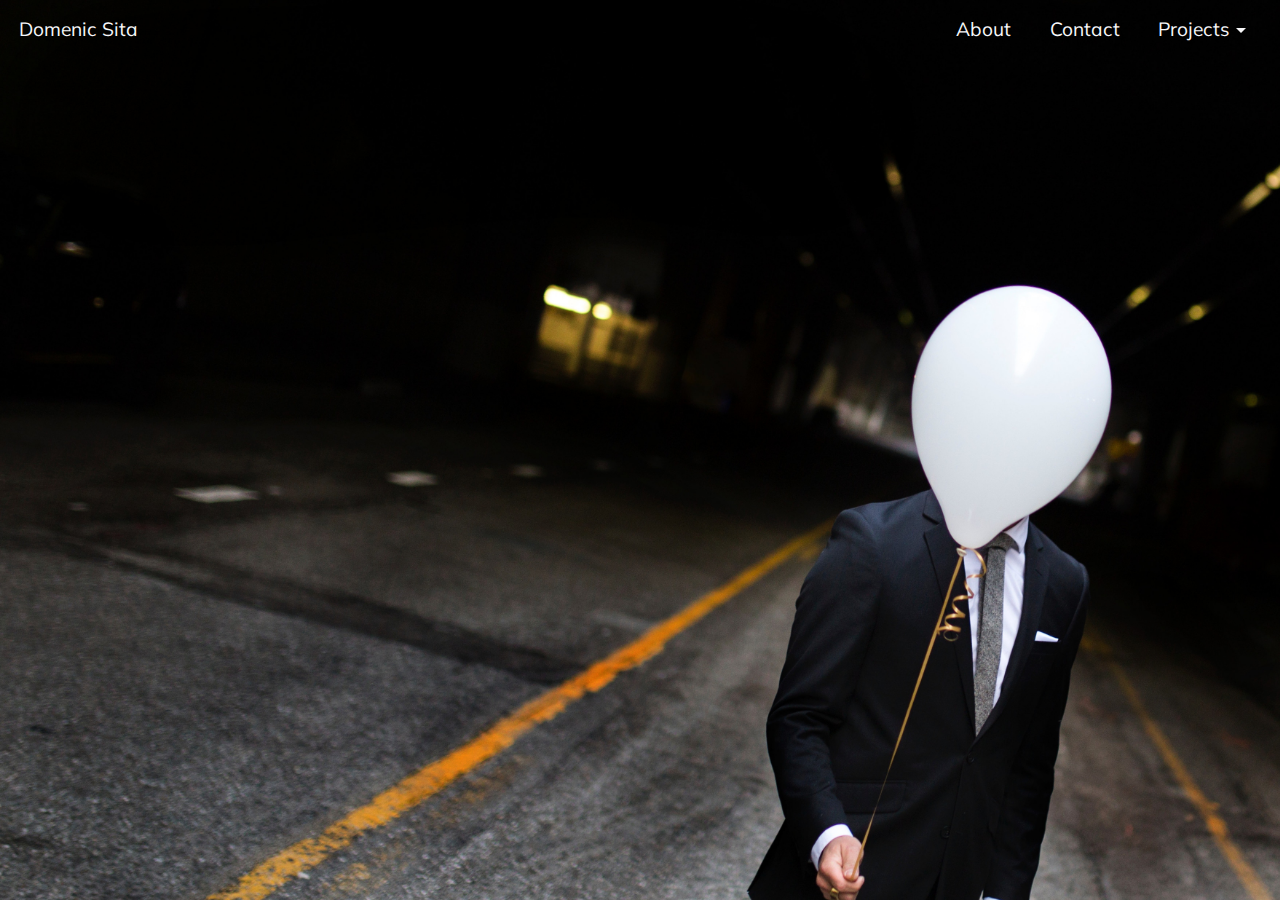
<file: index.html>
<!DOCTYPE html>
<html lang="en">
  <head>
    <meta charset="utf-8">
    <meta http-equiv="X-UA-Compatible" content="IE=edge">
    <link rel="icon" type="image/png" href="img/favicon-32x32.png">
    <meta name="viewport" content="width=device-width, initial-scale=1">
    <title>Domenic Sita</title>
    <link rel="stylesheet" href="css/main.css">

  </head>

  <body>
    <div id="main-page-bg">
        <div class="container-fluid">
            <div class="row justify-content-between">
                <div class="col">
                    <div class="row">
                        <a class="nav-link" href="index.html" id="sitename">Domenic Sita</a>
                    </div>
                </div>

                <div class="col">
                    <ul class="nav nav-pills justify-content-end">
                        <li class="nav-item">
                          <a class="nav-link" data-toggle="modal" data-target="#about"  href="#">About</a>
                        </li>
                        <li class="nav-item">
                            <a class="nav-link" data-toggle="modal" data-target="#contact-form"  href="#">Contact</a>
                        </li>
                        <li class="nav-item dropdown">
                          <a class="nav-link dropdown-toggle" data-toggle="dropdown" href="#" role="button" aria-haspopup="true" aria-expanded="false">Projects</a>
                          <div class="dropdown-menu">
                              <a class="dropdown-item" href="#" id="connect-open">Connect 4</a>
                              <a class="dropdown-item" href="#" id="calc-open">Calculator</a>
                              <a class="dropdown-item" href="eb.html" >Explodi-ball</a>
                          </div>
                        </li>
                    </ul>
                </div>
            </div>


        </div>
      <!-- Main Navigation -->
      <div class="container" >
        <!-- Calculator container -->
        <div class="container" id="calculator" style="display:none;">
          <div class="row justify-content-start">
            <a class="btn btn-danger" id="calc-close">X</a>

            <div class="container" id="clc-cnt">
              <div class="row">
                <div class="col-6">
                  <div><table>
                    <tr colspan="4"><div id="display"></div></tr>
                    <tr>    <td><button class="btn btn-secondary btn-lg" type="button" onclick="push('+')">+</button></td>
                       <td><button class="btn btn-secondary btn-lg" type="button" onclick="push(1)">1</button></td>
                       <td><button class="btn btn-secondary btn-lg" type="button" onclick="push(2)">2</button></td>
                       <td><button class="btn btn-secondary btn-lg" type="button" onclick="push(3)">3</button></td>
                       <td><button class="btn btn-secondary btn-lg" type="button" onclick="removeLast()">&larr;</button></td>
                    </tr><tr>
                       <td><button class="btn btn-secondary btn-lg" type="button" onclick="push('-')">-</button></td>
                       <td><button class="btn btn-secondary btn-lg" type="button" onclick="push(4)">4</button></td>
                       <td><button class="btn btn-secondary btn-lg" type="button" onclick="push(5)">5</button></td>
                       <td><button class="btn btn-secondary btn-lg" type="button" onclick="push(6)">6</button></td>
                    </tr><tr>
                       <td><button class="btn btn-secondary btn-lg" type="button" onclick="push('/')">/</button></td>
                       <td><button class="btn btn-secondary btn-lg" type="button" onclick="push(7)">7</button></td>
                       <td><button class="btn btn-secondary btn-lg" type="button" onclick="push(8)">8</button></td>
                       <td><button class="btn btn-secondary btn-lg" type="button" onclick="push(9)">9</button></td>
                       <td><button class="btn btn-secondary btn-lg" type="button" onclick="clearAll()">clear</button></td>
                    </tr><tr>
                       <td><button class="btn btn-secondary btn-lg" type="button" onclick="push('*')">*</button></td>
                       <td></td>
                       <td><button class="btn btn-secondary btn-lg" type="button" onclick="push(0)">0</button></td>
                       <td></td>
                       <td><button class="btn btn-secondary btn-lg" type="button" onclick="equals()">Enter</button></td>
                    </tr>
                  </table></div>
                  <div class="row justify-content-center">
                      <a href="https://github.com/domsita/Projects/blob/master/Website/calc.js" class="btn btn-outline-primary" target="_blank" id="see-more">Check out the code</a>
                  </div>

                </div>
                <div class="col-6">
                  <div id="result"></div>
                </div>
              </div>
            </div>
          </div>
        </div>
        <!-- End Calculator  -->
        <!-- Connect 4 container -->
        <div class="container" id="connect" style="display:none;">
          <div class="row justify-content-start">
            <a class="btn btn-danger" id="connect-close">X</a>
            <div class="container" id="cnct-cnt">
              <div class="row justify-content-center"><div id="topDisplay"><h1>CONNECT 4</h1></div></div>
              <div class="row justify-content-center"><div id="board"></div></div>
              <div class="row justify-content-center"><button id="newButton" class="btn" onclick="start()">PLAY</button></div>
              <div class="row justify-content-center">
                <a href="https://github.com/domsita/Projects/blob/master/Website/connect.js" class="btn" target="_blank">Check out the code</a>
              </div>
            </div>
          </div>
        </div>
        <!-- End Connect 4  -->
        </div>
      </div>


      <!-- Contact From Modal -->
      <div class="modal fade bd-modal-lg" id="contact-form" tabindex="-1" role="dialog" aria-labelledby="contact-form-modal" aria-hidden="true">
        <div class="modal-dialog modal-lg" role="document">
          <div class="modal-content">
            <div class="modal-header">  <h5 class="modal-title" id="contact-form-modal">Send me a Message.</h5>   </div>
            <div class="modal-body">
              <div class="container-fluid">
                <form action="scripts/sendMail.php" id="contact-form" method="post">


                  <div class="form-group row align-items-center">
                      <!-- name input -->
                      <label class="col-md-1 col-form-label col-form-label" for="name">Name:</label>
                      <div class="col-md-3">
                          <input class="form-control form-control-sm" name="name" type="text" value="" id="name">
                      </div>
                      <!-- email input -->
                      <label class="col-md-1 col-form-label col-form-label" for="email">Email:</label>
                      <div class="col-md-3">
                          <input class="form-control form-control-sm" name="email" type="text" value="" id="email">
                      </div>
                      <!-- phone input -->
                      <label class="col-md-1 col-form-label col-form-label" for="phone">Phone:</label>
                      <div class="col-md-3">
                          <input class="form-control form-control-sm" name="phone" type="tel" value="" id="phone">
                      </div>
                  </div>

                  <div class="form-group row align-items-center">
                    <label for="message" class="form-label">Message:</label>
                    <div class="col-md-7">
                      <textarea class="form-control" name="message" id="message" rows="4" style="width: 100%;"></textarea>
                    </div>

                    <label for="phone-pref" class="col-form-label">You Prefer:</label>
                    <div class="col-md-2">
                        <select class="form-control form-control-sm" name="phone-pref">
                            <option value="email-selected">Email</option>
                            <option value="phone-selected">Phone</option>
                            <option value="either-selected">Either</option>
                        </select>
                    </div>
                  </div>

                  <div class="row justify-content-center">
                      <div id="captchaBox">
                          <div id="submitBox"><input type="submit" id="submitContact" class="btn btn-primary" value="Send Message"></input></div>
                      </div>
                  </div>

                </form>
              </div>
            </div>

            <div class="modal-footer">
              <button type="button" class="btn btn-danger" data-dismiss="modal">Close</button>
            </div>
          </div>
        </div>
      </div><!-- End Contact Form -->

      <!-- About section Modal -->
      <div class="modal fade bd-modal-lg" id="about" tabindex="-1" role="dialog" aria-labelledby="about" aria-hidden="true">
        <div class="modal-dialog modal-lg" role="document">
          <div class="modal-content">
            <div class="modal-header">  <h2 class="modal-title" id="about">Thanks for taking a look at my site!</h2>   </div>
            <div class="modal-body">
              <div class="container-fluid">
                <div class="row justify-content-center">
                  <div class="col-md-3">
                    <img src="img/Dom.jpg" class="img-fluid rounded float-right" alt="ME!">
                  </div>
                  <div class="col-md-7">
                    <div class="row justify-content-center">
                      <p>My name is Domenic and I'm a web/software developer in Missouri.
                        I made this site to showcase some of the projects I've been working on recently and I plan to update it regularly.
                        Be sure to check back to see more of what I've been working on.</p>
                    </div>
                  </div>
                </div>
                <div class="row justify-content-center" id="about-links">
                  <div class="btn-group" role="group" aria-label="...">
                      <a href="/DSitaResume.pdf" class="btn btn-outline-primary">My Resume</a>
                      <a href="http://www.linkedin.com/in/domenic-sita" class="btn btn-outline-primary">LinkedIn</a>
                      <a href="http://github.com/domsita" class="btn btn-outline-primary">GitHub</a>
                      <a href="http://www.hackerrank.com/domsita" class="btn btn-outline-primary">HackerRank</a>
                      <a href="http://www.codewars.com/users/domsita" class="btn btn-outline-primary">CodeWars</a>
                  </div>
                </div>
                <div class="row justify-content-center" id="tech-skills">
                  <div class="col-md-9">
                      <div class="row"><div class="col-2">Strong:</div><div class="col-10">JavaScript, PHP, Python, MySQL</div></div>
                      <div class="row"><div class="col-2">Familiar:</div><div class="col-10">C, C#, Java</div></div>
                      <div class="row"><div class="col-2">Other:</div><div class="col-10">jQuery, WordPress, Bootstrap, SASS, JSON, AJAX, MEAN Stack (MongoDB, Express, Angular 4, Node.js)</div></div>
                      <div class="row"><div class="col-2">Software:</div><div class="col-10">Atom, Visual Studio, Visual Studio Code, Xcode, Adobe CS, Gimp, Dropbox, MAMP, XAMPP, Koala, Scout</div></div>
                  </div>
                </div>
              </div>
            </div>
            <div class="modal-footer">
              <button type="button" class="btn btn-primary" id="aToC">Contact Me</button>
              <button type="button" class="btn btn-danger" data-dismiss="modal">Close</button>
            </div>
          </div>
        </div>
      </div><!-- End Contact Form -->


    </div><!-- Background Image -->

    <script src="bower_components/jquery/dist/jquery.js"></script>
    <script src="bower_components/bootstrap/dist/js/bootstrap.js"></script>
    <script src="scripts/calc.js"></script>
    <script src="scripts/connect.js"></script>
    <script type="text/javascript">
        $('#aToC').click(function () {
          $('#about').modal('hide');
          $('#contact-form').modal('show');
        });

        $('#project-button').on('click', function(){
          $( '#project-links' ).toggle();
        });

        $('#connect-open').on('click', function() {
          $('#calculator').hide();
          $('#connect').toggle();
        });

        $('#connect-close').on('click', function() {
          $('#connect').hide();
        });

        $('#calc-open').on('click', function() {
          $('#connect').hide();
          $('#calculator').toggle();
        });

        $('#calc-close').on('click', function() {
          $('#calculator').hide();
        })

    </script>

  </body>
</html>
</file>
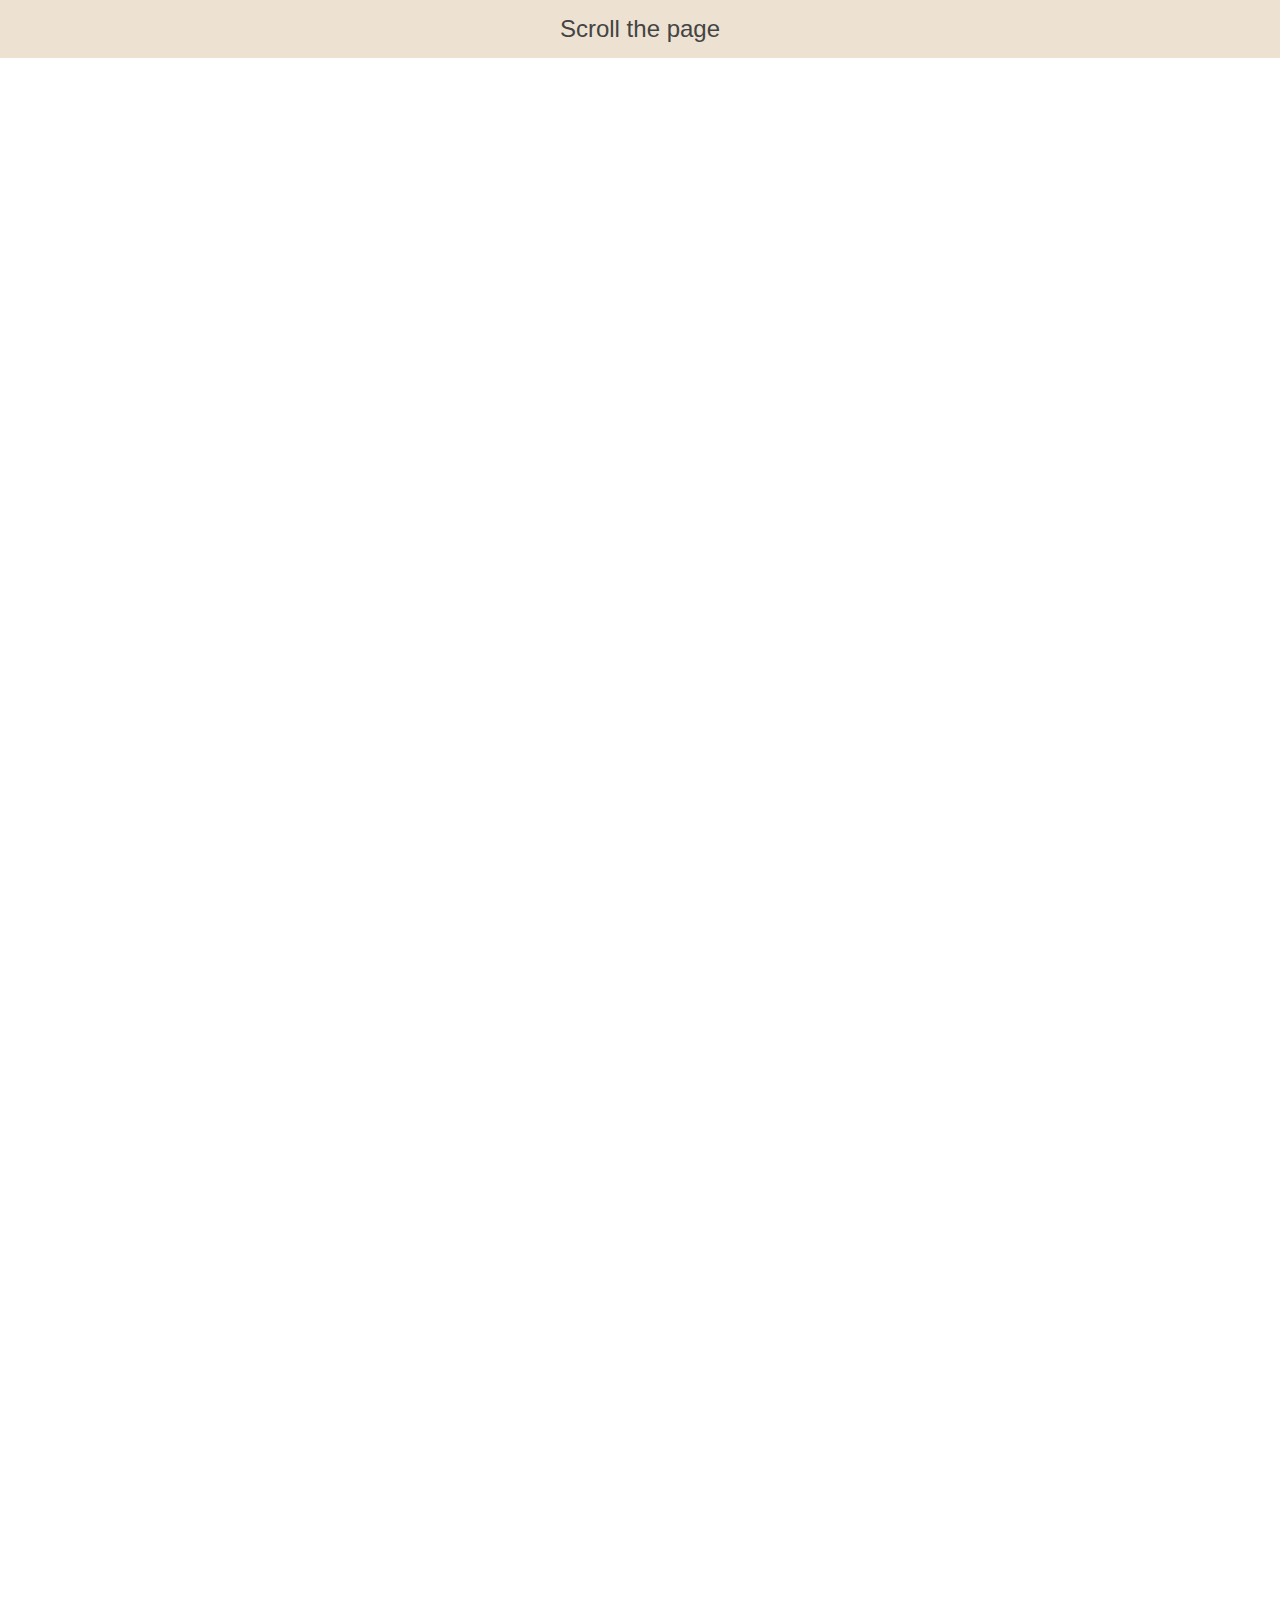
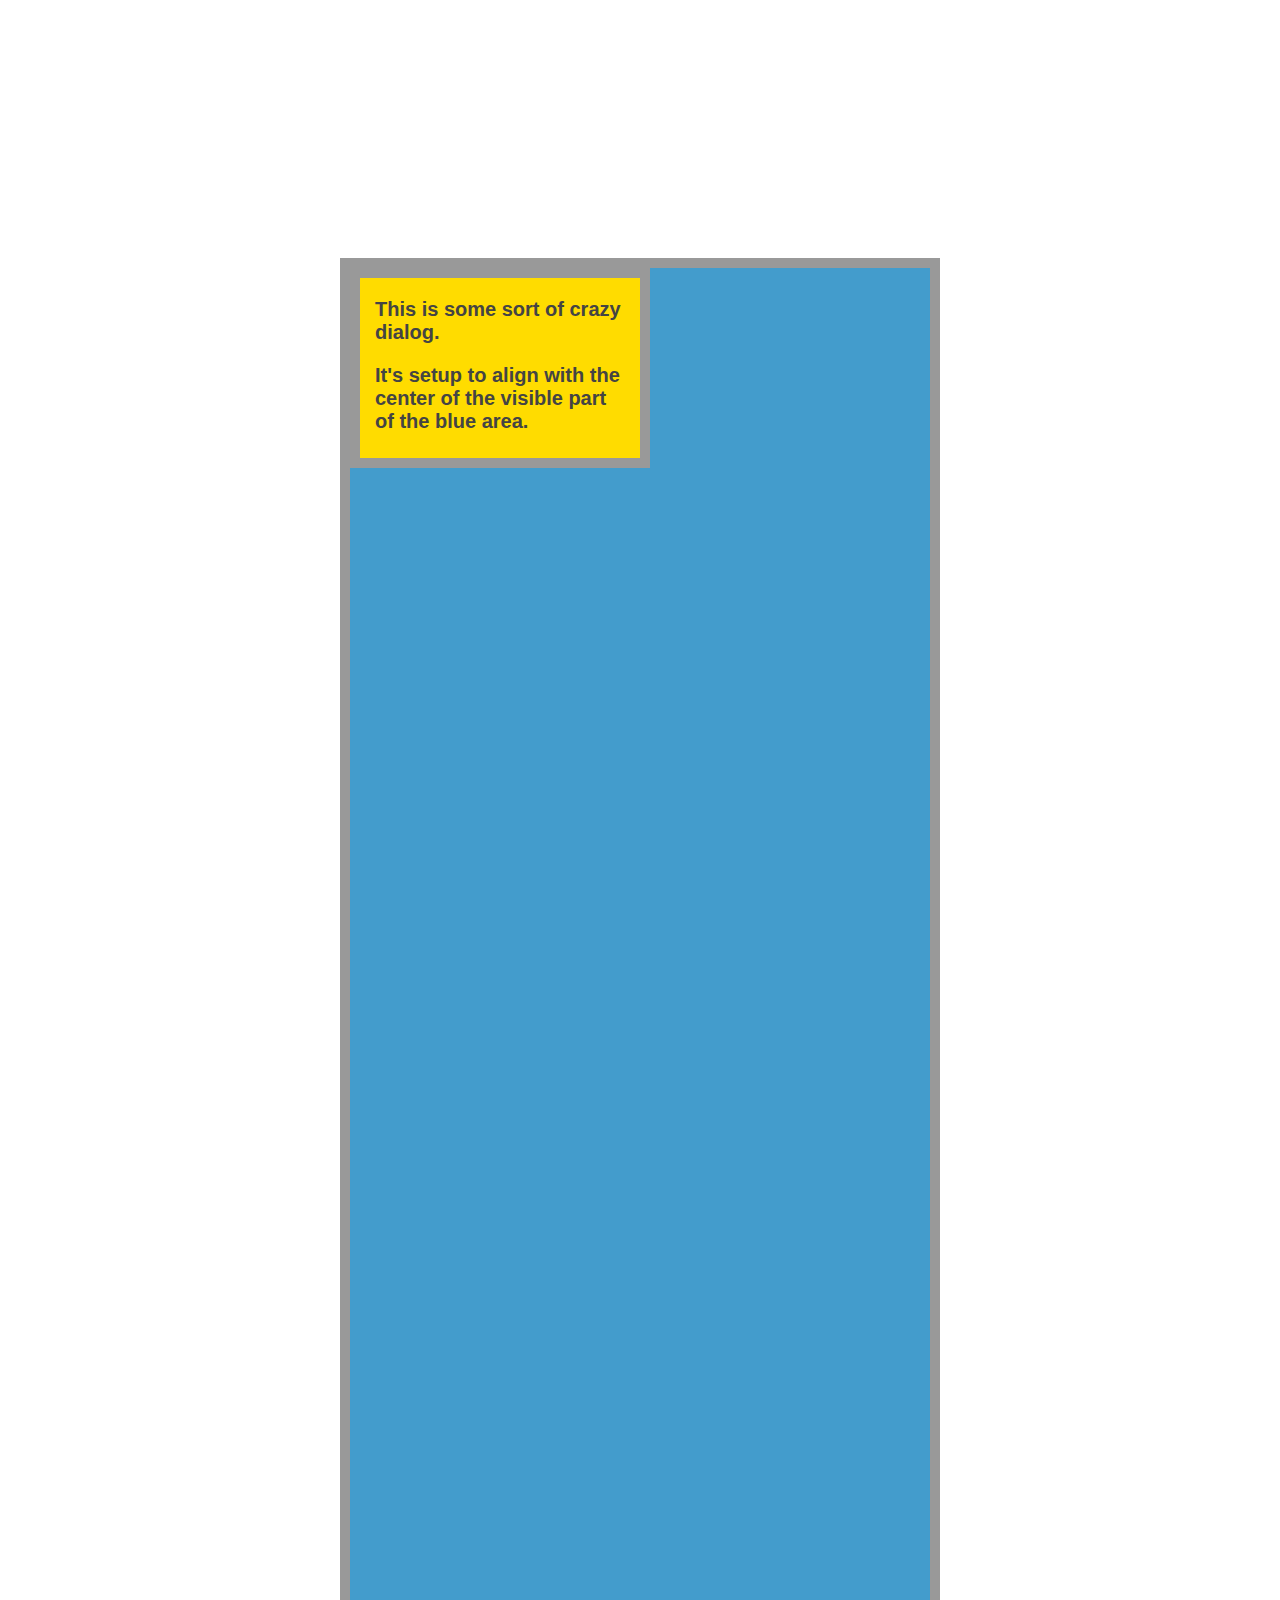
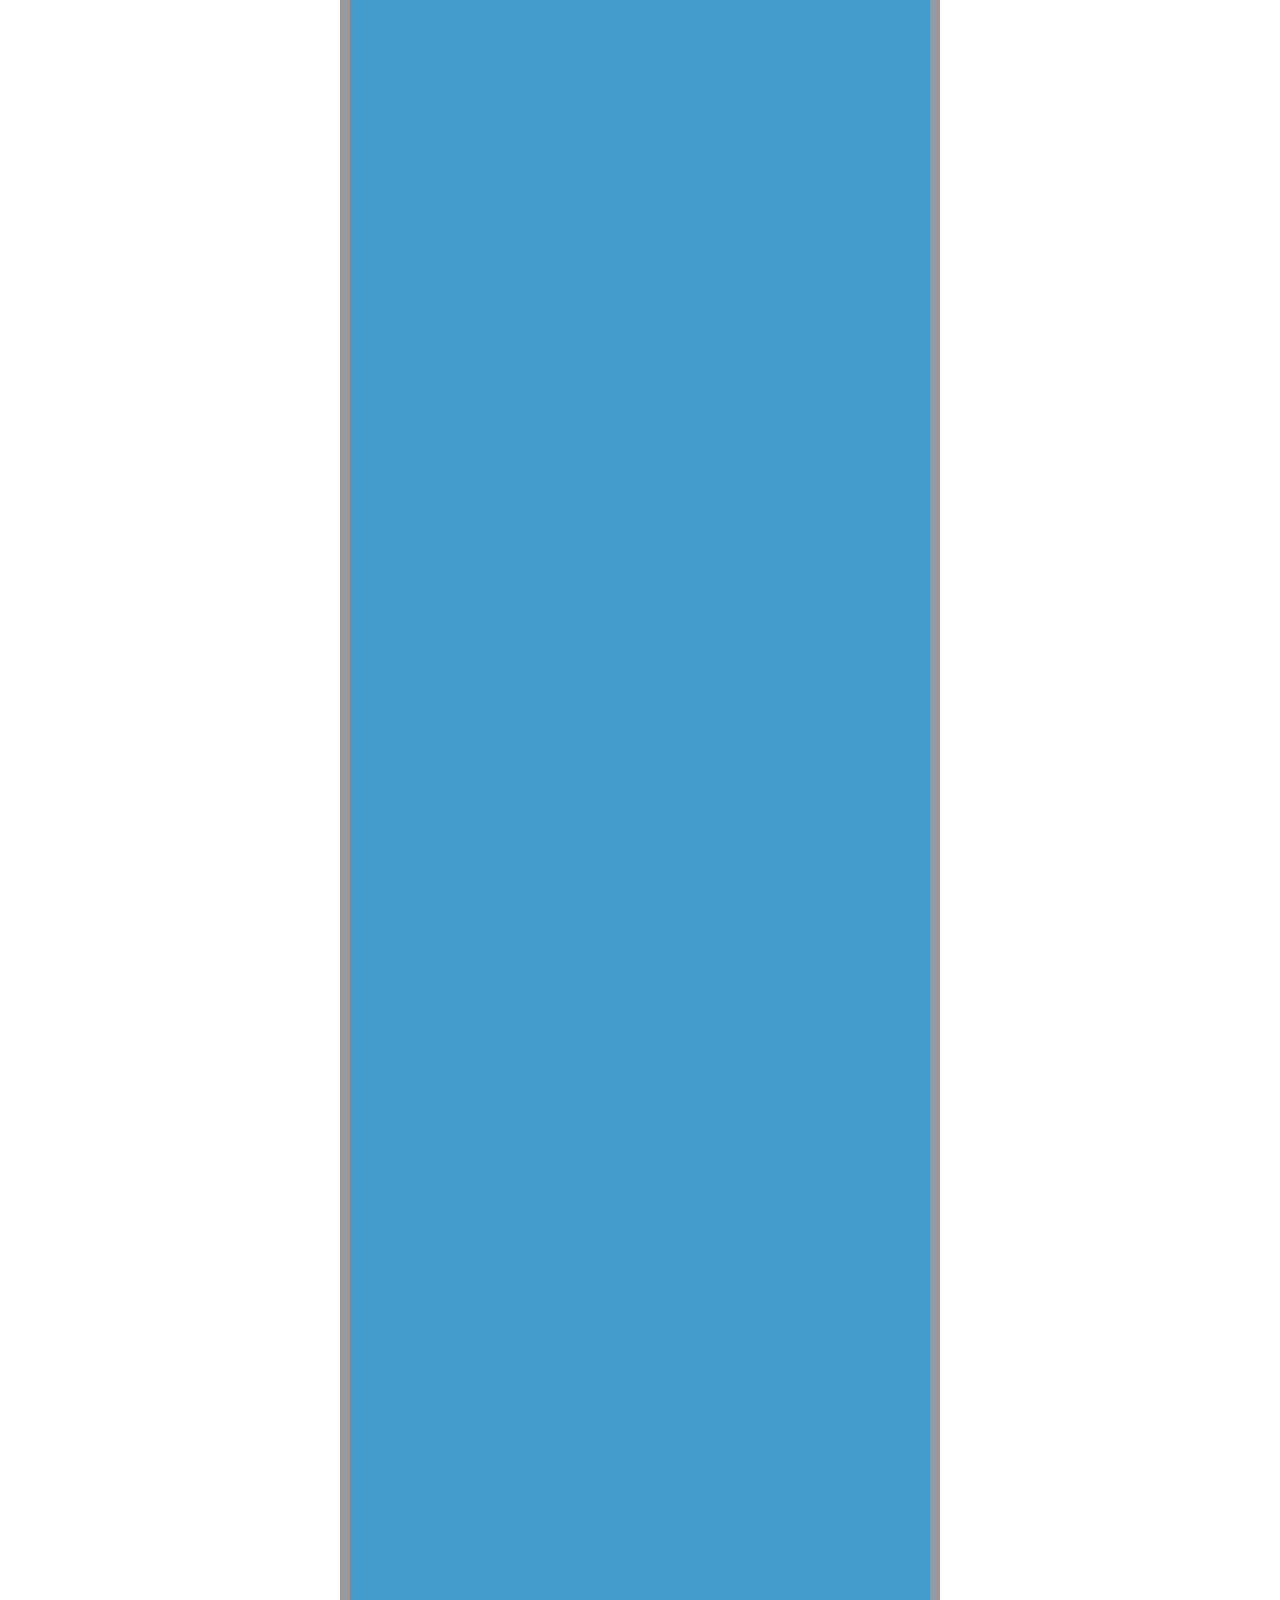
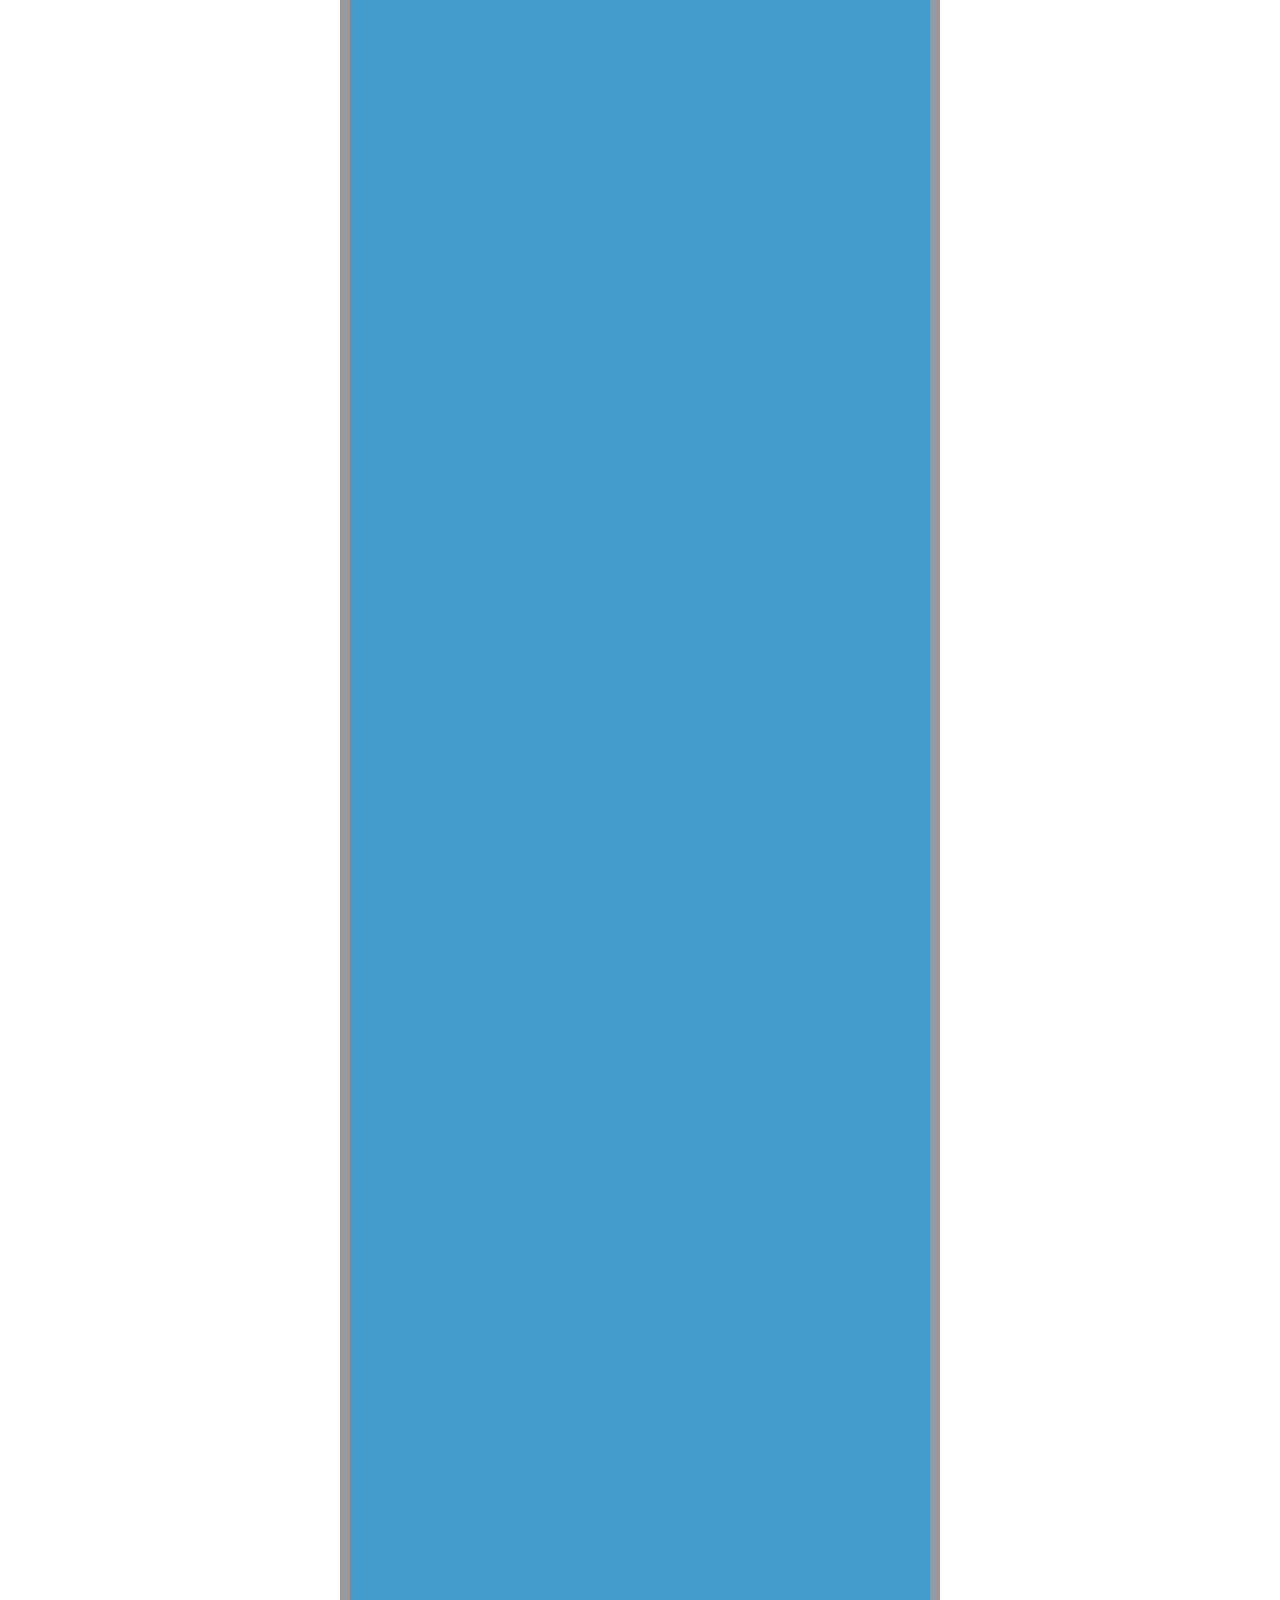
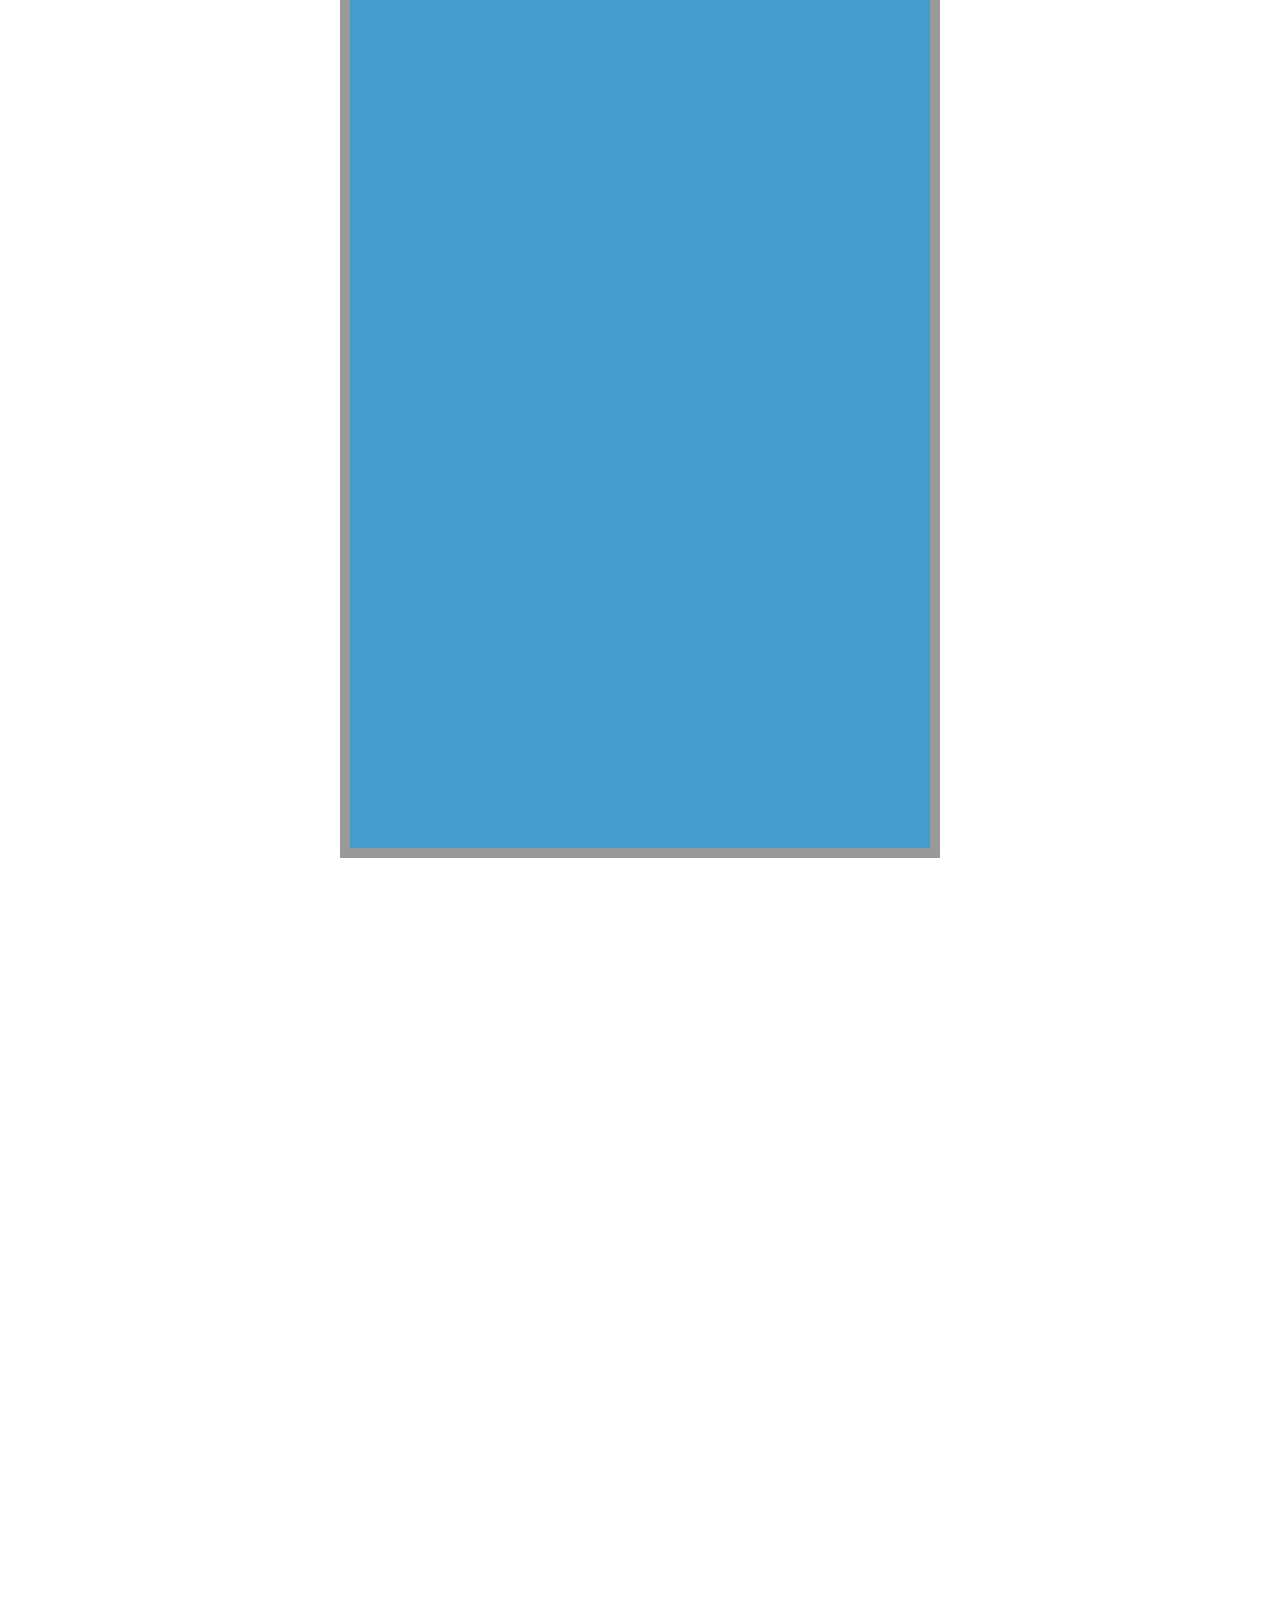
<file: bower_components/tether/examples/content-visible/index.html>
<!DOCTYPE html>
<html>
    <head>
        <link rel="stylesheet" href="../resources/css/base.css" />
    </head>
    <body>

    <div class="instructions">Scroll the page</div>

    <style>
      .instructions {
        width: 100%;
        text-align: center;
        font-size: 24px;
        padding: 15px;
        background-color: rgba(210, 180, 140, 0.4);
      }

      * {
        box-sizing: border-box;
      }
      body {
        min-height: 1200vh;
        height: 100%;
      }

      .content-box {
        width: 600px;
        border: 10px solid #999;
        height: 600vh;
        background-color: #439CCC;
        margin: 200vh auto;
      }
      .element {
        border: 10px solid #999;
        background-color: #FFDC00;
        width: 300px;
        height: 200px;
        padding: 0 15px;
        font-size: 20px;
        font-weight: bold;
      }
    </style>

    <div class="content-box">
      <div class="element">
        <p>This is some sort of crazy dialog.</p>

        <p>It's setup to align with the center of the visible part of the blue area.</p>
      </div>
    </div>

    <script src="//github.hubspot.com/tether/dist/js/tether.js"></script>
    <script>
      new Tether({
        element: '.element',
        target: '.content-box',
        attachment: 'middle center',
        targetAttachment: 'middle center',
        targetModifier: 'visible'
      });
    </script>
  </body>
</html>
</file>
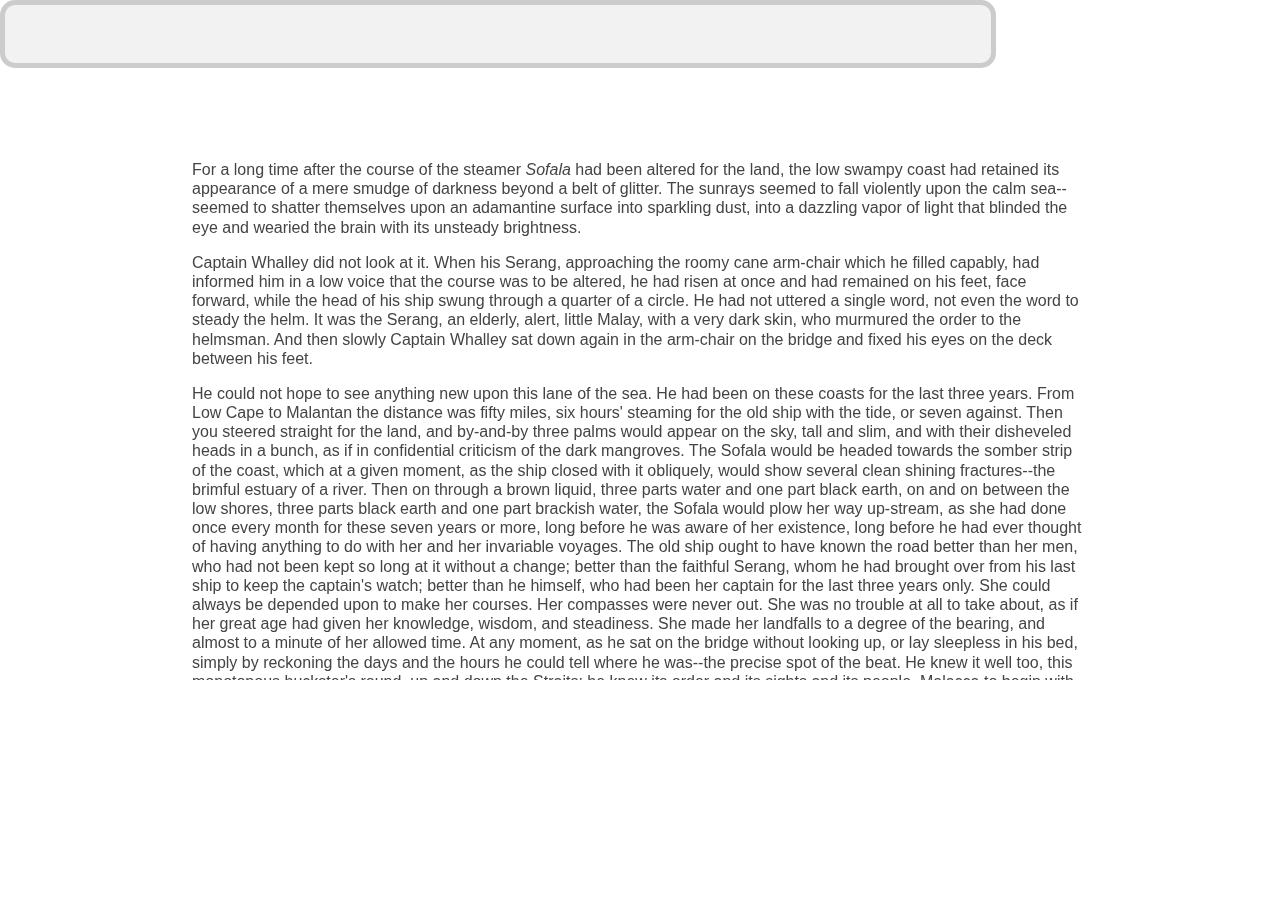
<file: bower_components/tether/examples/element-scroll/index.html>
<!DOCTYPE html>
<html>
    <head>
      <link rel="stylesheet" href="../resources/css/base.css" />
    </head>
    <body>

    <div class="scroll">
      <p>For a long time after the course of the steamer <em>Sofala</em> had been
      altered for the land, the low swampy coast had retained its appearance
      of a mere smudge of darkness beyond a belt of glitter. The sunrays
      seemed to fall violently upon the calm sea--seemed to shatter themselves
      upon an adamantine surface into sparkling dust, into a dazzling vapor
      of light that blinded the eye and wearied the brain with its unsteady
      brightness.</p>

      <p>Captain Whalley did not look at it. When his Serang, approaching the
      roomy cane arm-chair which he filled capably, had informed him in a low
      voice that the course was to be altered, he had risen at once and had
      remained on his feet, face forward, while the head of his ship swung
      through a quarter of a circle. He had not uttered a single word, not
      even the word to steady the helm. It was the Serang, an elderly, alert,
      little Malay, with a very dark skin, who murmured the order to the
      helmsman. And then slowly Captain Whalley sat down again in the
      arm-chair on the bridge and fixed his eyes on the deck between his feet.</p>

      <p>He could not hope to see anything new upon this lane of the sea. He had
      been on these coasts for the last three years. From Low Cape to Malantan
      the distance was fifty miles, six hours' steaming for the old ship with
      the tide, or seven against. Then you steered straight for the land, and
      by-and-by three palms would appear on the sky, tall and slim, and with
      their disheveled heads in a bunch, as if in confidential criticism of
      the dark mangroves. The Sofala would be headed towards the somber
      strip of the coast, which at a given moment, as the ship closed with
      it obliquely, would show several clean shining fractures--the brimful
      estuary of a river. Then on through a brown liquid, three parts water
      and one part black earth, on and on between the low shores, three parts
      black earth and one part brackish water, the Sofala would plow her way
      up-stream, as she had done once every month for these seven years or
      more, long before he was aware of her existence, long before he had ever
      thought of having anything to do with her and her invariable voyages.
      The old ship ought to have known the road better than her men, who had
      not been kept so long at it without a change; better than the faithful
      Serang, whom he had brought over from his last ship to keep the
      captain's watch; better than he himself, who had been her captain for
      the last three years only. She could always be depended upon to make her
      courses. Her compasses were never out. She was no trouble at all to
      take about, as if her great age had given her knowledge, wisdom, and
      steadiness. She made her landfalls to a degree of the bearing, and
      almost to a minute of her allowed time. At any moment, as he sat on
      the bridge without looking up, or lay sleepless in his bed, simply by
      reckoning the days and the hours he could tell where he was--the precise
      spot of the beat. He knew it well too, this monotonous huckster's
      round, up and down the Straits; he knew its order and its sights and its
      people. Malacca to begin with, in at daylight and out at dusk, to cross
      over with a rigid phosphorescent wake this highway of the Far East.
      Darkness and gleams on the water, clear stars on a black sky, perhaps
      the lights of a home steamer keeping her unswerving course in the
      middle, or maybe the elusive shadow of a native craft with her mat sails
      flitting by silently--and the low land on the other side in sight
      at daylight. At noon the three palms of the next place of call, up a
      sluggish river. The only white man residing there was a retired young
      sailor, with whom he had become friendly in the course of many voyages.
      Sixty miles farther on there was another place of call, a deep bay with
      only a couple of houses on the beach. And so on, in and out, picking
      up coastwise cargo here and there, and finishing with a hundred miles'
      steady steaming through the maze of an archipelago of small islands up
      to a large native town at the end of the beat. There was a three days'
      rest for the old ship before he started her again in inverse order,
      seeing the same shores from another bearing, hearing the same voices
      in the same places, back again to the Sofala's port of registry on
      the great highway to the East, where he would take up a berth nearly
      opposite the big stone pile of the harbor office till it was time to
      start again on the old round of 1600 miles and thirty days. Not a very
      enterprising life, this, for Captain Whalley, Henry Whalley, otherwise
      Dare-devil Harry--Whalley of the Condor, a famous clipper in her day.
      No. Not a very enterprising life for a man who had served famous firms,
      who had sailed famous ships (more than one or two of them his own); who
      had made famous passages, had been the pioneer of new routes and new
      trades; who had steered across the unsurveyed tracts of the South Seas,
      and had seen the sun rise on uncharted islands. Fifty years at sea, and
      forty out in the East ("a pretty thorough apprenticeship," he used
      to remark smilingly), had made him honorably known to a generation of
      shipowners and merchants in all the ports from Bombay clear over to
      where the East merges into the West upon the coast of the two Americas.
      His fame remained writ, not very large but plain enough, on the
      Admiralty charts. Was there not somewhere between Australia and China a
      Whalley Island and a Condor Reef? On that dangerous coral formation the
      celebrated clipper had hung stranded for three days, her captain and
      crew throwing her cargo overboard with one hand and with the other, as
      it were, keeping off her a flotilla of savage war-canoes. At that time
      neither the island nor the reef had any official existence. Later the
      officers of her Majesty's steam vessel Fusilier, dispatched to make a
      survey of the route, recognized in the adoption of these two names the
      enterprise of the man and the solidity of the ship. Besides, as anyone
      who cares may see, the "General Directory," vol. ii. p. 410, begins the
      description of the "Malotu or Whalley Passage" with the words: "This
      advantageous route, first discovered in 1850 by Captain Whalley in the
      ship Condor," &amp;c., and ends by recommending it warmly to sailing vessels
      leaving the China ports for the south in the months from December to
      April inclusive.</p>

      <p>This was the clearest gain he had out of life. Nothing could rob him
      of this kind of fame. The piercing of the Isthmus of Suez, like the
      breaking of a dam, had let in upon the East a flood of new ships, new
      men, new methods of trade. It had changed the face of the Eastern seas
      and the very spirit of their life; so that his early experiences meant
      nothing whatever to the new generation of seamen.</p>

      <p>In those bygone days he had handled many thousands of pounds of his
      employers' money and of his own; he had attended faithfully, as by law
      a shipmaster is expected to do, to the conflicting interests of owners,
      charterers, and underwriters. He had never lost a ship or consented to
      a shady transaction; and he had lasted well, outlasting in the end the
      conditions that had gone to the making of his name. He had buried his
      wife (in the Gulf of Petchili), had married off his daughter to the man
      of her unlucky choice, and had lost more than an ample competence in the
      crash of the notorious Travancore and Deccan Banking Corporation, whose
      downfall had shaken the East like an earthquake. And he was sixty-five
      years old.</p>

      <p>His age sat lightly enough on him; and of his ruin he was not ashamed.
      He had not been alone to believe in the stability of the Banking
      Corporation. Men whose judgment in matters of finance was as expert as
      his seamanship had commended the prudence of his investments, and had
      themselves lost much money in the great failure. The only difference
      between him and them was that he had lost his all. And yet not his all.
      There had remained to him from his lost fortune a very pretty little
      bark, Fair Maid, which he had bought to occupy his leisure of a retired
      sailor--"to play with," as he expressed it himself.</p>

      <p>He had formally declared himself tired of the sea the year preceding his
      daughter's marriage. But after the young couple had gone to settle in
      Melbourne he found out that he could not make himself happy on shore. He
      was too much of a merchant sea-captain for mere yachting to satisfy him.
      He wanted the illusion of affairs; and his acquisition of the Fair
      Maid preserved the continuity of his life. He introduced her to his
      acquaintances in various ports as "my last command." When he grew too
      old to be trusted with a ship, he would lay her up and go ashore to be
      buried, leaving directions in his will to have the bark towed out and
      scuttled decently in deep water on the day of the funeral. His daughter
      would not grudge him the satisfaction of knowing that no stranger would
      handle his last command after him. With the fortune he was able to leave
      her, the value of a 500-ton bark was neither here nor there. All this
      would be said with a jocular twinkle in his eye: the vigorous old man
      had too much vitality for the sentimentalism of regret; and a little
      wistfully withal, because he was at home in life, taking a genuine
      pleasure in its feelings and its possessions; in the dignity of his
      reputation and his wealth, in his love for his daughter, and in his
      satisfaction with the ship--the plaything of his lonely leisure.</p>

      <p>He had the cabin arranged in accordance with his simple ideal of comfort
      at sea. A big bookcase (he was a great reader) occupied one side of his
      stateroom; the portrait of his late wife, a flat bituminous oil-painting
      representing the profile and one long black ringlet of a young woman,
      faced his bed-place. Three chronometers ticked him to sleep and greeted
      him on waking with the tiny competition of their beats. He rose at five
      every day. The officer of the morning watch, drinking his early cup
      of coffee aft by the wheel, would hear through the wide orifice of the
      copper ventilators all the splashings, blowings, and splutterings of
      his captain's toilet. These noises would be followed by a sustained
      deep murmur of the Lord's Prayer recited in a loud earnest voice. Five
      minutes afterwards the head and shoulders of Captain Whalley emerged
      out of the companion-hatchway. Invariably he paused for a while on the
      stairs, looking all round at the horizon; upwards at the trim of the
      sails; inhaling deep draughts of the fresh air. Only then he would step
      out on the poop, acknowledging the hand raised to the peak of the cap
      with a majestic and benign "Good morning to you." He walked the deck
      till eight scrupulously. Sometimes, not above twice a year, he had to
      use a thick cudgel-like stick on account of a stiffness in the hip--a
      slight touch of rheumatism, he supposed. Otherwise he knew nothing of
      the ills of the flesh. At the ringing of the breakfast bell he went
      below to feed his canaries, wind up the chronometers, and take the
      head of the table. From there he had before his eyes the big carbon
      photographs of his daughter, her husband, and two fat-legged babies
      --his grandchildren--set in black frames into the maplewood bulkheads
      of the cuddy. After breakfast he dusted the glass over these portraits
      himself with a cloth, and brushed the oil painting of his wife with a
      plumate kept suspended from a small brass hook by the side of the heavy
      gold frame. Then with the door of his stateroom shut, he would sit down
      on the couch under the portrait to read a chapter out of a thick pocket
      Bible--her Bible. But on some days he only sat there for half an hour
      with his finger between the leaves and the closed book resting on his
      knees. Perhaps he had remembered suddenly how fond of boat-sailing she
      used to be.</p>

      <p>She had been a real shipmate and a true woman too. It was like an
      article of faith with him that there never had been, and never could be,
      a brighter, cheerier home anywhere afloat or ashore than his home under
      the poop-deck of the Condor, with the big main cabin all white and gold,
      garlanded as if for a perpetual festival with an unfading wreath. She
      had decorated the center of every panel with a cluster of home flowers.
      It took her a twelvemonth to go round the cuddy with this labor of love.
      To him it had remained a marvel of painting, the highest achievement of
      taste and skill; and as to old Swinburne, his mate, every time he
      came down to his meals he stood transfixed with admiration before the
      progress of the work. You could almost smell these roses, he declared,
      sniffing the faint flavor of turpentine which at that time pervaded the
      saloon, and (as he confessed afterwards) made him somewhat less hearty
      than usual in tackling his food. But there was nothing of the sort to
      interfere with his enjoyment of her singing. "Mrs. Whalley is a regular
      out-and-out nightingale, sir," he would pronounce with a judicial air
      after listening profoundly over the skylight to the very end of the
      piece. In fine weather, in the second dog-watch, the two men could hear
      her trills and roulades going on to the accompaniment of the piano in
      the cabin. On the very day they got engaged he had written to London
      for the instrument; but they had been married for over a year before it
      reached them, coming out round the Cape. The big case made part of the
      first direct general cargo landed in Hong-kong harbor--an event that to
      the men who walked the busy quays of to-day seemed as hazily remote as
      the dark ages of history. But Captain Whalley could in a half hour of
      solitude live again all his life, with its romance, its idyl, and its
      sorrow. He had to close her eyes himself. She went away from under the
      ensign like a sailor's wife, a sailor herself at heart. He had read
      the service over her, out of her own prayer-book, without a break in his
      voice. When he raised his eyes he could see old Swinburne facing him
      with his cap pressed to his breast, and his rugged, weather-beaten,
      impassive face streaming with drops of water like a lump of chipped red
      granite in a shower. It was all very well for that old sea-dog to cry.
      He had to read on to the end; but after the splash he did not remember
      much of what happened for the next few days. An elderly sailor of the
      crew, deft at needlework, put together a mourning frock for the child
      out of one of her black skirts.</p>

      <p>He was not likely to forget; but you cannot dam up life like a sluggish
      stream. It will break out and flow over a man's troubles, it will close
      upon a sorrow like the sea upon a dead body, no matter how much love has
      gone to the bottom. And the world is not bad. People had been very
      kind to him; especially Mrs. Gardner, the wife of the senior partner
      in Gardner, Patteson, &amp; Co., the owners of the Condor. It was she who
      volunteered to look after the little one, and in due course took her to
      England (something of a journey in those days, even by the overland
      mail route) with her own girls to finish her education. It was ten years
      before he saw her again.</p>

      <p>As a little child she had never been frightened of bad weather; she
      would beg to be taken up on deck in the bosom of his oilskin coat to
      watch the big seas hurling themselves upon the Condor. The swirl and
      crash of the waves seemed to fill her small soul with a breathless
      delight. "A good boy spoiled," he used to say of her in joke. He had
      named her Ivy because of the sound of the word, and obscurely fascinated
      by a vague association of ideas. She had twined herself tightly round
      his heart, and he intended her to cling close to her father as to a
      tower of strength; forgetting, while she was little, that in the nature
      of things she would probably elect to cling to someone else. But
      he loved life well enough for even that event to give him a certain
      satisfaction, apart from his more intimate feeling of loss.</p>

      <p>After he had purchased the Fair Maid to occupy his loneliness, he
      hastened to accept a rather unprofitable freight to Australia simply for
      the opportunity of seeing his daughter in her own home. What made him
      dissatisfied there was not to see that she clung now to somebody else,
      but that the prop she had selected seemed on closer examination "a
      rather poor stick"--even in the matter of health. He disliked his
      son-in-law's studied civility perhaps more than his method of
      handling the sum of money he had given Ivy at her marriage. But of his
      apprehensions he said nothing. Only on the day of his departure, with
      the hall-door open already, holding her hands and looking steadily into
      her eyes, he had said, "You know, my dear, all I have is for you and the
      chicks. Mind you write to me openly." She had answered him by an almost
      imperceptible movement of her head. She resembled her mother in
      the color of her eyes, and in character--and also in this, that she
      understood him without many words.</p>

      <p>Sure enough she had to write; and some of these letters made Captain
      Whalley lift his white eye-brows. For the rest he considered he was
      reaping the true reward of his life by being thus able to produce on
      demand whatever was needed. He had not enjoyed himself so much in a
      way since his wife had died. Characteristically enough his son-in-law's
      punctuality in failure caused him at a distance to feel a sort of
      kindness towards the man. The fellow was so perpetually being jammed on
      a lee shore that to charge it all to his reckless navigation would be
      manifestly unfair. No, no! He knew well what that meant. It was bad
      luck. His own had been simply marvelous, but he had seen in his life too
      many good men--seamen and others--go under with the sheer weight of bad
      luck not to recognize the fatal signs. For all that, he was cogitating
      on the best way of tying up very strictly every penny he had to leave,
      when, with a preliminary rumble of rumors (whose first sound reached
      him in Shanghai as it happened), the shock of the big failure came;
      and, after passing through the phases of stupor, of incredulity, of
      indignation, he had to accept the fact that he had nothing to speak of
      to leave.</p>

      <p>Upon that, as if he had only waited for this catastrophe, the unlucky
      man, away there in Melbourne, gave up his unprofitable game, and sat
      down--in an invalid's bath-chair at that too. "He will never walk
      again," wrote the wife. For the first time in his life Captain Whalley
      was a bit staggered.</p>

      <p>The Fair Maid had to go to work in bitter earnest now. It was no longer
      a matter of preserving alive the memory of Dare-devil Harry Whalley in
      the Eastern Seas, or of keeping an old man in pocket-money and clothes,
      with, perhaps, a bill for a few hundred first-class cigars thrown in at
      the end of the year. He would have to buckle-to, and keep her going hard
      on a scant allowance of gilt for the ginger-bread scrolls at her stem
      and stern.</p>

      <p>This necessity opened his eyes to the fundamental changes of the world.
      Of his past only the familiar names remained, here and there, but
      the things and the men, as he had known them, were gone. The name of
      Gardner, Patteson, &amp; Co. was still displayed on the walls of warehouses
      by the waterside, on the brass plates and window-panes in the business
      quarters of more than one Eastern port, but there was no longer a
      Gardner or a Patteson in the firm. There was no longer for Captain
      Whalley an arm-chair and a welcome in the private office, with a bit of
      business ready to be put in the way of an old friend, for the sake of
      bygone services. The husbands of the Gardner girls sat behind the desks
      in that room where, long after he had left the employ, he had kept his
      right of entrance in the old man's time. Their ships now had yellow
      funnels with black tops, and a time-table of appointed routes like a
      confounded service of tramways. The winds of December and June were all
      one to them; their captains (excellent young men he doubted not) were,
      to be sure, familiar with Whalley Island, because of late years the
      Government had established a white fixed light on the north end (with
      a red danger sector over the Condor Reef), but most of them would have
      been extremely surprised to hear that a flesh-and-blood Whalley still
      existed--an old man going about the world trying to pick up a cargo here
      and there for his little bark.</p>

      <p>And everywhere it was the same. Departed the men who would have nodded
      appreciatively at the mention of his name, and would have thought
      themselves bound in honor to do something for Dare-devil Harry Whalley.
      Departed the opportunities which he would have known how to seize; and
      gone with them the white-winged flock of clippers that lived in the
      boisterous uncertain life of the winds, skimming big fortunes out of
      the foam of the sea. In a world that pared down the profits to an
      irreducible minimum, in a world that was able to count its disengaged
      tonnage twice over every day, and in which lean charters were snapped up
      by cable three months in advance, there were no chances of fortune for
      an individual wandering haphazard with a little bark--hardly indeed any
      room to exist.</p>

      <p>He found it more difficult from year to year. He suffered greatly from
      the smallness of remittances he was able to send his daughter. Meantime
      he had given up good cigars, and even in the matter of inferior cheroots
      limited himself to six a day. He never told her of his difficulties, and
      she never enlarged upon her struggle to live. Their confidence in each
      other needed no explanations, and their perfect understanding endured
      without protestations of gratitude or regret. He would have been shocked
      if she had taken it into her head to thank him in so many words, but
      he found it perfectly natural that she should tell him she needed two
      hundred pounds.</p>

      <p>He had come in with the Fair Maid in ballast to look for a freight in
      the Sofala's port of registry, and her letter met him there. Its tenor
      was that it was no use mincing matters. Her only resource was in opening
      a boarding-house, for which the prospects, she judged, were good. Good
      enough, at any rate, to make her tell him frankly that with two hundred
      pounds she could make a start. He had torn the envelope open, hastily,
      on deck, where it was handed to him by the ship-chandler's runner, who
      had brought his mail at the moment of anchoring. For the second time
      in his life he was appalled, and remained stock-still at the cabin door
      with the paper trembling between his fingers. Open a boarding-house! Two
      hundred pounds for a start! The only resource! And he did not know where
      to lay his hands on two hundred pence.</p>

      <p>All that night Captain Whalley walked the poop of his anchored ship, as
      though he had been about to close with the land in thick weather, and
      uncertain of his position after a run of many gray days without a sight
      of sun, moon, or stars. The black night twinkled with the guiding lights
      of seamen and the steady straight lines of lights on shore; and all
      around the Fair Maid the riding lights of ships cast trembling trails
      upon the water of the roadstead. Captain Whalley saw not a gleam
      anywhere till the dawn broke and he found out that his clothing was
      soaked through with the heavy dew.</p>

      <p>His ship was awake. He stopped short, stroked his wet beard, and
      descended the poop ladder backwards, with tired feet. At the sight
      of him the chief officer, lounging about sleepily on the quarterdeck,
      remained open-mouthed in the middle of a great early-morning yawn.</p>

      <p>"Good morning to you," pronounced Captain Whalley solemnly, passing into
      the cabin. But he checked himself in the doorway, and without looking
      back, "By the bye," he said, "there should be an empty wooden case put
      away in the lazarette. It has not been broken up--has it?"</p>

      <p>The mate shut his mouth, and then asked as if dazed, "What empty case,
      sir?"</p>

      <p>"A big flat packing-case belonging to that painting in my room. Let it
      be taken up on deck and tell the carpenter to look it over. I may want
      to use it before long."</p>

      <p>The chief officer did not stir a limb till he had heard the door of the
      captain's state-room slam within the cuddy. Then he beckoned aft the
      second mate with his forefinger to tell him that there was something "in
      the wind."</p>

      <p>When the bell rang Captain Whalley's authoritative voice boomed out
      through a closed door, "Sit down and don't wait for me." And his
      impressed officers took their places, exchanging looks and whispers
      across the table. What! No breakfast? And after apparently knocking
      about all night on deck, too! Clearly, there was something in the wind.
      In the skylight above their heads, bowed earnestly over the plates,
      three wire cages rocked and rattled to the restless jumping of the
      hungry canaries; and they could detect the sounds of their "old
      man's" deliberate movements within his state-room. Captain Whalley was
      methodically winding up the chronometers, dusting the portrait of
      his late wife, getting a clean white shirt out of the drawers, making
      himself ready in his punctilious unhurried manner to go ashore. He could
      not have swallowed a single mouthful of food that morning. He had made
      up his mind to sell the Fair Maid.</p>
    </div>

    <div class="pointer"></div>

    <style>
      body {
        cursor: pointer;
      }
      .scroll {
        height: 80vh;
        width: 80vw;
        max-height: 600px;
        position: fixed;
        top: 5em;
        left: 10vw;

        overflow-y: scroll;
        padding: 4em;
        box-sizing: border-box;
        line-height: 1.2;
      }
      .scroll::-webkit-scrollbar, .scroll::-webkit-scrollbar-track, .scroll::-webkit-scrollbar-thumb {
        display: none;
      }

      .pointer {
        height: 3.6em;
        width: 77vw;
        border: 5px solid #CCC;
        border-radius: 15px;
        background-color: rgba(0, 0, 0, 0.05);
        pointer-events: none;
      }
      .highlight {
        background-color: rgba(255, 255, 0, 0.3);
      }
      .hover {
        background-color: rgba(0, 255, 255, 0.2);
      }
    </style>

    <script src="//github.hubspot.com/tether/dist/js/tether.js"></script>
    <script>
      var pointer = document.querySelector('.pointer');
      var scroll = document.querySelector('.scroll');

      // This creates the pointer tether and links it up
      // with the scroll handle
      new Tether({
        element: pointer,
        target: scroll,
        attachment: 'middle right',
        targetAttachment: 'middle left',
        targetModifier: 'scroll-handle'
      });

      // Everything after this is for the highlighting effect
      var paras = document.querySelectorAll('p');
      for(var i=paras.length; i--;){
        var sents = paras[i].innerHTML.split('.');
        for (var j=sents.length; j--;){
          if (sents[j].trim().length)
            sents[j] = '<span>' + sents[j] + '.</span>';
        }
        paras[i].innerHTML = sents.join('');
      }

      var spans = document.querySelectorAll('p span');

      function highlight(){
        if (!spans) return;

        var bar = pointer.getBoundingClientRect();

        for (var i=spans.length; i--;){
          var coord = spans[i].getBoundingClientRect();

          if (bar.top < coord.top && bar.bottom > coord.top){
            spans[i].classList.add('hover');
          } else if (spans[i].classList.contains('hover')) {
            spans[i].classList.remove('hover');
          }
        }

        requestAnimationFrame(highlight);
      }

      highlight();

      document.body.addEventListener('click', function(){
        var els = document.querySelectorAll('.hover');
        for (var i=els.length; i--;)
          els[i].classList.toggle('highlight');
      });
    </script>
  </body>
</html>
</file>
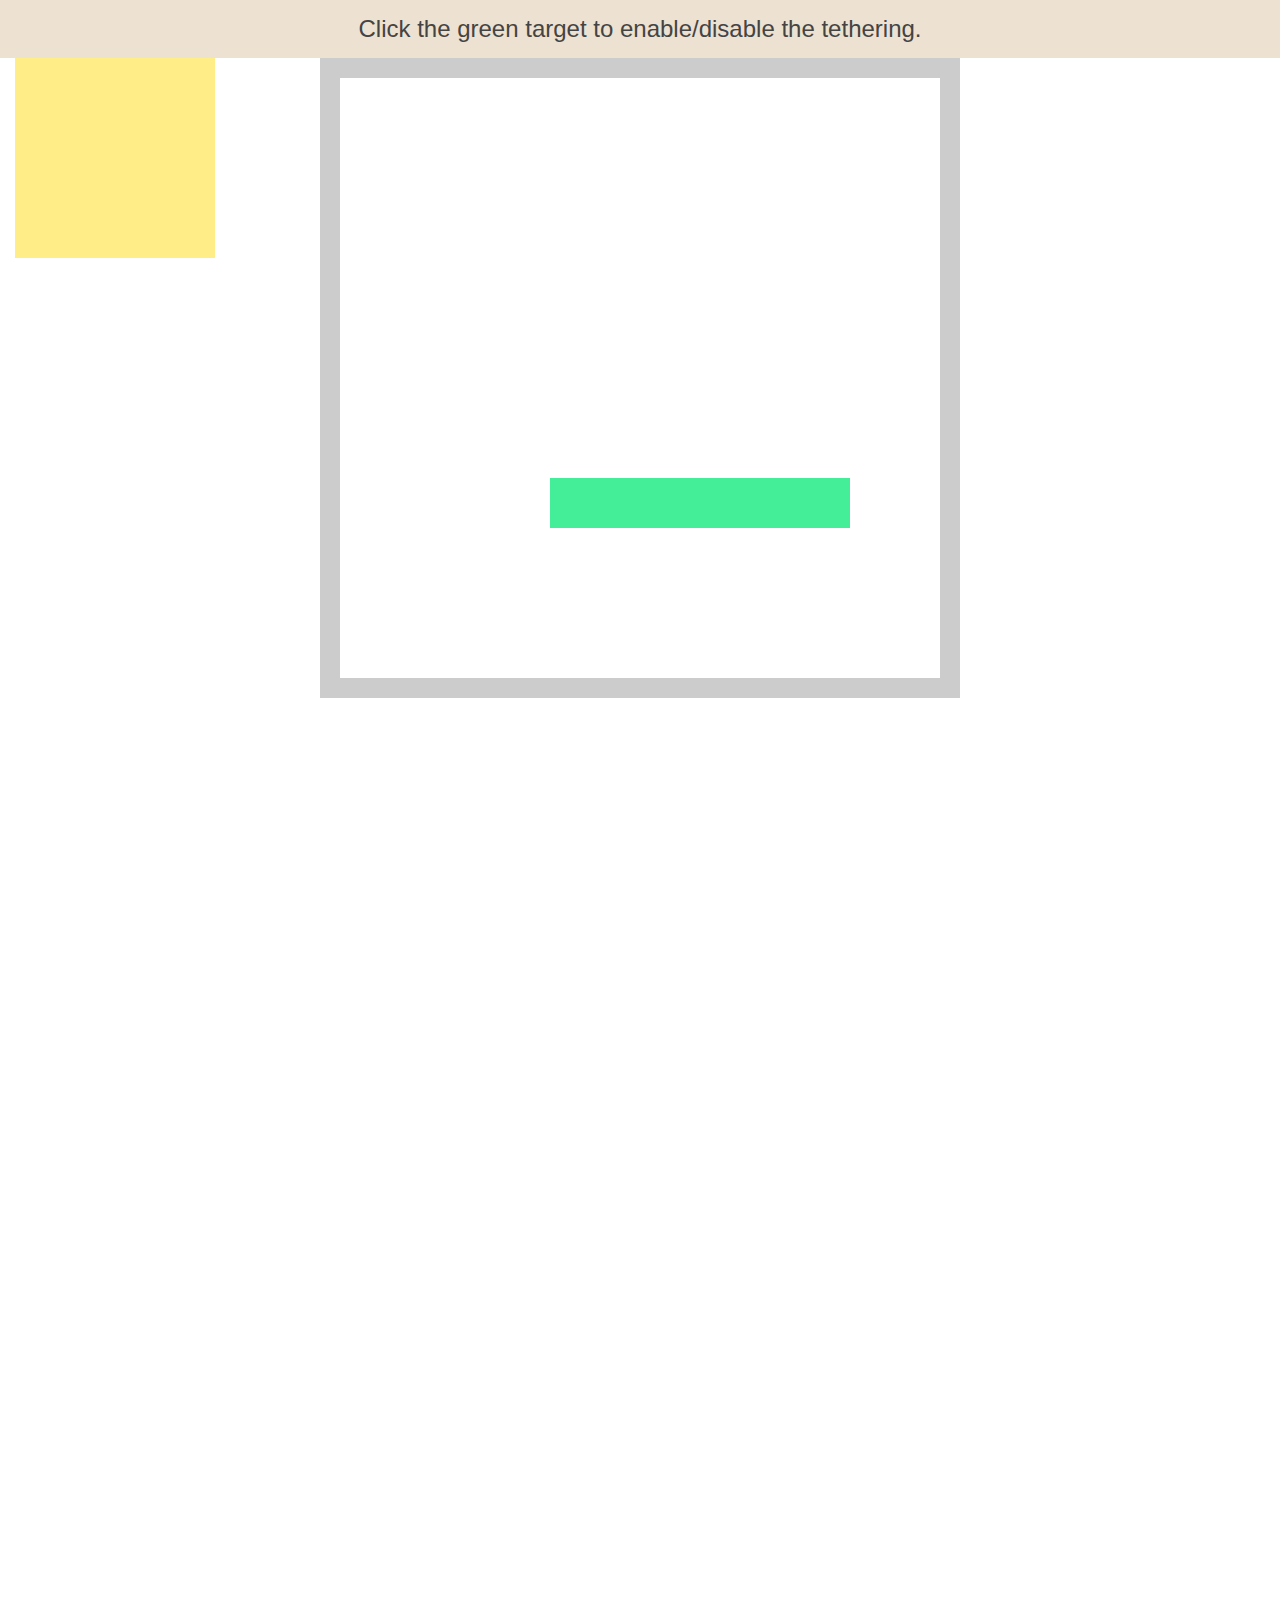
<file: bower_components/tether/examples/enable-disable/index.html>
<!DOCTYPE html>
<html>
    <head>
        <meta charset="utf-8">
        <meta http-equiv="X-UA-Compatible" content="chrome=1">
        <meta name="viewport" content="width=device-width, initial-scale=1, user-scalable=no">
        <link rel="stylesheet" href="../resources/css/base.css" />
        <link rel="stylesheet" href="../common/css/style.css" />
    </head>
    <body>
        <div class="instructions">Click the green target to enable/disable the tethering.</div>

        <div class="element"></div>
        <div class="container">
            <div class="pad"></div>
            <div class="target"></div>
            <div class="pad"></div>
        </div>

        <script src="//github.hubspot.com/tether/dist/js/tether.js"></script>
        <script>
            var tether = new Tether({
                element: '.element',
                target: '.target',
                attachment: 'top left',
                targetAttachment: 'top right'
            });

            document.querySelector('.target').addEventListener('click', function(){
                if (tether.enabled)
                    tether.disable();
                else
                    tether.enable();
            });
        </script>
    </body>
</html>
</file>
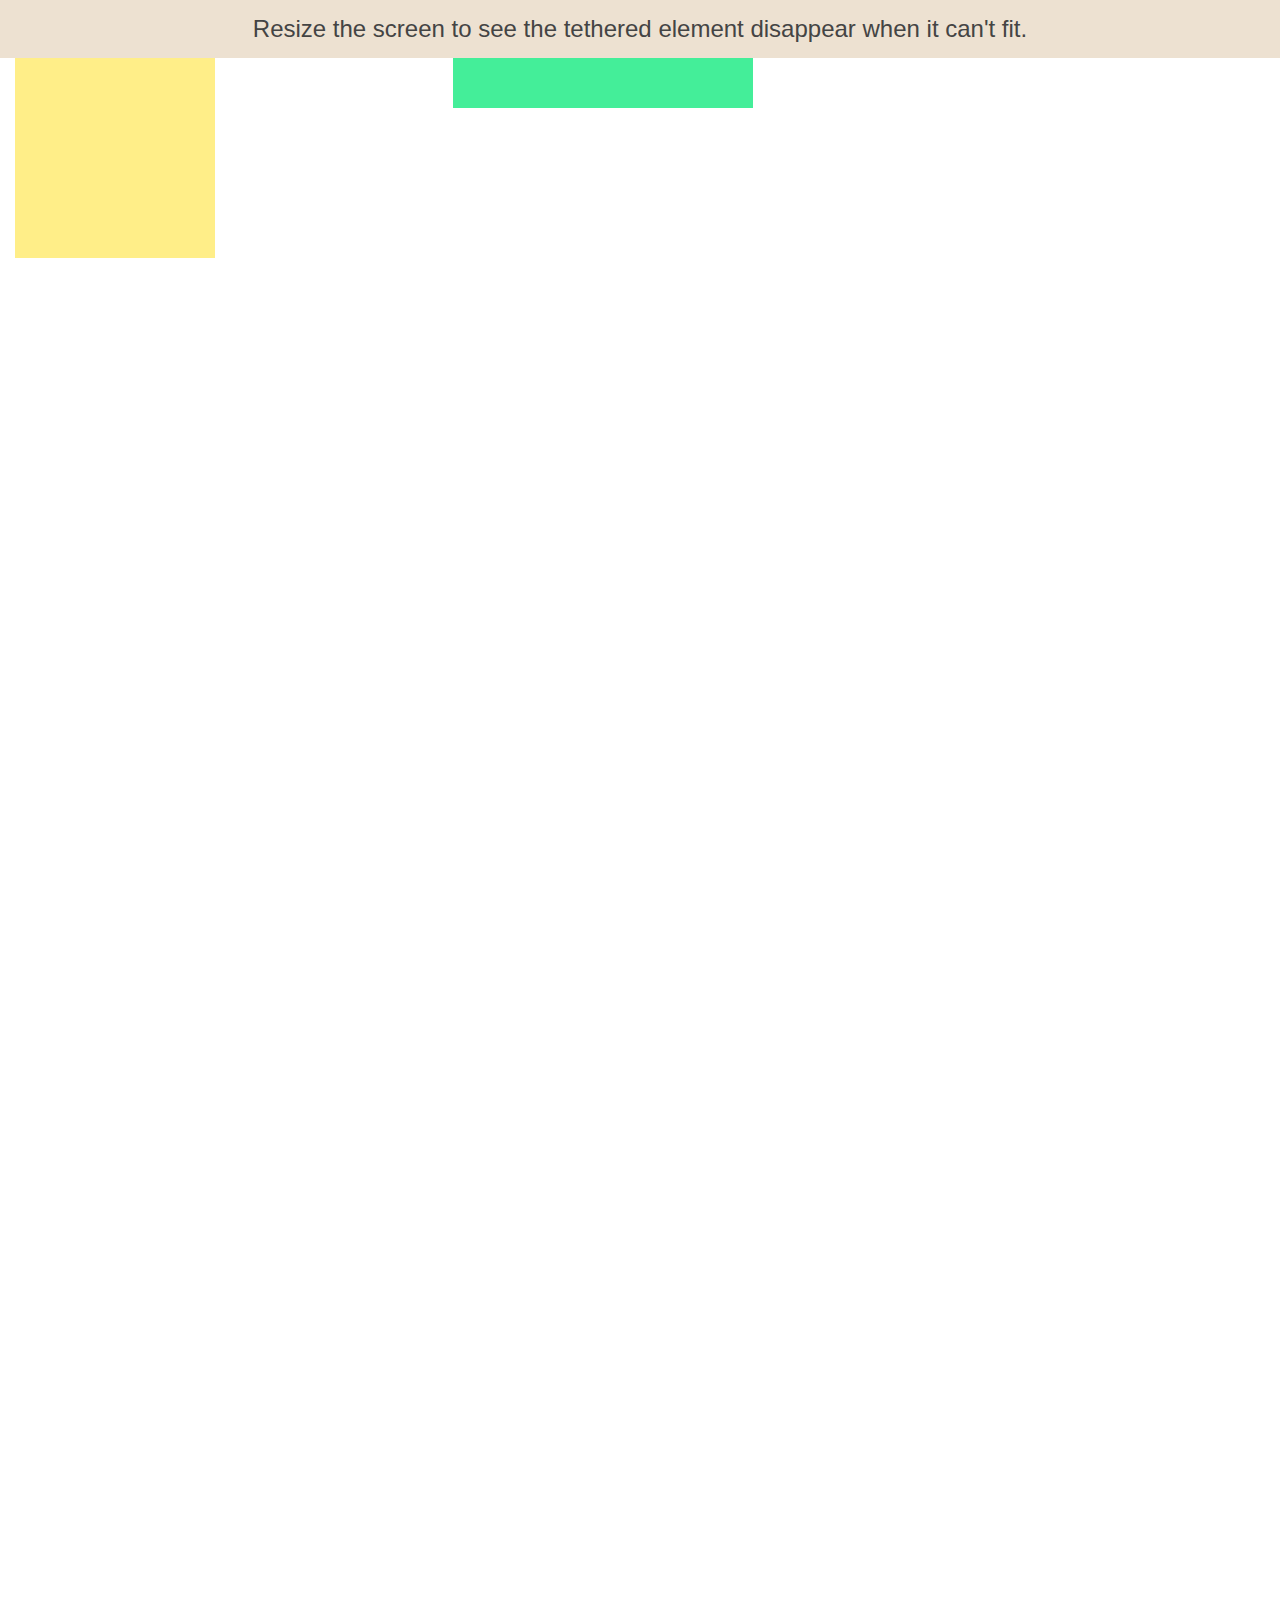
<file: bower_components/tether/examples/out-of-bounds/index.html>
<!DOCTYPE html>
<html>
    <head>
        <meta charset="utf-8">
        <meta http-equiv="X-UA-Compatible" content="chrome=1">
        <meta name="viewport" content="width=device-width, initial-scale=1, user-scalable=no">
        <link rel="stylesheet" href="../resources/css/base.css" />
        <link rel="stylesheet" href="../common/css/style.css" />
        <style>
            .tether-element.tether-out-of-bounds {
                display: none;
            }
        </style>
    </head>
    <body>
        <div class="instructions">Resize the screen to see the tethered element disappear when it can't fit.</div>

        <div class="element"></div>
        <div class="target"></div>

        <script src="//github.hubspot.com/tether/dist/js/tether.js"></script>
        <script>
            var tether = new Tether({
                element: '.element',
                target: '.target',
                attachment: 'top left',
                targetAttachment: 'top right',
                constraints: [{
                    to: 'window',
                    attachment: 'together'
                }]
            });
            tether.on('update', function(event) {
                console.log(event);
            });
        </script>
    </body>
</html>
</file>
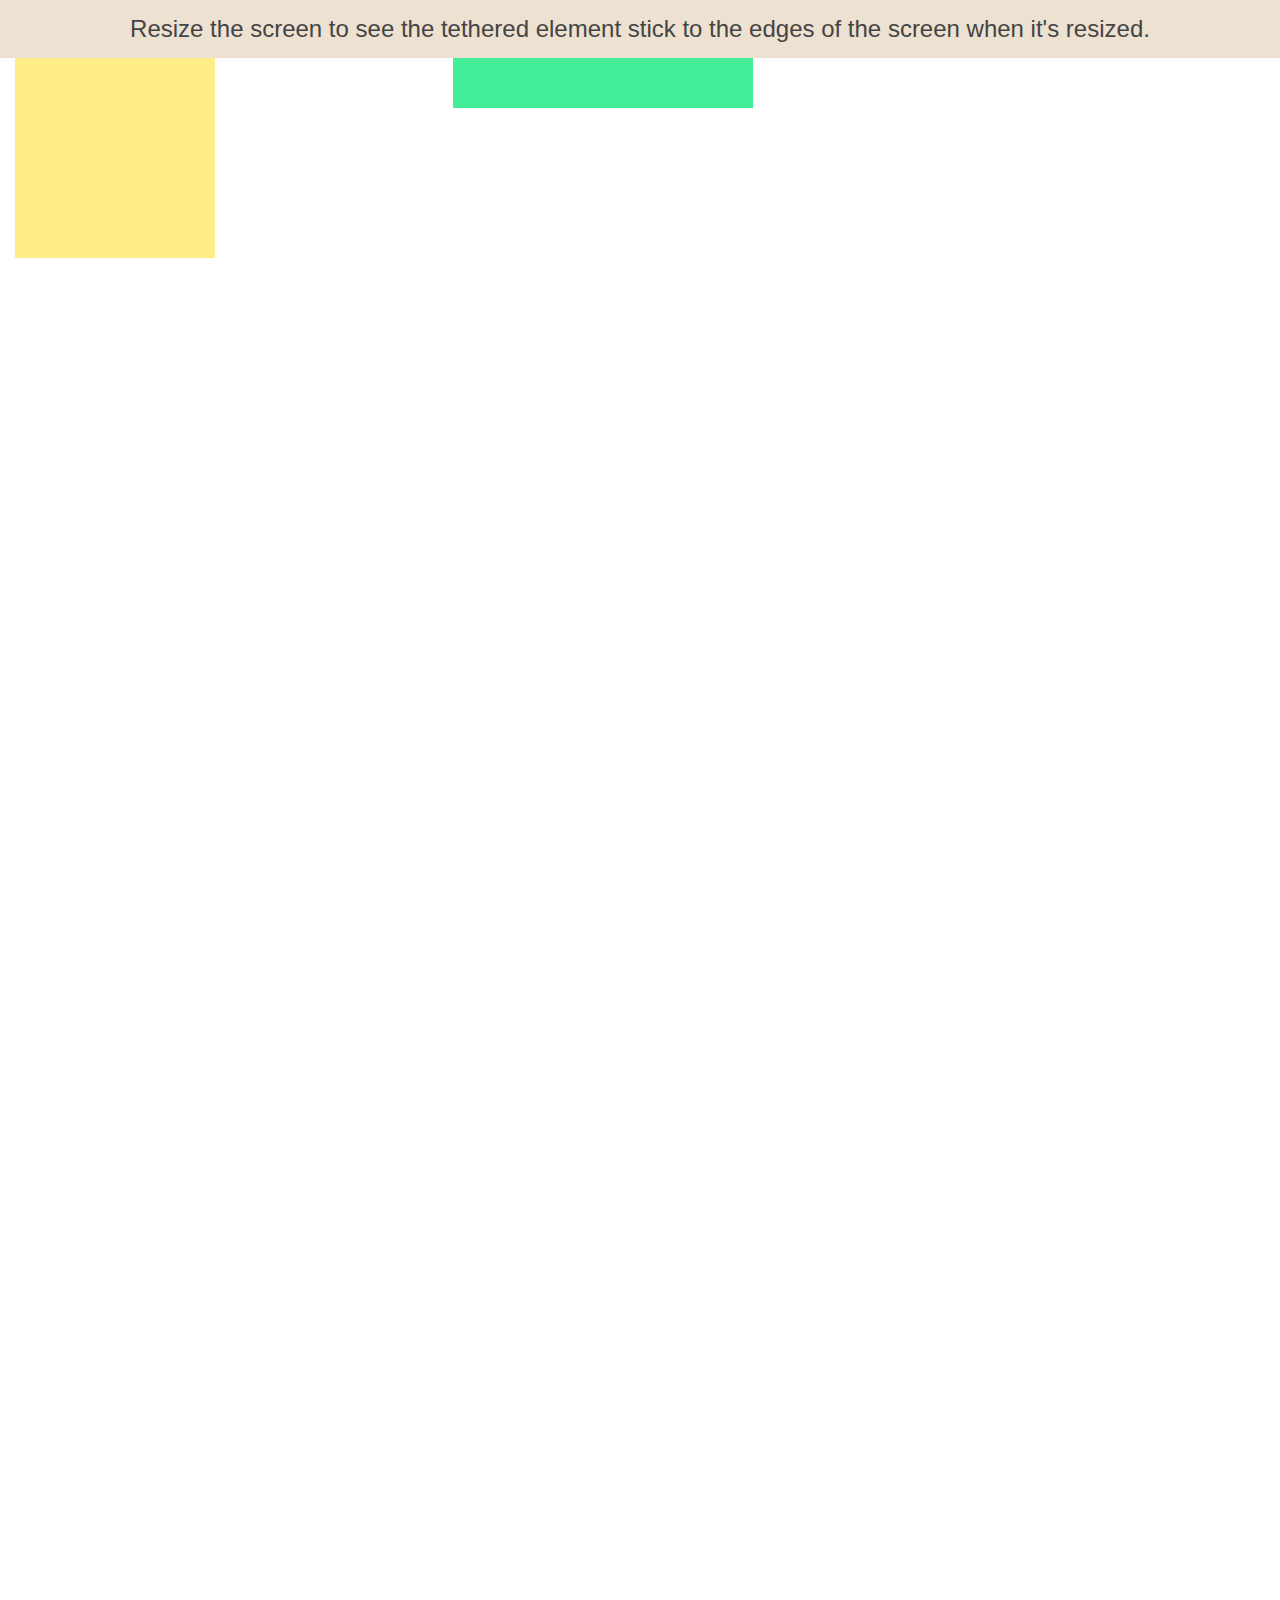
<file: bower_components/tether/examples/pin/index.html>
<!DOCTYPE html>
<html>
    <head>
        <meta charset="utf-8">
        <meta http-equiv="X-UA-Compatible" content="chrome=1">
        <meta name="viewport" content="width=device-width, initial-scale=1, user-scalable=no">
        <link rel="stylesheet" href="../resources/css/base.css" />
        <link rel="stylesheet" href="../common/css/style.css" />
    </head>
    <body>
        <div class="instructions">Resize the screen to see the tethered element stick to the edges of the screen when it's resized.</div>

        <div class="element"></div>
        <div class="target"></div>

        <script src="//github.hubspot.com/tether/dist/js/tether.js"></script>
        <script>
            new Tether({
                element: '.element',
                target: '.target',
                attachment: 'top left',
                targetAttachment: 'top right',
                constraints: [{
                    to: 'window',
                    pin: true
                }]
            });
        </script>
    </body>
</html>
</file>
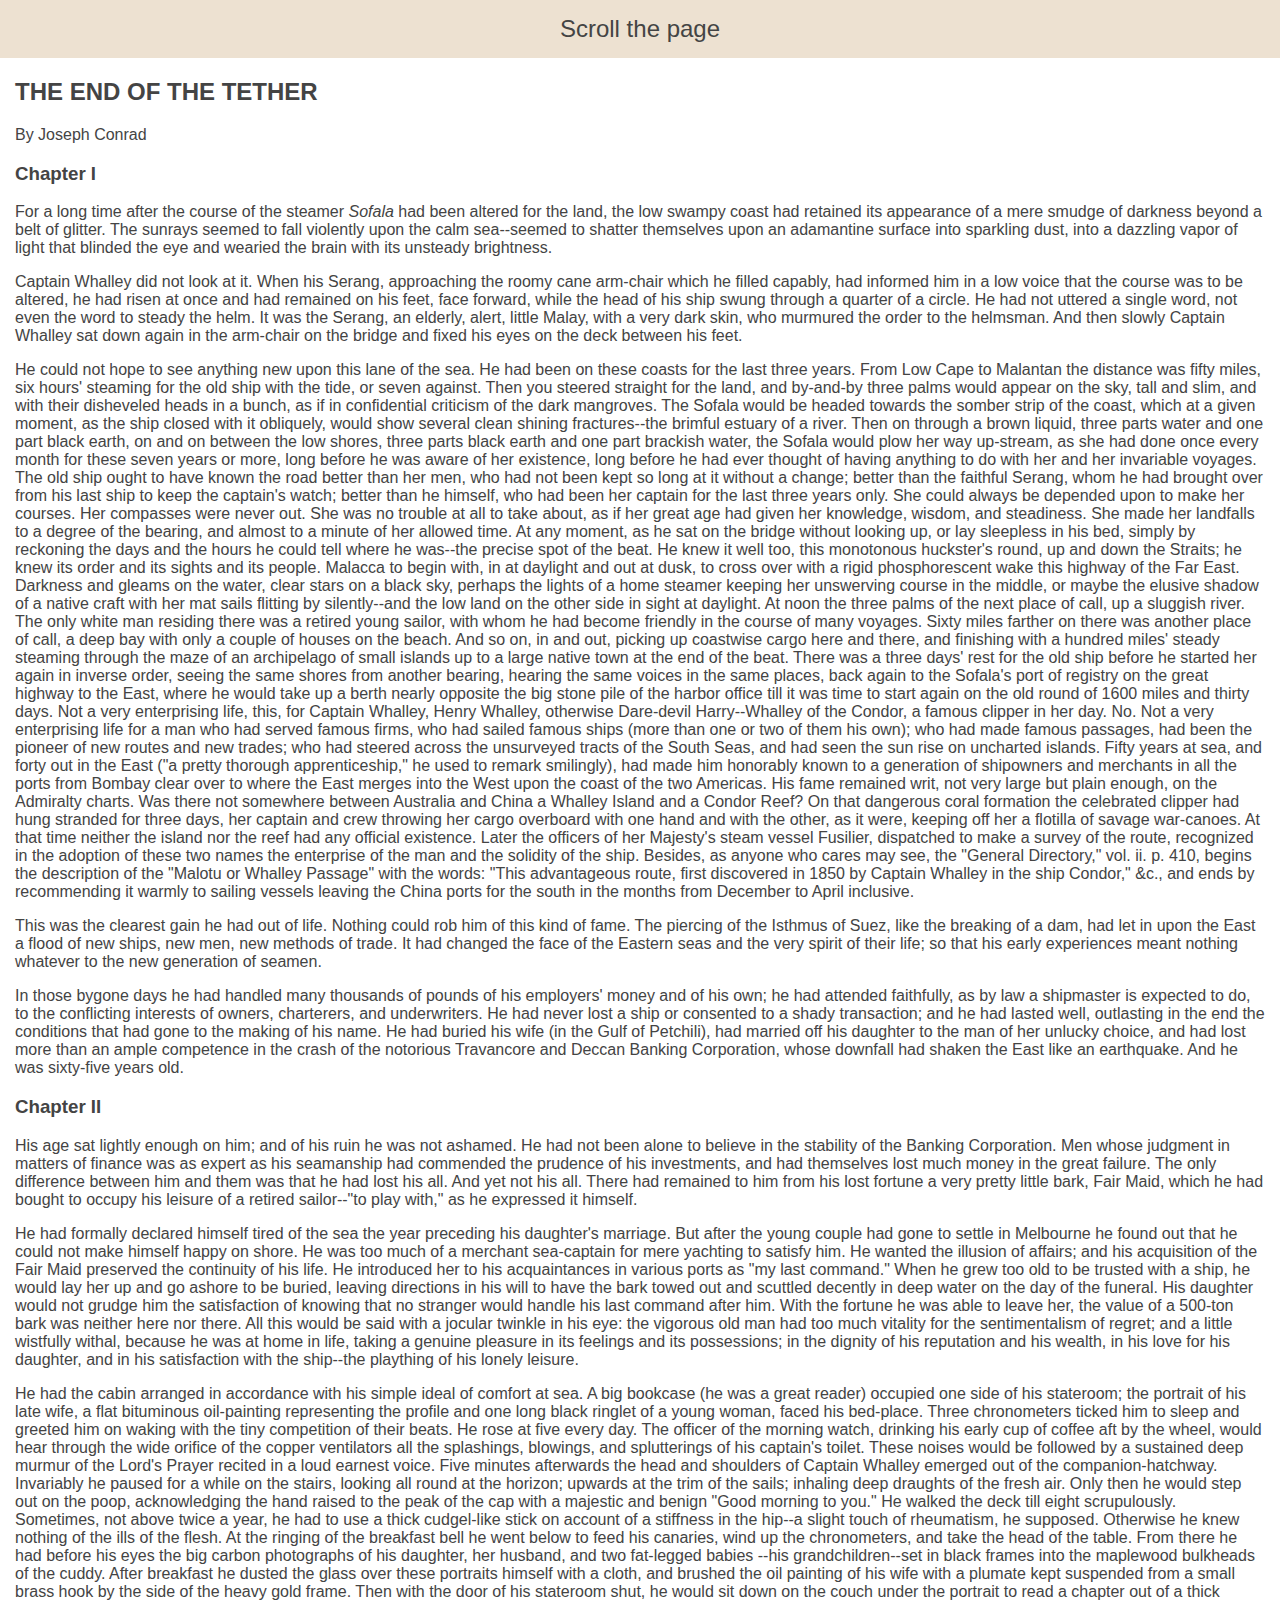
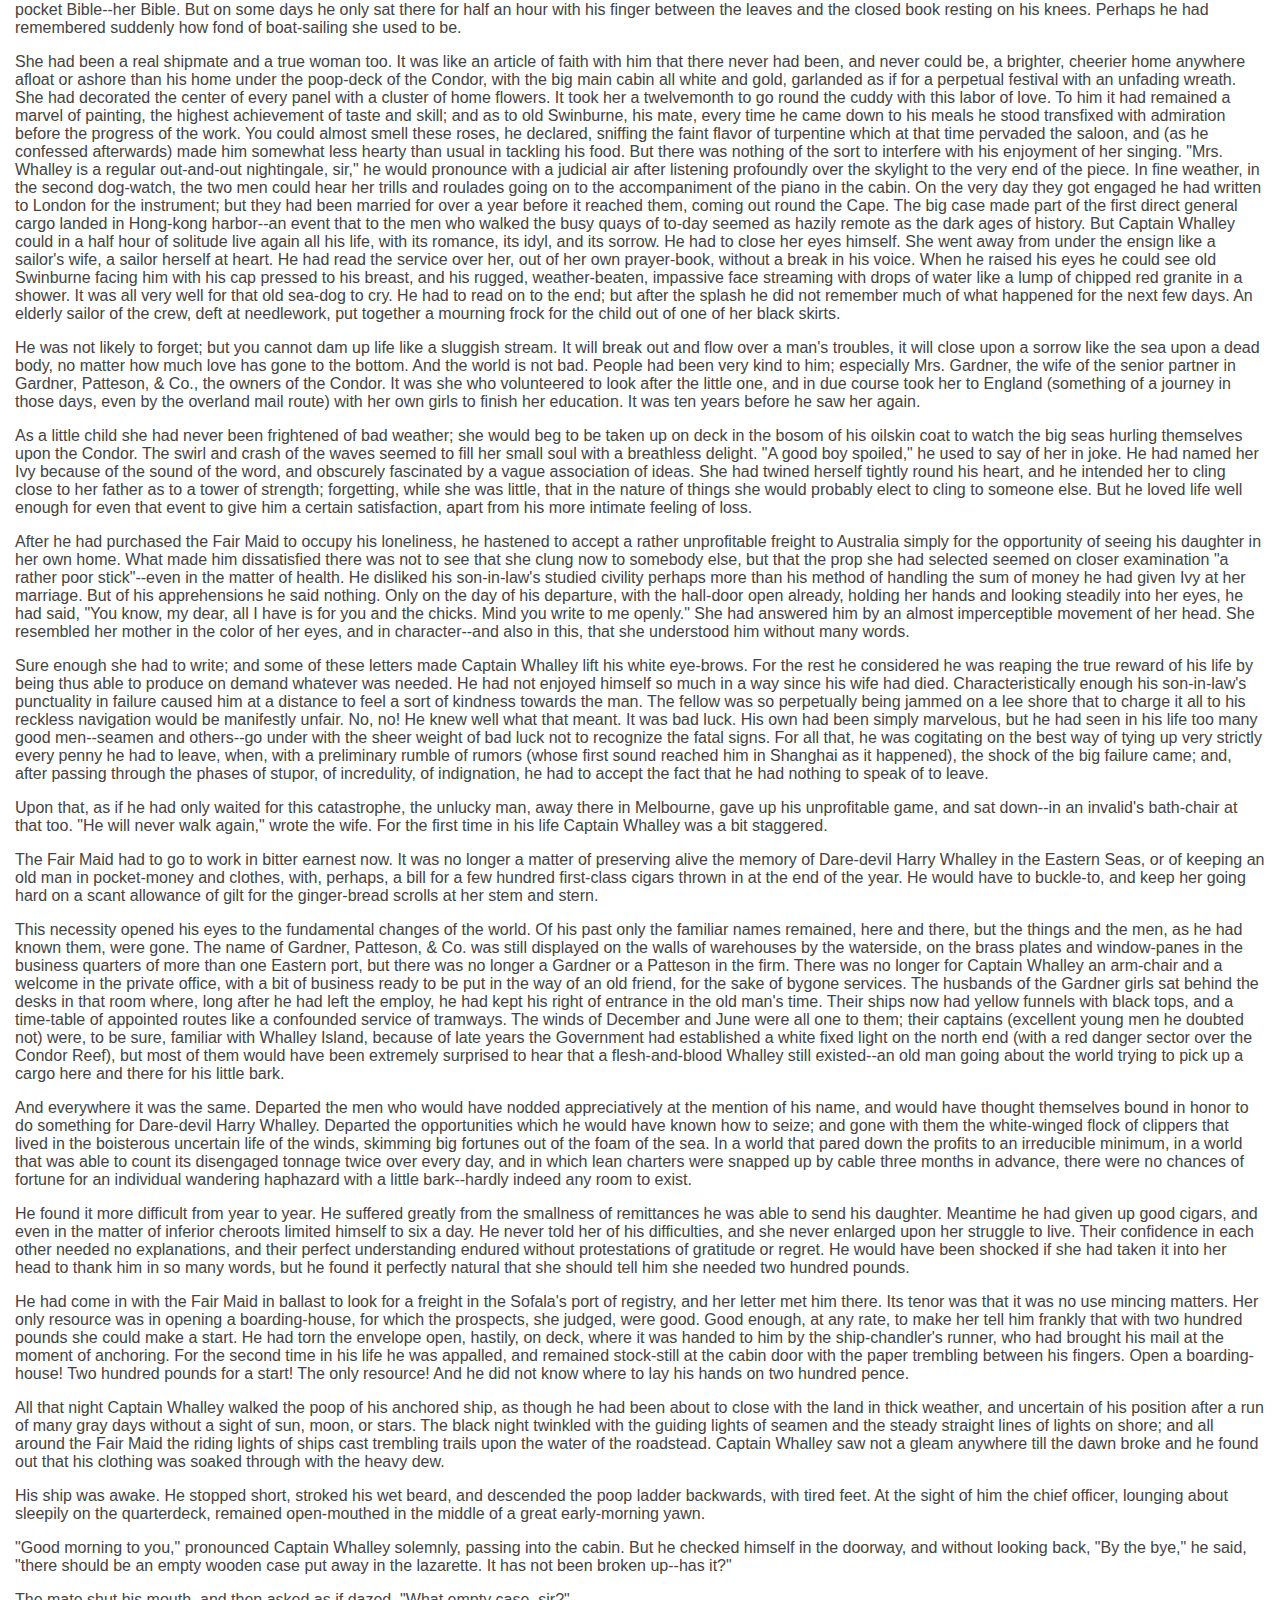
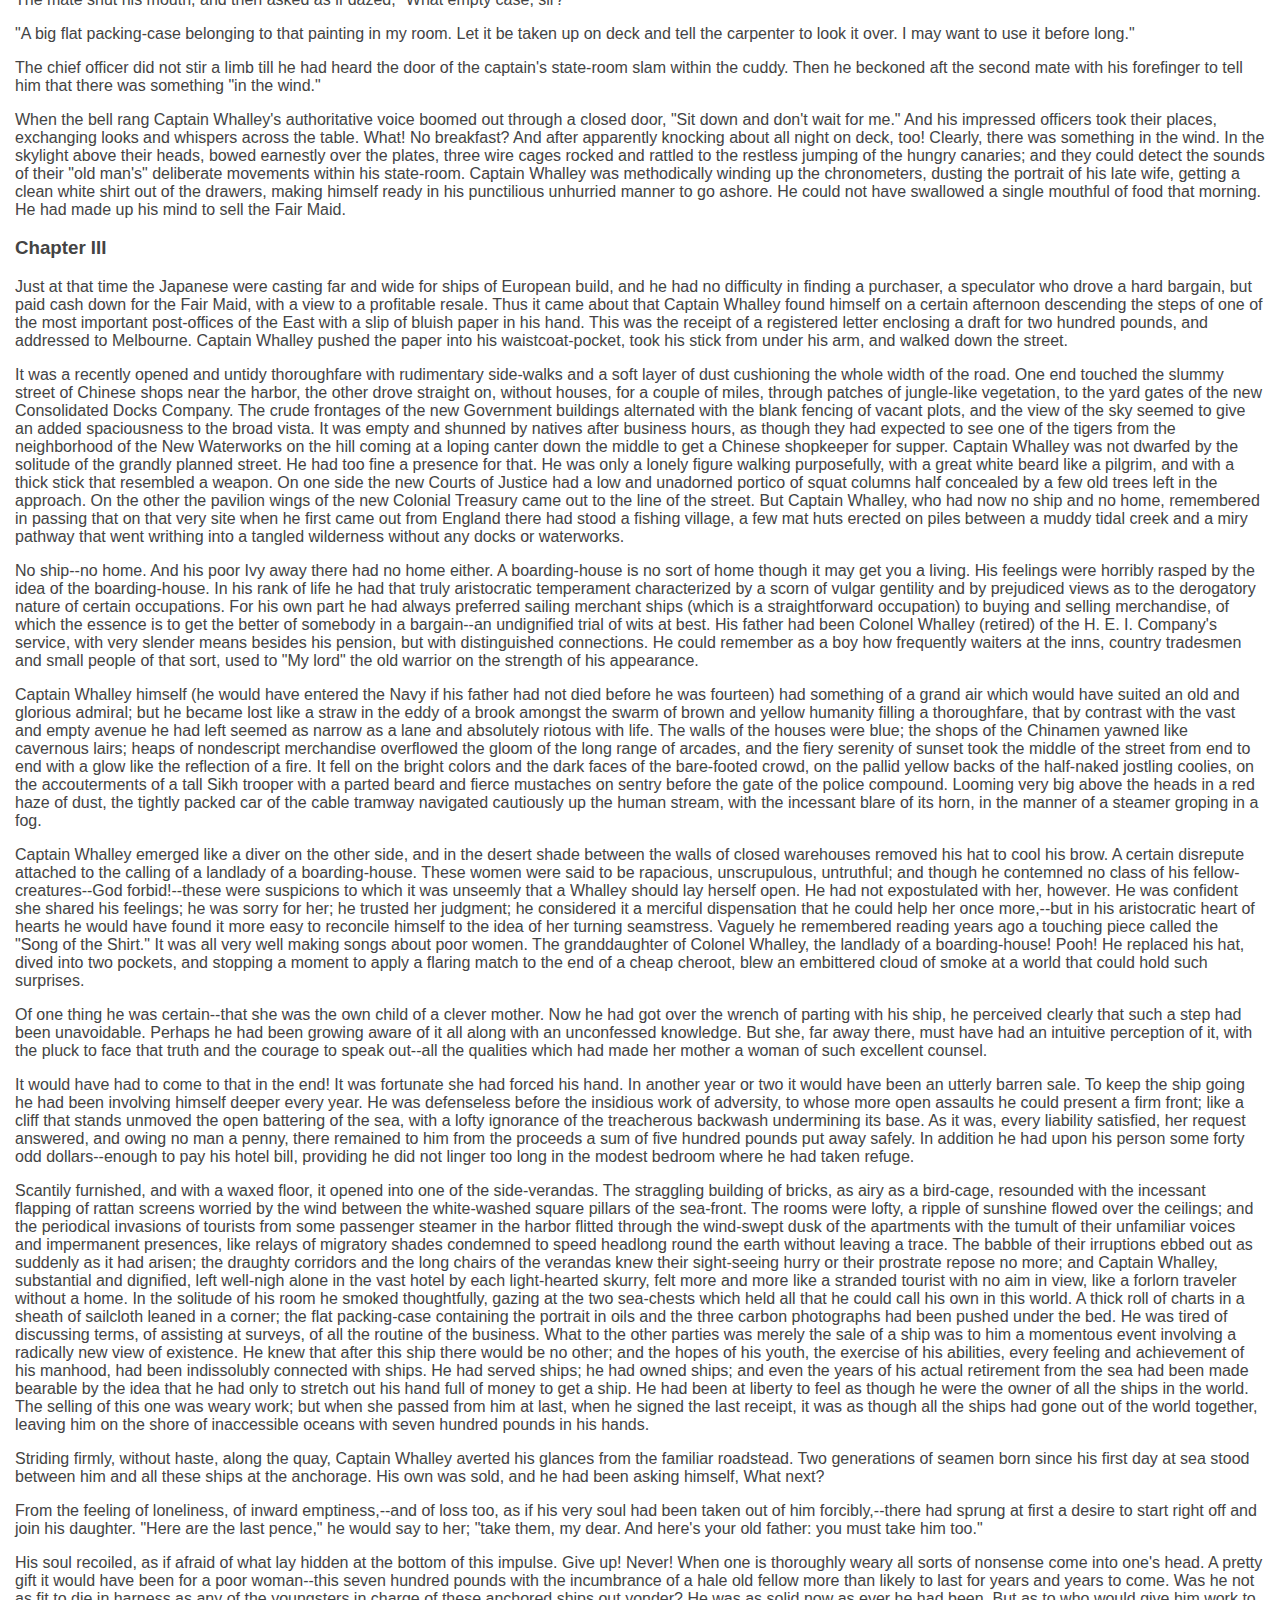
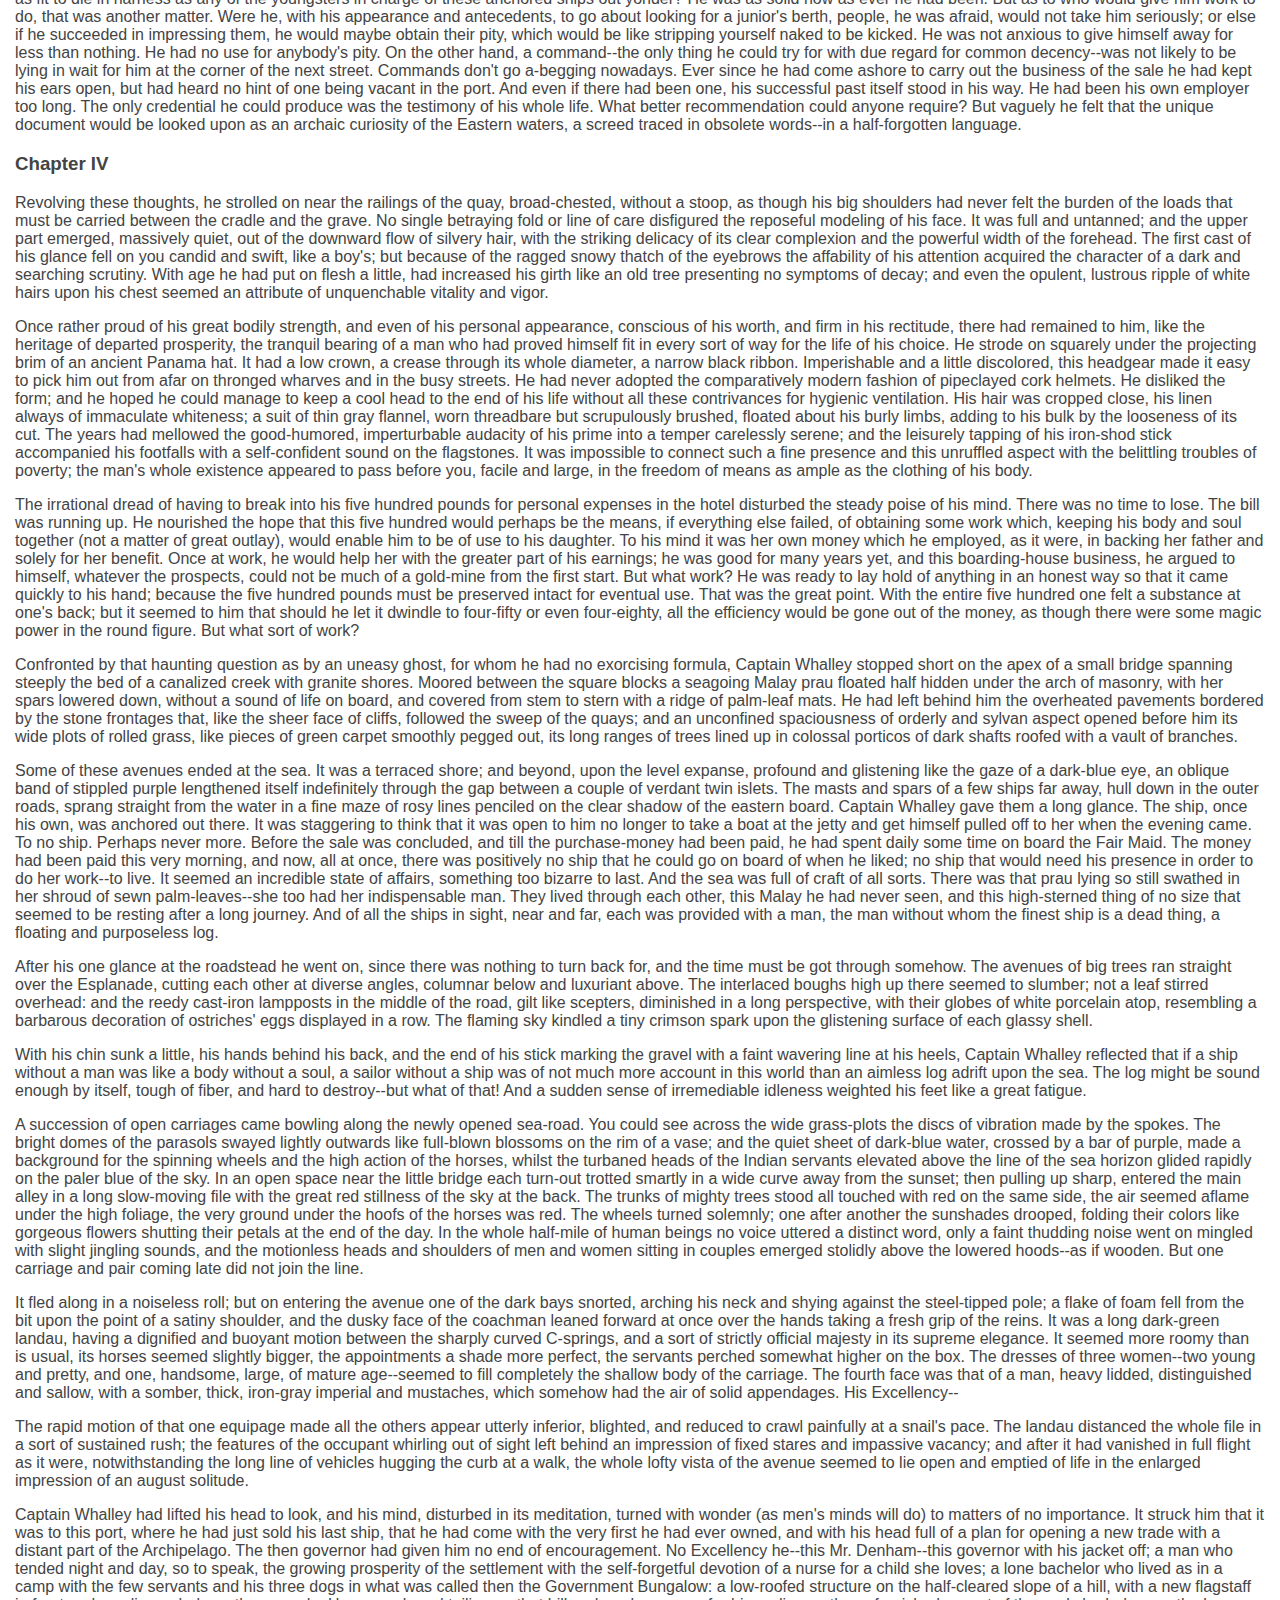
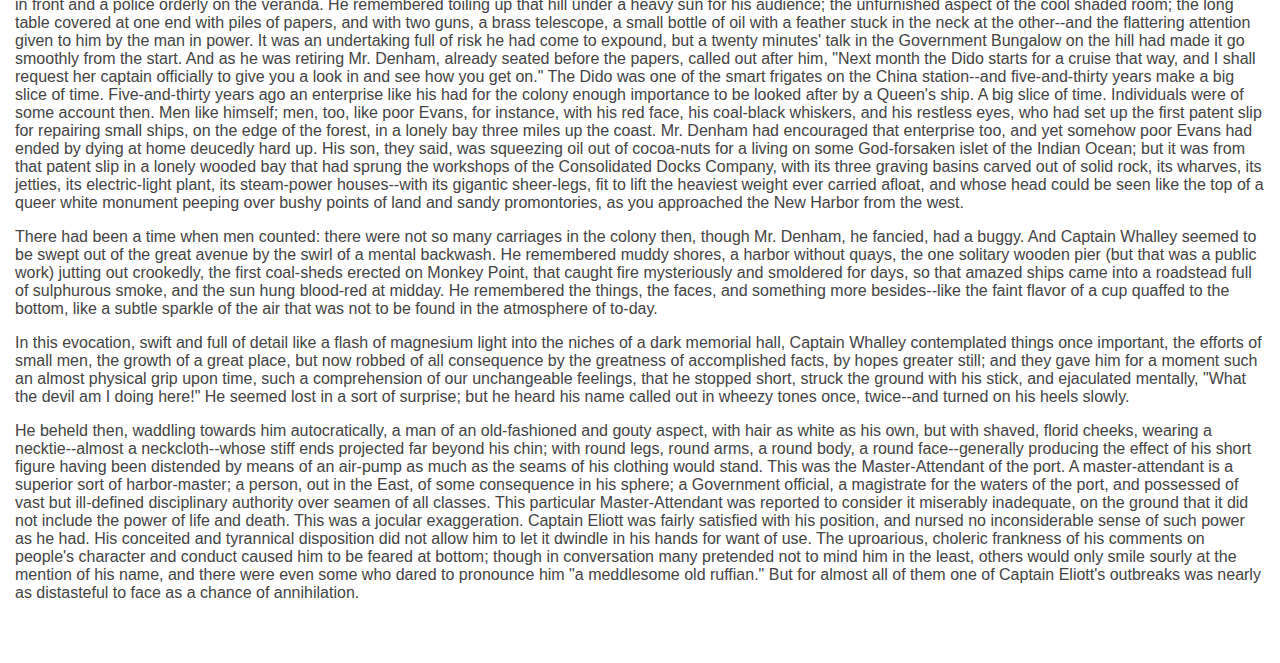
<file: bower_components/tether/examples/scroll/index.html>
<!DOCTYPE html>
<html>
    <head>
        <link rel="stylesheet" href="../resources/css/base.css" />
        <link rel="stylesheet" href="../common/css/style.css" />
    </head>
    <body>

    <div class="instructions">Scroll the page</div>

    <h2>THE END OF THE TETHER</h2>

    <p>By Joseph Conrad</p>

    <h3>Chapter I</h3>

    <p>For a long time after the course of the steamer <em>Sofala</em> had been
    altered for the land, the low swampy coast had retained its appearance
    of a mere smudge of darkness beyond a belt of glitter. The sunrays
    seemed to fall violently upon the calm sea--seemed to shatter themselves
    upon an adamantine surface into sparkling dust, into a dazzling vapor
    of light that blinded the eye and wearied the brain with its unsteady
    brightness.</p>

    <p>Captain Whalley did not look at it. When his Serang, approaching the
    roomy cane arm-chair which he filled capably, had informed him in a low
    voice that the course was to be altered, he had risen at once and had
    remained on his feet, face forward, while the head of his ship swung
    through a quarter of a circle. He had not uttered a single word, not
    even the word to steady the helm. It was the Serang, an elderly, alert,
    little Malay, with a very dark skin, who murmured the order to the
    helmsman. And then slowly Captain Whalley sat down again in the
    arm-chair on the bridge and fixed his eyes on the deck between his feet.</p>

    <p>He could not hope to see anything new upon this lane of the sea. He had
    been on these coasts for the last three years. From Low Cape to Malantan
    the distance was fifty miles, six hours' steaming for the old ship with
    the tide, or seven against. Then you steered straight for the land, and
    by-and-by three palms would appear on the sky, tall and slim, and with
    their disheveled heads in a bunch, as if in confidential criticism of
    the dark mangroves. The Sofala would be headed towards the somber
    strip of the coast, which at a given moment, as the ship closed with
    it obliquely, would show several clean shining fractures--the brimful
    estuary of a river. Then on through a brown liquid, three parts water
    and one part black earth, on and on between the low shores, three parts
    black earth and one part brackish water, the Sofala would plow her way
    up-stream, as she had done once every month for these seven years or
    more, long before he was aware of her existence, long before he had ever
    thought of having anything to do with her and her invariable voyages.
    The old ship ought to have known the road better than her men, who had
    not been kept so long at it without a change; better than the faithful
    Serang, whom he had brought over from his last ship to keep the
    captain's watch; better than he himself, who had been her captain for
    the last three years only. She could always be depended upon to make her
    courses. Her compasses were never out. She was no trouble at all to
    take about, as if her great age had given her knowledge, wisdom, and
    steadiness. She made her landfalls to a degree of the bearing, and
    almost to a minute of her allowed time. At any moment, as he sat on
    the bridge without looking up, or lay sleepless in his bed, simply by
    reckoning the days and the hours he could tell where he was--the precise
    spot of the beat. He knew it well too, this monotonous huckster's
    round, up and down the Straits; he knew its order and its sights and its
    people. Malacca to begin with, in at daylight and out at dusk, to cross
    over with a rigid phosphorescent wake this highway of the Far East.
    Darkness and gleams on the water, clear stars on a black sky, perhaps
    the lights of a home steamer keeping her unswerving course in the
    middle, or maybe the elusive shadow of a native craft with her mat sails
    flitting by silently--and the low land on the other side in sight
    at daylight. At noon the three palms of the next place of call, up a
    sluggish river. The only white man residing there was a retired young
    sailor, with whom he had become friendly in the course of many voyages.
    Sixty miles farther on there was another place of call, a deep bay with
    only a couple of houses on the beach. And so on, in and out, picking
    up coastwise cargo here and there, and finishing with a hundred miles'
    steady steaming through the maze of an archipelago of small islands up
    to a large native town at the end of the beat. There was a three days'
    rest for the old ship before he started her again in inverse order,
    seeing the same shores from another bearing, hearing the same voices
    in the same places, back again to the Sofala's port of registry on
    the great highway to the East, where he would take up a berth nearly
    opposite the big stone pile of the harbor office till it was time to
    start again on the old round of 1600 miles and thirty days. Not a very
    enterprising life, this, for Captain Whalley, Henry Whalley, otherwise
    Dare-devil Harry--Whalley of the Condor, a famous clipper in her day.
    No. Not a very enterprising life for a man who had served famous firms,
    who had sailed famous ships (more than one or two of them his own); who
    had made famous passages, had been the pioneer of new routes and new
    trades; who had steered across the unsurveyed tracts of the South Seas,
    and had seen the sun rise on uncharted islands. Fifty years at sea, and
    forty out in the East ("a pretty thorough apprenticeship," he used
    to remark smilingly), had made him honorably known to a generation of
    shipowners and merchants in all the ports from Bombay clear over to
    where the East merges into the West upon the coast of the two Americas.
    His fame remained writ, not very large but plain enough, on the
    Admiralty charts. Was there not somewhere between Australia and China a
    Whalley Island and a Condor Reef? On that dangerous coral formation the
    celebrated clipper had hung stranded for three days, her captain and
    crew throwing her cargo overboard with one hand and with the other, as
    it were, keeping off her a flotilla of savage war-canoes. At that time
    neither the island nor the reef had any official existence. Later the
    officers of her Majesty's steam vessel Fusilier, dispatched to make a
    survey of the route, recognized in the adoption of these two names the
    enterprise of the man and the solidity of the ship. Besides, as anyone
    who cares may see, the "General Directory," vol. ii. p. 410, begins the
    description of the "Malotu or Whalley Passage" with the words: "This
    advantageous route, first discovered in 1850 by Captain Whalley in the
    ship Condor," &amp;c., and ends by recommending it warmly to sailing vessels
    leaving the China ports for the south in the months from December to
    April inclusive.</p>

    <p>This was the clearest gain he had out of life. Nothing could rob him
    of this kind of fame. The piercing of the Isthmus of Suez, like the
    breaking of a dam, had let in upon the East a flood of new ships, new
    men, new methods of trade. It had changed the face of the Eastern seas
    and the very spirit of their life; so that his early experiences meant
    nothing whatever to the new generation of seamen.</p>

    <p>In those bygone days he had handled many thousands of pounds of his
    employers' money and of his own; he had attended faithfully, as by law
    a shipmaster is expected to do, to the conflicting interests of owners,
    charterers, and underwriters. He had never lost a ship or consented to
    a shady transaction; and he had lasted well, outlasting in the end the
    conditions that had gone to the making of his name. He had buried his
    wife (in the Gulf of Petchili), had married off his daughter to the man
    of her unlucky choice, and had lost more than an ample competence in the
    crash of the notorious Travancore and Deccan Banking Corporation, whose
    downfall had shaken the East like an earthquake. And he was sixty-five
    years old.</p>

    <h3>Chapter II</h3>

    <p>His age sat lightly enough on him; and of his ruin he was not ashamed.
    He had not been alone to believe in the stability of the Banking
    Corporation. Men whose judgment in matters of finance was as expert as
    his seamanship had commended the prudence of his investments, and had
    themselves lost much money in the great failure. The only difference
    between him and them was that he had lost his all. And yet not his all.
    There had remained to him from his lost fortune a very pretty little
    bark, Fair Maid, which he had bought to occupy his leisure of a retired
    sailor--"to play with," as he expressed it himself.</p>

    <p>He had formally declared himself tired of the sea the year preceding his
    daughter's marriage. But after the young couple had gone to settle in
    Melbourne he found out that he could not make himself happy on shore. He
    was too much of a merchant sea-captain for mere yachting to satisfy him.
    He wanted the illusion of affairs; and his acquisition of the Fair
    Maid preserved the continuity of his life. He introduced her to his
    acquaintances in various ports as "my last command." When he grew too
    old to be trusted with a ship, he would lay her up and go ashore to be
    buried, leaving directions in his will to have the bark towed out and
    scuttled decently in deep water on the day of the funeral. His daughter
    would not grudge him the satisfaction of knowing that no stranger would
    handle his last command after him. With the fortune he was able to leave
    her, the value of a 500-ton bark was neither here nor there. All this
    would be said with a jocular twinkle in his eye: the vigorous old man
    had too much vitality for the sentimentalism of regret; and a little
    wistfully withal, because he was at home in life, taking a genuine
    pleasure in its feelings and its possessions; in the dignity of his
    reputation and his wealth, in his love for his daughter, and in his
    satisfaction with the ship--the plaything of his lonely leisure.</p>

    <p>He had the cabin arranged in accordance with his simple ideal of comfort
    at sea. A big bookcase (he was a great reader) occupied one side of his
    stateroom; the portrait of his late wife, a flat bituminous oil-painting
    representing the profile and one long black ringlet of a young woman,
    faced his bed-place. Three chronometers ticked him to sleep and greeted
    him on waking with the tiny competition of their beats. He rose at five
    every day. The officer of the morning watch, drinking his early cup
    of coffee aft by the wheel, would hear through the wide orifice of the
    copper ventilators all the splashings, blowings, and splutterings of
    his captain's toilet. These noises would be followed by a sustained
    deep murmur of the Lord's Prayer recited in a loud earnest voice. Five
    minutes afterwards the head and shoulders of Captain Whalley emerged
    out of the companion-hatchway. Invariably he paused for a while on the
    stairs, looking all round at the horizon; upwards at the trim of the
    sails; inhaling deep draughts of the fresh air. Only then he would step
    out on the poop, acknowledging the hand raised to the peak of the cap
    with a majestic and benign "Good morning to you." He walked the deck
    till eight scrupulously. Sometimes, not above twice a year, he had to
    use a thick cudgel-like stick on account of a stiffness in the hip--a
    slight touch of rheumatism, he supposed. Otherwise he knew nothing of
    the ills of the flesh. At the ringing of the breakfast bell he went
    below to feed his canaries, wind up the chronometers, and take the
    head of the table. From there he had before his eyes the big carbon
    photographs of his daughter, her husband, and two fat-legged babies
    --his grandchildren--set in black frames into the maplewood bulkheads
    of the cuddy. After breakfast he dusted the glass over these portraits
    himself with a cloth, and brushed the oil painting of his wife with a
    plumate kept suspended from a small brass hook by the side of the heavy
    gold frame. Then with the door of his stateroom shut, he would sit down
    on the couch under the portrait to read a chapter out of a thick pocket
    Bible--her Bible. But on some days he only sat there for half an hour
    with his finger between the leaves and the closed book resting on his
    knees. Perhaps he had remembered suddenly how fond of boat-sailing she
    used to be.</p>

    <p>She had been a real shipmate and a true woman too. It was like an
    article of faith with him that there never had been, and never could be,
    a brighter, cheerier home anywhere afloat or ashore than his home under
    the poop-deck of the Condor, with the big main cabin all white and gold,
    garlanded as if for a perpetual festival with an unfading wreath. She
    had decorated the center of every panel with a cluster of home flowers.
    It took her a twelvemonth to go round the cuddy with this labor of love.
    To him it had remained a marvel of painting, the highest achievement of
    taste and skill; and as to old Swinburne, his mate, every time he
    came down to his meals he stood transfixed with admiration before the
    progress of the work. You could almost smell these roses, he declared,
    sniffing the faint flavor of turpentine which at that time pervaded the
    saloon, and (as he confessed afterwards) made him somewhat less hearty
    than usual in tackling his food. But there was nothing of the sort to
    interfere with his enjoyment of her singing. "Mrs. Whalley is a regular
    out-and-out nightingale, sir," he would pronounce with a judicial air
    after listening profoundly over the skylight to the very end of the
    piece. In fine weather, in the second dog-watch, the two men could hear
    her trills and roulades going on to the accompaniment of the piano in
    the cabin. On the very day they got engaged he had written to London
    for the instrument; but they had been married for over a year before it
    reached them, coming out round the Cape. The big case made part of the
    first direct general cargo landed in Hong-kong harbor--an event that to
    the men who walked the busy quays of to-day seemed as hazily remote as
    the dark ages of history. But Captain Whalley could in a half hour of
    solitude live again all his life, with its romance, its idyl, and its
    sorrow. He had to close her eyes himself. She went away from under the
    ensign like a sailor's wife, a sailor herself at heart. He had read
    the service over her, out of her own prayer-book, without a break in his
    voice. When he raised his eyes he could see old Swinburne facing him
    with his cap pressed to his breast, and his rugged, weather-beaten,
    impassive face streaming with drops of water like a lump of chipped red
    granite in a shower. It was all very well for that old sea-dog to cry.
    He had to read on to the end; but after the splash he did not remember
    much of what happened for the next few days. An elderly sailor of the
    crew, deft at needlework, put together a mourning frock for the child
    out of one of her black skirts.</p>

    <p>He was not likely to forget; but you cannot dam up life like a sluggish
    stream. It will break out and flow over a man's troubles, it will close
    upon a sorrow like the sea upon a dead body, no matter how much love has
    gone to the bottom. And the world is not bad. People had been very
    kind to him; especially Mrs. Gardner, the wife of the senior partner
    in Gardner, Patteson, &amp; Co., the owners of the Condor. It was she who
    volunteered to look after the little one, and in due course took her to
    England (something of a journey in those days, even by the overland
    mail route) with her own girls to finish her education. It was ten years
    before he saw her again.</p>

    <p>As a little child she had never been frightened of bad weather; she
    would beg to be taken up on deck in the bosom of his oilskin coat to
    watch the big seas hurling themselves upon the Condor. The swirl and
    crash of the waves seemed to fill her small soul with a breathless
    delight. "A good boy spoiled," he used to say of her in joke. He had
    named her Ivy because of the sound of the word, and obscurely fascinated
    by a vague association of ideas. She had twined herself tightly round
    his heart, and he intended her to cling close to her father as to a
    tower of strength; forgetting, while she was little, that in the nature
    of things she would probably elect to cling to someone else. But
    he loved life well enough for even that event to give him a certain
    satisfaction, apart from his more intimate feeling of loss.</p>

    <p>After he had purchased the Fair Maid to occupy his loneliness, he
    hastened to accept a rather unprofitable freight to Australia simply for
    the opportunity of seeing his daughter in her own home. What made him
    dissatisfied there was not to see that she clung now to somebody else,
    but that the prop she had selected seemed on closer examination "a
    rather poor stick"--even in the matter of health. He disliked his
    son-in-law's studied civility perhaps more than his method of
    handling the sum of money he had given Ivy at her marriage. But of his
    apprehensions he said nothing. Only on the day of his departure, with
    the hall-door open already, holding her hands and looking steadily into
    her eyes, he had said, "You know, my dear, all I have is for you and the
    chicks. Mind you write to me openly." She had answered him by an almost
    imperceptible movement of her head. She resembled her mother in
    the color of her eyes, and in character--and also in this, that she
    understood him without many words.</p>

    <p>Sure enough she had to write; and some of these letters made Captain
    Whalley lift his white eye-brows. For the rest he considered he was
    reaping the true reward of his life by being thus able to produce on
    demand whatever was needed. He had not enjoyed himself so much in a
    way since his wife had died. Characteristically enough his son-in-law's
    punctuality in failure caused him at a distance to feel a sort of
    kindness towards the man. The fellow was so perpetually being jammed on
    a lee shore that to charge it all to his reckless navigation would be
    manifestly unfair. No, no! He knew well what that meant. It was bad
    luck. His own had been simply marvelous, but he had seen in his life too
    many good men--seamen and others--go under with the sheer weight of bad
    luck not to recognize the fatal signs. For all that, he was cogitating
    on the best way of tying up very strictly every penny he had to leave,
    when, with a preliminary rumble of rumors (whose first sound reached
    him in Shanghai as it happened), the shock of the big failure came;
    and, after passing through the phases of stupor, of incredulity, of
    indignation, he had to accept the fact that he had nothing to speak of
    to leave.</p>

    <p>Upon that, as if he had only waited for this catastrophe, the unlucky
    man, away there in Melbourne, gave up his unprofitable game, and sat
    down--in an invalid's bath-chair at that too. "He will never walk
    again," wrote the wife. For the first time in his life Captain Whalley
    was a bit staggered.</p>

    <p>The Fair Maid had to go to work in bitter earnest now. It was no longer
    a matter of preserving alive the memory of Dare-devil Harry Whalley in
    the Eastern Seas, or of keeping an old man in pocket-money and clothes,
    with, perhaps, a bill for a few hundred first-class cigars thrown in at
    the end of the year. He would have to buckle-to, and keep her going hard
    on a scant allowance of gilt for the ginger-bread scrolls at her stem
    and stern.</p>

    <p>This necessity opened his eyes to the fundamental changes of the world.
    Of his past only the familiar names remained, here and there, but
    the things and the men, as he had known them, were gone. The name of
    Gardner, Patteson, &amp; Co. was still displayed on the walls of warehouses
    by the waterside, on the brass plates and window-panes in the business
    quarters of more than one Eastern port, but there was no longer a
    Gardner or a Patteson in the firm. There was no longer for Captain
    Whalley an arm-chair and a welcome in the private office, with a bit of
    business ready to be put in the way of an old friend, for the sake of
    bygone services. The husbands of the Gardner girls sat behind the desks
    in that room where, long after he had left the employ, he had kept his
    right of entrance in the old man's time. Their ships now had yellow
    funnels with black tops, and a time-table of appointed routes like a
    confounded service of tramways. The winds of December and June were all
    one to them; their captains (excellent young men he doubted not) were,
    to be sure, familiar with Whalley Island, because of late years the
    Government had established a white fixed light on the north end (with
    a red danger sector over the Condor Reef), but most of them would have
    been extremely surprised to hear that a flesh-and-blood Whalley still
    existed--an old man going about the world trying to pick up a cargo here
    and there for his little bark.</p>

    <p>And everywhere it was the same. Departed the men who would have nodded
    appreciatively at the mention of his name, and would have thought
    themselves bound in honor to do something for Dare-devil Harry Whalley.
    Departed the opportunities which he would have known how to seize; and
    gone with them the white-winged flock of clippers that lived in the
    boisterous uncertain life of the winds, skimming big fortunes out of
    the foam of the sea. In a world that pared down the profits to an
    irreducible minimum, in a world that was able to count its disengaged
    tonnage twice over every day, and in which lean charters were snapped up
    by cable three months in advance, there were no chances of fortune for
    an individual wandering haphazard with a little bark--hardly indeed any
    room to exist.</p>

    <p>He found it more difficult from year to year. He suffered greatly from
    the smallness of remittances he was able to send his daughter. Meantime
    he had given up good cigars, and even in the matter of inferior cheroots
    limited himself to six a day. He never told her of his difficulties, and
    she never enlarged upon her struggle to live. Their confidence in each
    other needed no explanations, and their perfect understanding endured
    without protestations of gratitude or regret. He would have been shocked
    if she had taken it into her head to thank him in so many words, but
    he found it perfectly natural that she should tell him she needed two
    hundred pounds.</p>

    <p>He had come in with the Fair Maid in ballast to look for a freight in
    the Sofala's port of registry, and her letter met him there. Its tenor
    was that it was no use mincing matters. Her only resource was in opening
    a boarding-house, for which the prospects, she judged, were good. Good
    enough, at any rate, to make her tell him frankly that with two hundred
    pounds she could make a start. He had torn the envelope open, hastily,
    on deck, where it was handed to him by the ship-chandler's runner, who
    had brought his mail at the moment of anchoring. For the second time
    in his life he was appalled, and remained stock-still at the cabin door
    with the paper trembling between his fingers. Open a boarding-house! Two
    hundred pounds for a start! The only resource! And he did not know where
    to lay his hands on two hundred pence.</p>

    <p>All that night Captain Whalley walked the poop of his anchored ship, as
    though he had been about to close with the land in thick weather, and
    uncertain of his position after a run of many gray days without a sight
    of sun, moon, or stars. The black night twinkled with the guiding lights
    of seamen and the steady straight lines of lights on shore; and all
    around the Fair Maid the riding lights of ships cast trembling trails
    upon the water of the roadstead. Captain Whalley saw not a gleam
    anywhere till the dawn broke and he found out that his clothing was
    soaked through with the heavy dew.</p>

    <p>His ship was awake. He stopped short, stroked his wet beard, and
    descended the poop ladder backwards, with tired feet. At the sight
    of him the chief officer, lounging about sleepily on the quarterdeck,
    remained open-mouthed in the middle of a great early-morning yawn.</p>

    <p>"Good morning to you," pronounced Captain Whalley solemnly, passing into
    the cabin. But he checked himself in the doorway, and without looking
    back, "By the bye," he said, "there should be an empty wooden case put
    away in the lazarette. It has not been broken up--has it?"</p>

    <p>The mate shut his mouth, and then asked as if dazed, "What empty case,
    sir?"</p>

    <p>"A big flat packing-case belonging to that painting in my room. Let it
    be taken up on deck and tell the carpenter to look it over. I may want
    to use it before long."</p>

    <p>The chief officer did not stir a limb till he had heard the door of the
    captain's state-room slam within the cuddy. Then he beckoned aft the
    second mate with his forefinger to tell him that there was something "in
    the wind."</p>

    <p>When the bell rang Captain Whalley's authoritative voice boomed out
    through a closed door, "Sit down and don't wait for me." And his
    impressed officers took their places, exchanging looks and whispers
    across the table. What! No breakfast? And after apparently knocking
    about all night on deck, too! Clearly, there was something in the wind.
    In the skylight above their heads, bowed earnestly over the plates,
    three wire cages rocked and rattled to the restless jumping of the
    hungry canaries; and they could detect the sounds of their "old
    man's" deliberate movements within his state-room. Captain Whalley was
    methodically winding up the chronometers, dusting the portrait of
    his late wife, getting a clean white shirt out of the drawers, making
    himself ready in his punctilious unhurried manner to go ashore. He could
    not have swallowed a single mouthful of food that morning. He had made
    up his mind to sell the Fair Maid.</p>

    <h3>Chapter III</h3>

    <p>Just at that time the Japanese were casting far and wide for ships
    of European build, and he had no difficulty in finding a purchaser, a
    speculator who drove a hard bargain, but paid cash down for the Fair
    Maid, with a view to a profitable resale. Thus it came about that
    Captain Whalley found himself on a certain afternoon descending the
    steps of one of the most important post-offices of the East with a slip
    of bluish paper in his hand. This was the receipt of a registered letter
    enclosing a draft for two hundred pounds, and addressed to Melbourne.
    Captain Whalley pushed the paper into his waistcoat-pocket, took his
    stick from under his arm, and walked down the street.</p>

    <p>It was a recently opened and untidy thoroughfare with rudimentary
    side-walks and a soft layer of dust cushioning the whole width of
    the road. One end touched the slummy street of Chinese shops near the
    harbor, the other drove straight on, without houses, for a couple of
    miles, through patches of jungle-like vegetation, to the yard gates
    of the new Consolidated Docks Company. The crude frontages of the new
    Government buildings alternated with the blank fencing of vacant plots,
    and the view of the sky seemed to give an added spaciousness to the
    broad vista. It was empty and shunned by natives after business
    hours, as though they had expected to see one of the tigers from the
    neighborhood of the New Waterworks on the hill coming at a loping canter
    down the middle to get a Chinese shopkeeper for supper. Captain Whalley
    was not dwarfed by the solitude of the grandly planned street. He
    had too fine a presence for that. He was only a lonely figure walking
    purposefully, with a great white beard like a pilgrim, and with a thick
    stick that resembled a weapon. On one side the new Courts of Justice had
    a low and unadorned portico of squat columns half concealed by a few old
    trees left in the approach. On the other the pavilion wings of the
    new Colonial Treasury came out to the line of the street. But Captain
    Whalley, who had now no ship and no home, remembered in passing that
    on that very site when he first came out from England there had stood a
    fishing village, a few mat huts erected on piles between a muddy tidal
    creek and a miry pathway that went writhing into a tangled wilderness
    without any docks or waterworks.</p>

    <p>No ship--no home. And his poor Ivy away there had no home either. A
    boarding-house is no sort of home though it may get you a living. His
    feelings were horribly rasped by the idea of the boarding-house. In his
    rank of life he had that truly aristocratic temperament characterized by
    a scorn of vulgar gentility and by prejudiced views as to the derogatory
    nature of certain occupations. For his own part he had always preferred
    sailing merchant ships (which is a straightforward occupation) to buying
    and selling merchandise, of which the essence is to get the better of
    somebody in a bargain--an undignified trial of wits at best. His father
    had been Colonel Whalley (retired) of the H. E. I. Company's service,
    with very slender means besides his pension, but with distinguished
    connections. He could remember as a boy how frequently waiters at the
    inns, country tradesmen and small people of that sort, used to "My lord"
    the old warrior on the strength of his appearance.</p>

    <p>Captain Whalley himself (he would have entered the Navy if his father
    had not died before he was fourteen) had something of a grand air which
    would have suited an old and glorious admiral; but he became lost like
    a straw in the eddy of a brook amongst the swarm of brown and yellow
    humanity filling a thoroughfare, that by contrast with the vast and
    empty avenue he had left seemed as narrow as a lane and absolutely
    riotous with life. The walls of the houses were blue; the shops of the
    Chinamen yawned like cavernous lairs; heaps of nondescript merchandise
    overflowed the gloom of the long range of arcades, and the fiery
    serenity of sunset took the middle of the street from end to end with a
    glow like the reflection of a fire. It fell on the bright colors and the
    dark faces of the bare-footed crowd, on the pallid yellow backs of the
    half-naked jostling coolies, on the accouterments of a tall Sikh trooper
    with a parted beard and fierce mustaches on sentry before the gate of
    the police compound. Looming very big above the heads in a red haze of
    dust, the tightly packed car of the cable tramway navigated cautiously
    up the human stream, with the incessant blare of its horn, in the manner
    of a steamer groping in a fog.</p>

    <p>Captain Whalley emerged like a diver on the other side, and in the
    desert shade between the walls of closed warehouses removed his hat to
    cool his brow. A certain disrepute attached to the calling of a
    landlady of a boarding-house. These women were said to be rapacious,
    unscrupulous, untruthful; and though he contemned no class of his
    fellow-creatures--God forbid!--these were suspicions to which it was
    unseemly that a Whalley should lay herself open. He had not expostulated
    with her, however. He was confident she shared his feelings; he was
    sorry for her; he trusted her judgment; he considered it a merciful
    dispensation that he could help her once more,--but in his aristocratic
    heart of hearts he would have found it more easy to reconcile himself to
    the idea of her turning seamstress. Vaguely he remembered reading years
    ago a touching piece called the "Song of the Shirt." It was all very
    well making songs about poor women. The granddaughter of Colonel
    Whalley, the landlady of a boarding-house! Pooh! He replaced his hat,
    dived into two pockets, and stopping a moment to apply a flaring match
    to the end of a cheap cheroot, blew an embittered cloud of smoke at a
    world that could hold such surprises.</p>

    <p>Of one thing he was certain--that she was the own child of a clever
    mother. Now he had got over the wrench of parting with his ship, he
    perceived clearly that such a step had been unavoidable. Perhaps he had
    been growing aware of it all along with an unconfessed knowledge. But
    she, far away there, must have had an intuitive perception of it, with
    the pluck to face that truth and the courage to speak out--all the
    qualities which had made her mother a woman of such excellent counsel.</p>

    <p>It would have had to come to that in the end! It was fortunate she had
    forced his hand. In another year or two it would have been an utterly
    barren sale. To keep the ship going he had been involving himself deeper
    every year. He was defenseless before the insidious work of adversity,
    to whose more open assaults he could present a firm front; like a
    cliff that stands unmoved the open battering of the sea, with a lofty
    ignorance of the treacherous backwash undermining its base. As it was,
    every liability satisfied, her request answered, and owing no man a
    penny, there remained to him from the proceeds a sum of five hundred
    pounds put away safely. In addition he had upon his person some forty
    odd dollars--enough to pay his hotel bill, providing he did not linger
    too long in the modest bedroom where he had taken refuge.</p>

    <p>Scantily furnished, and with a waxed floor, it opened into one of
    the side-verandas. The straggling building of bricks, as airy as a
    bird-cage, resounded with the incessant flapping of rattan screens
    worried by the wind between the white-washed square pillars of the
    sea-front. The rooms were lofty, a ripple of sunshine flowed over the
    ceilings; and the periodical invasions of tourists from some passenger
    steamer in the harbor flitted through the wind-swept dusk of the
    apartments with the tumult of their unfamiliar voices and impermanent
    presences, like relays of migratory shades condemned to speed headlong
    round the earth without leaving a trace. The babble of their irruptions
    ebbed out as suddenly as it had arisen; the draughty corridors and
    the long chairs of the verandas knew their sight-seeing hurry or
    their prostrate repose no more; and Captain Whalley, substantial and
    dignified, left well-nigh alone in the vast hotel by each light-hearted
    skurry, felt more and more like a stranded tourist with no aim in view,
    like a forlorn traveler without a home. In the solitude of his room he
    smoked thoughtfully, gazing at the two sea-chests which held all that he
    could call his own in this world. A thick roll of charts in a sheath
    of sailcloth leaned in a corner; the flat packing-case containing the
    portrait in oils and the three carbon photographs had been pushed under
    the bed. He was tired of discussing terms, of assisting at surveys, of
    all the routine of the business. What to the other parties was merely
    the sale of a ship was to him a momentous event involving a radically
    new view of existence. He knew that after this ship there would be no
    other; and the hopes of his youth, the exercise of his abilities, every
    feeling and achievement of his manhood, had been indissolubly connected
    with ships. He had served ships; he had owned ships; and even the years
    of his actual retirement from the sea had been made bearable by the idea
    that he had only to stretch out his hand full of money to get a ship. He
    had been at liberty to feel as though he were the owner of all the
    ships in the world. The selling of this one was weary work; but when
    she passed from him at last, when he signed the last receipt, it was as
    though all the ships had gone out of the world together, leaving him on
    the shore of inaccessible oceans with seven hundred pounds in his hands.</p>

    <p>Striding firmly, without haste, along the quay, Captain Whalley averted
    his glances from the familiar roadstead. Two generations of seamen born
    since his first day at sea stood between him and all these ships at the
    anchorage. His own was sold, and he had been asking himself, What next?</p>

    <p>From the feeling of loneliness, of inward emptiness,--and of loss
    too, as if his very soul had been taken out of him forcibly,--there had
    sprung at first a desire to start right off and join his daughter.
    "Here are the last pence," he would say to her; "take them, my dear. And
    here's your old father: you must take him too."</p>

    <p>His soul recoiled, as if afraid of what lay hidden at the bottom of
    this impulse. Give up! Never! When one is thoroughly weary all sorts of
    nonsense come into one's head. A pretty gift it would have been for a
    poor woman--this seven hundred pounds with the incumbrance of a hale old
    fellow more than likely to last for years and years to come. Was he not
    as fit to die in harness as any of the youngsters in charge of these
    anchored ships out yonder? He was as solid now as ever he had been. But
    as to who would give him work to do, that was another matter. Were he,
    with his appearance and antecedents, to go about looking for a junior's
    berth, people, he was afraid, would not take him seriously; or else if
    he succeeded in impressing them, he would maybe obtain their pity, which
    would be like stripping yourself naked to be kicked. He was not anxious
    to give himself away for less than nothing. He had no use for anybody's
    pity. On the other hand, a command--the only thing he could try for with
    due regard for common decency--was not likely to be lying in wait
    for him at the corner of the next street. Commands don't go a-begging
    nowadays. Ever since he had come ashore to carry out the business of
    the sale he had kept his ears open, but had heard no hint of one being
    vacant in the port. And even if there had been one, his successful past
    itself stood in his way. He had been his own employer too long. The only
    credential he could produce was the testimony of his whole life. What
    better recommendation could anyone require? But vaguely he felt that
    the unique document would be looked upon as an archaic curiosity of the
    Eastern waters, a screed traced in obsolete words--in a half-forgotten
    language.</p>

    <h3>Chapter IV</h3>

    <p>Revolving these thoughts, he strolled on near the railings of the quay,
    broad-chested, without a stoop, as though his big shoulders had never
    felt the burden of the loads that must be carried between the cradle
    and the grave. No single betraying fold or line of care disfigured the
    reposeful modeling of his face. It was full and untanned; and the upper
    part emerged, massively quiet, out of the downward flow of silvery hair,
    with the striking delicacy of its clear complexion and the powerful
    width of the forehead. The first cast of his glance fell on you candid
    and swift, like a boy's; but because of the ragged snowy thatch of the
    eyebrows the affability of his attention acquired the character of a
    dark and searching scrutiny. With age he had put on flesh a little, had
    increased his girth like an old tree presenting no symptoms of decay;
    and even the opulent, lustrous ripple of white hairs upon his chest
    seemed an attribute of unquenchable vitality and vigor.</p>

    <p>Once rather proud of his great bodily strength, and even of his personal
    appearance, conscious of his worth, and firm in his rectitude, there had
    remained to him, like the heritage of departed prosperity, the tranquil
    bearing of a man who had proved himself fit in every sort of way for the
    life of his choice. He strode on squarely under the projecting brim of
    an ancient Panama hat. It had a low crown, a crease through its whole
    diameter, a narrow black ribbon. Imperishable and a little discolored,
    this headgear made it easy to pick him out from afar on thronged wharves
    and in the busy streets. He had never adopted the comparatively modern
    fashion of pipeclayed cork helmets. He disliked the form; and he hoped
    he could manage to keep a cool head to the end of his life without all
    these contrivances for hygienic ventilation. His hair was cropped close,
    his linen always of immaculate whiteness; a suit of thin gray flannel,
    worn threadbare but scrupulously brushed, floated about his burly limbs,
    adding to his bulk by the looseness of its cut. The years had mellowed
    the good-humored, imperturbable audacity of his prime into a temper
    carelessly serene; and the leisurely tapping of his iron-shod stick
    accompanied his footfalls with a self-confident sound on the flagstones.
    It was impossible to connect such a fine presence and this unruffled
    aspect with the belittling troubles of poverty; the man's whole
    existence appeared to pass before you, facile and large, in the freedom
    of means as ample as the clothing of his body.</p>

    <p>The irrational dread of having to break into his five hundred pounds for
    personal expenses in the hotel disturbed the steady poise of his mind.
    There was no time to lose. The bill was running up. He nourished the
    hope that this five hundred would perhaps be the means, if everything
    else failed, of obtaining some work which, keeping his body and soul
    together (not a matter of great outlay), would enable him to be of use
    to his daughter. To his mind it was her own money which he employed, as
    it were, in backing her father and solely for her benefit. Once at work,
    he would help her with the greater part of his earnings; he was good for
    many years yet, and this boarding-house business, he argued to himself,
    whatever the prospects, could not be much of a gold-mine from the first
    start. But what work? He was ready to lay hold of anything in an honest
    way so that it came quickly to his hand; because the five hundred pounds
    must be preserved intact for eventual use. That was the great point.
    With the entire five hundred one felt a substance at one's back; but
    it seemed to him that should he let it dwindle to four-fifty or even
    four-eighty, all the efficiency would be gone out of the money, as though
    there were some magic power in the round figure. But what sort of work?</p>

    <p>Confronted by that haunting question as by an uneasy ghost, for whom he
    had no exorcising formula, Captain Whalley stopped short on the apex
    of a small bridge spanning steeply the bed of a canalized creek with
    granite shores. Moored between the square blocks a seagoing Malay prau
    floated half hidden under the arch of masonry, with her spars lowered
    down, without a sound of life on board, and covered from stem to stern
    with a ridge of palm-leaf mats. He had left behind him the overheated
    pavements bordered by the stone frontages that, like the sheer face of
    cliffs, followed the sweep of the quays; and an unconfined spaciousness
    of orderly and sylvan aspect opened before him its wide plots of rolled
    grass, like pieces of green carpet smoothly pegged out, its long ranges
    of trees lined up in colossal porticos of dark shafts roofed with a
    vault of branches.</p>

    <p>Some of these avenues ended at the sea. It was a terraced shore; and
    beyond, upon the level expanse, profound and glistening like the gaze
    of a dark-blue eye, an oblique band of stippled purple lengthened itself
    indefinitely through the gap between a couple of verdant twin islets.
    The masts and spars of a few ships far away, hull down in the outer
    roads, sprang straight from the water in a fine maze of rosy lines
    penciled on the clear shadow of the eastern board. Captain Whalley gave
    them a long glance. The ship, once his own, was anchored out there. It
    was staggering to think that it was open to him no longer to take a boat
    at the jetty and get himself pulled off to her when the evening came. To
    no ship. Perhaps never more. Before the sale was concluded, and till the
    purchase-money had been paid, he had spent daily some time on board the
    Fair Maid. The money had been paid this very morning, and now, all at
    once, there was positively no ship that he could go on board of when he
    liked; no ship that would need his presence in order to do her work--to
    live. It seemed an incredible state of affairs, something too bizarre
    to last. And the sea was full of craft of all sorts. There was that prau
    lying so still swathed in her shroud of sewn palm-leaves--she too had
    her indispensable man. They lived through each other, this Malay he had
    never seen, and this high-sterned thing of no size that seemed to be
    resting after a long journey. And of all the ships in sight, near and
    far, each was provided with a man, the man without whom the finest ship
    is a dead thing, a floating and purposeless log.</p>

    <p>After his one glance at the roadstead he went on, since there was
    nothing to turn back for, and the time must be got through somehow. The
    avenues of big trees ran straight over the Esplanade, cutting each other
    at diverse angles, columnar below and luxuriant above. The interlaced
    boughs high up there seemed to slumber; not a leaf stirred overhead:
    and the reedy cast-iron lampposts in the middle of the road, gilt like
    scepters, diminished in a long perspective, with their globes of white
    porcelain atop, resembling a barbarous decoration of ostriches' eggs
    displayed in a row. The flaming sky kindled a tiny crimson spark upon
    the glistening surface of each glassy shell.</p>

    <p>With his chin sunk a little, his hands behind his back, and the end of
    his stick marking the gravel with a faint wavering line at his heels,
    Captain Whalley reflected that if a ship without a man was like a body
    without a soul, a sailor without a ship was of not much more account
    in this world than an aimless log adrift upon the sea. The log might be
    sound enough by itself, tough of fiber, and hard to destroy--but what of
    that! And a sudden sense of irremediable idleness weighted his feet like
    a great fatigue.</p>

    <p>A succession of open carriages came bowling along the newly opened
    sea-road. You could see across the wide grass-plots the discs of
    vibration made by the spokes. The bright domes of the parasols swayed
    lightly outwards like full-blown blossoms on the rim of a vase; and
    the quiet sheet of dark-blue water, crossed by a bar of purple, made a
    background for the spinning wheels and the high action of the horses,
    whilst the turbaned heads of the Indian servants elevated above the line
    of the sea horizon glided rapidly on the paler blue of the sky. In an
    open space near the little bridge each turn-out trotted smartly in a
    wide curve away from the sunset; then pulling up sharp, entered the main
    alley in a long slow-moving file with the great red stillness of the sky
    at the back. The trunks of mighty trees stood all touched with red on
    the same side, the air seemed aflame under the high foliage, the
    very ground under the hoofs of the horses was red. The wheels turned
    solemnly; one after another the sunshades drooped, folding their colors
    like gorgeous flowers shutting their petals at the end of the day. In
    the whole half-mile of human beings no voice uttered a distinct word,
    only a faint thudding noise went on mingled with slight jingling sounds,
    and the motionless heads and shoulders of men and women sitting in
    couples emerged stolidly above the lowered hoods--as if wooden. But one
    carriage and pair coming late did not join the line.</p>

    <p>It fled along in a noiseless roll; but on entering the avenue one of the
    dark bays snorted, arching his neck and shying against the steel-tipped
    pole; a flake of foam fell from the bit upon the point of a satiny
    shoulder, and the dusky face of the coachman leaned forward at once over
    the hands taking a fresh grip of the reins. It was a long dark-green
    landau, having a dignified and buoyant motion between the sharply
    curved C-springs, and a sort of strictly official majesty in its supreme
    elegance. It seemed more roomy than is usual, its horses seemed slightly
    bigger, the appointments a shade more perfect, the servants perched
    somewhat higher on the box. The dresses of three women--two young
    and pretty, and one, handsome, large, of mature age--seemed to fill
    completely the shallow body of the carriage. The fourth face was that
    of a man, heavy lidded, distinguished and sallow, with a somber, thick,
    iron-gray imperial and mustaches, which somehow had the air of solid
    appendages. His Excellency--</p>

    <p>The rapid motion of that one equipage made all the others appear utterly
    inferior, blighted, and reduced to crawl painfully at a snail's pace.
    The landau distanced the whole file in a sort of sustained rush; the
    features of the occupant whirling out of sight left behind an impression
    of fixed stares and impassive vacancy; and after it had vanished in full
    flight as it were, notwithstanding the long line of vehicles hugging the
    curb at a walk, the whole lofty vista of the avenue seemed to lie open
    and emptied of life in the enlarged impression of an august solitude.</p>

    <p>Captain Whalley had lifted his head to look, and his mind, disturbed in
    its meditation, turned with wonder (as men's minds will do) to matters
    of no importance. It struck him that it was to this port, where he had
    just sold his last ship, that he had come with the very first he had
    ever owned, and with his head full of a plan for opening a new trade
    with a distant part of the Archipelago. The then governor had given
    him no end of encouragement. No Excellency he--this Mr. Denham--this
    governor with his jacket off; a man who tended night and day, so to
    speak, the growing prosperity of the settlement with the self-forgetful
    devotion of a nurse for a child she loves; a lone bachelor who lived as
    in a camp with the few servants and his three dogs in what was called
    then the Government Bungalow: a low-roofed structure on the half-cleared
    slope of a hill, with a new flagstaff in front and a police orderly on
    the veranda. He remembered toiling up that hill under a heavy sun for
    his audience; the unfurnished aspect of the cool shaded room; the long
    table covered at one end with piles of papers, and with two guns, a
    brass telescope, a small bottle of oil with a feather stuck in the neck
    at the other--and the flattering attention given to him by the man in
    power. It was an undertaking full of risk he had come to expound, but a
    twenty minutes' talk in the Government Bungalow on the hill had made it
    go smoothly from the start. And as he was retiring Mr. Denham, already
    seated before the papers, called out after him, "Next month the Dido
    starts for a cruise that way, and I shall request her captain officially
    to give you a look in and see how you get on." The Dido was one of the
    smart frigates on the China station--and five-and-thirty years make a
    big slice of time. Five-and-thirty years ago an enterprise like his had
    for the colony enough importance to be looked after by a Queen's ship.
    A big slice of time. Individuals were of some account then. Men like
    himself; men, too, like poor Evans, for instance, with his red face,
    his coal-black whiskers, and his restless eyes, who had set up the first
    patent slip for repairing small ships, on the edge of the forest, in
    a lonely bay three miles up the coast. Mr. Denham had encouraged that
    enterprise too, and yet somehow poor Evans had ended by dying at
    home deucedly hard up. His son, they said, was squeezing oil out of
    cocoa-nuts for a living on some God-forsaken islet of the Indian Ocean;
    but it was from that patent slip in a lonely wooded bay that had sprung
    the workshops of the Consolidated Docks Company, with its three
    graving basins carved out of solid rock, its wharves, its jetties,
    its electric-light plant, its steam-power houses--with its gigantic
    sheer-legs, fit to lift the heaviest weight ever carried afloat, and
    whose head could be seen like the top of a queer white monument peeping
    over bushy points of land and sandy promontories, as you approached the
    New Harbor from the west.</p>

    <p>There had been a time when men counted: there were not so many carriages
    in the colony then, though Mr. Denham, he fancied, had a buggy. And
    Captain Whalley seemed to be swept out of the great avenue by the swirl
    of a mental backwash. He remembered muddy shores, a harbor without
    quays, the one solitary wooden pier (but that was a public work) jutting
    out crookedly, the first coal-sheds erected on Monkey Point, that caught
    fire mysteriously and smoldered for days, so that amazed ships came
    into a roadstead full of sulphurous smoke, and the sun hung blood-red
    at midday. He remembered the things, the faces, and something more
    besides--like the faint flavor of a cup quaffed to the bottom, like a
    subtle sparkle of the air that was not to be found in the atmosphere of
    to-day.</p>

    <p>In this evocation, swift and full of detail like a flash of magnesium
    light into the niches of a dark memorial hall, Captain Whalley
    contemplated things once important, the efforts of small men, the growth
    of a great place, but now robbed of all consequence by the greatness
    of accomplished facts, by hopes greater still; and they gave him for a
    moment such an almost physical grip upon time, such a comprehension of
    our unchangeable feelings, that he stopped short, struck the ground with
    his stick, and ejaculated mentally, "What the devil am I doing here!" He
    seemed lost in a sort of surprise; but he heard his name called out in
    wheezy tones once, twice--and turned on his heels slowly.</p>

    <p>He beheld then, waddling towards him autocratically, a man of an
    old-fashioned and gouty aspect, with hair as white as his own, but with
    shaved, florid cheeks, wearing a necktie--almost a neckcloth--whose
    stiff ends projected far beyond his chin; with round legs, round arms,
    a round body, a round face--generally producing the effect of his short
    figure having been distended by means of an air-pump as much as the
    seams of his clothing would stand. This was the Master-Attendant of the
    port. A master-attendant is a superior sort of harbor-master; a person,
    out in the East, of some consequence in his sphere; a Government
    official, a magistrate for the waters of the port, and possessed of vast
    but ill-defined disciplinary authority over seamen of all classes.
    This particular Master-Attendant was reported to consider it miserably
    inadequate, on the ground that it did not include the power of life
    and death. This was a jocular exaggeration. Captain Eliott was fairly
    satisfied with his position, and nursed no inconsiderable sense of such
    power as he had. His conceited and tyrannical disposition did not allow
    him to let it dwindle in his hands for want of use. The uproarious,
    choleric frankness of his comments on people's character and conduct
    caused him to be feared at bottom; though in conversation many pretended
    not to mind him in the least, others would only smile sourly at the
    mention of his name, and there were even some who dared to pronounce him
    "a meddlesome old ruffian." But for almost all of them one of Captain
    Eliott's outbreaks was nearly as distasteful to face as a chance of
    annihilation.</p>

      <style>
        body {
          padding: 15px;
        }

        .pointer {
          padding: 15px;
          background-color: rgba(0, 0, 0, 0.4);
          color: white;
          border-radius: 10px;
          pointer-events: none;
          opacity: 0;

          transition: opacity 300ms;
          -webkit-transition: opacity 300ms;
        }

        .pointer.show {
          opacity: 1;
        }
      </style>


      <div class="pointer"></div>

      <script src="//github.hubspot.com/tether/dist/js/tether.js"></script>
      <script>
        new Tether({
          element: '.pointer',
          attachment: 'middle right',
          targetAttachment: 'middle left',
          targetModifier: 'scroll-handle',
          target: document.body
        });

        var headers = document.querySelectorAll('h1,h2,h3,h4,h5,h6');
        var hideTimeout = null;
        var pointer = document.querySelector('.pointer')

        var getSection = function(){
          var closest, closestTop;
          for (var i=0; i < headers.length; i++){
            var rect = headers[i].getBoundingClientRect();

            if (closestTop === undefined || (rect.top < 0 && rect.top > closestTop)){
              closestTop = rect.top;
              closest = headers[i];
            }
          }
          return closest.innerHTML;
        }

        document.addEventListener('scroll', function(){
          var percentage = Math.floor((100 * Math.max(0, pageYOffset)) / (document.body.scrollHeight - innerHeight)) + '%'
          pointer.innerHTML = getSection() + ' - ' + percentage

          pointer.classList.add('show');

          if (hideTimeout)
            clearTimeout(hideTimeout);
  
          hideTimeout = setTimeout(function(){
            pointer.classList.remove('show');
          }, 1000);
        });
    </script>
  </body>
</html>
</file>
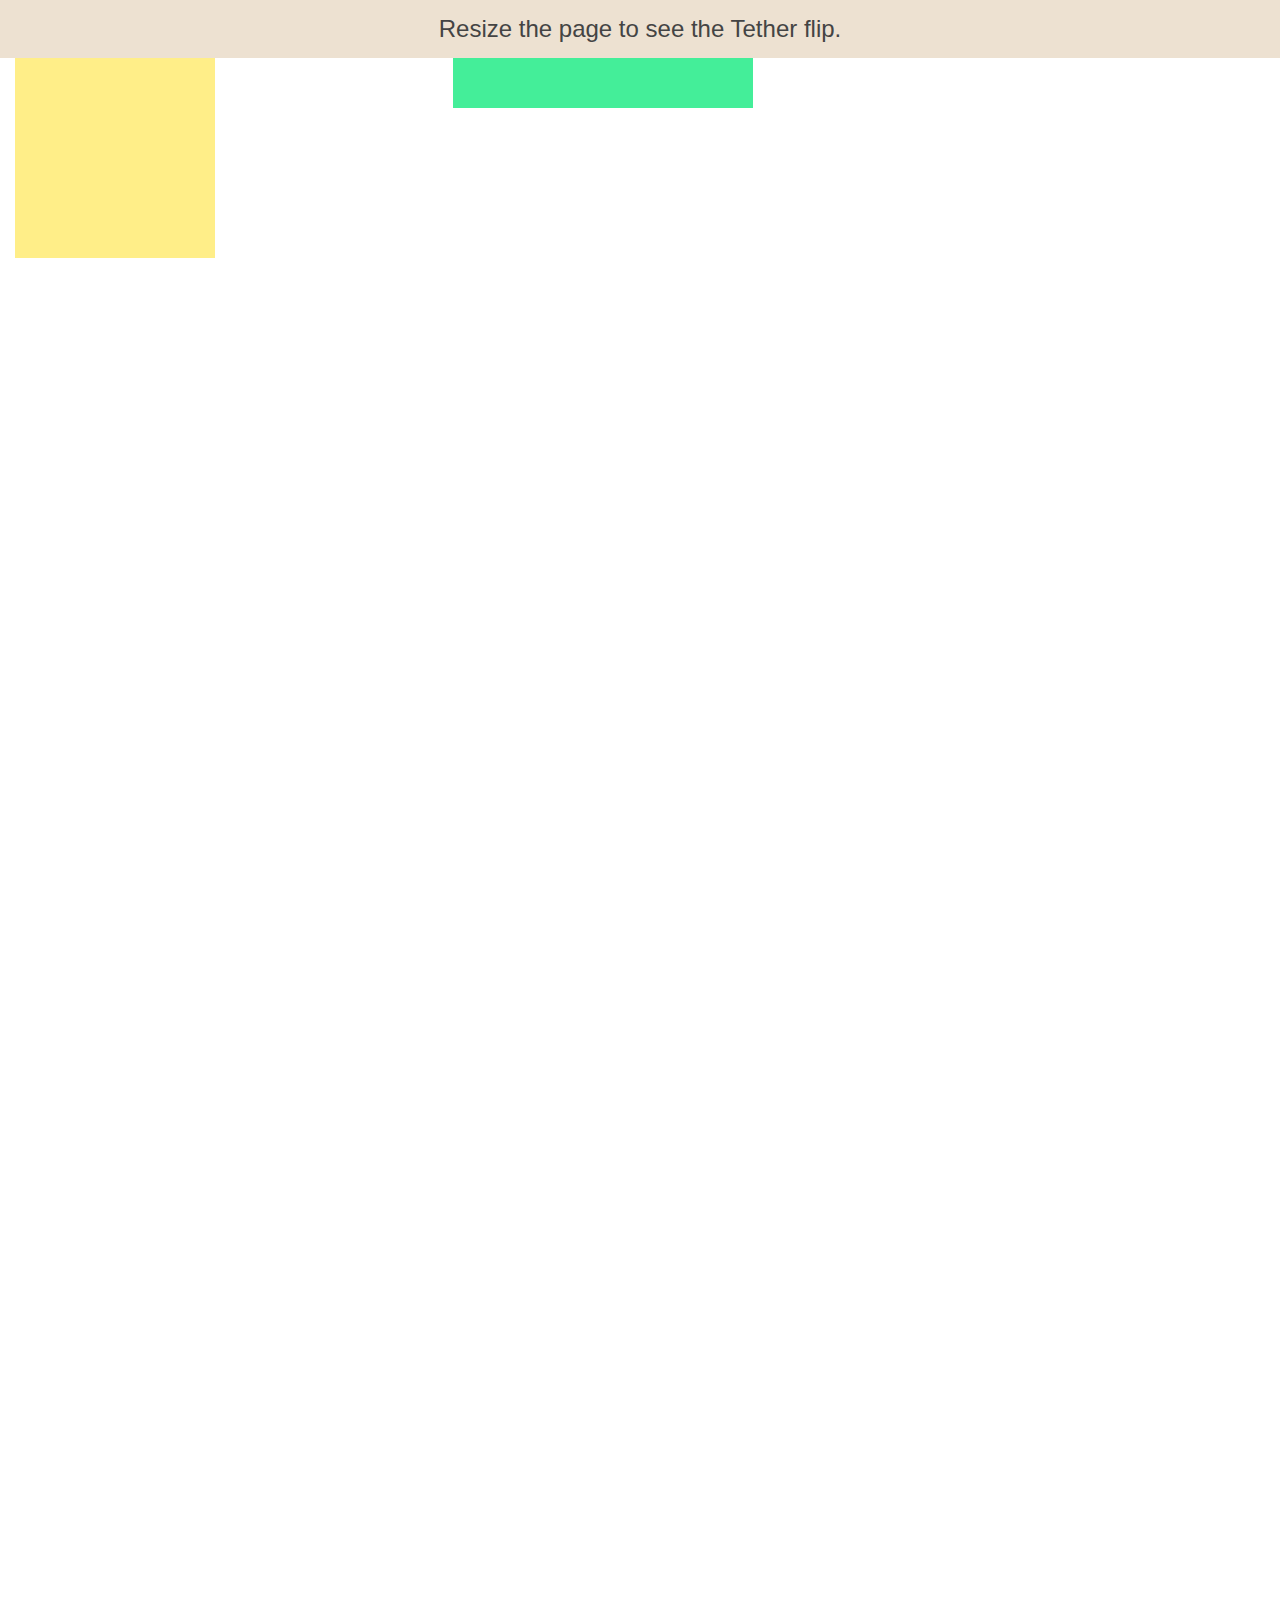
<file: bower_components/tether/examples/simple/index.html>
<!DOCTYPE html>
<html>
    <head>
        <meta charset="utf-8">
        <meta http-equiv="X-UA-Compatible" content="chrome=1">
        <meta name="viewport" content="width=device-width, initial-scale=1, user-scalable=no">
        <link rel="stylesheet" href="../resources/css/base.css" />
        <link rel="stylesheet" href="../common/css/style.css" />
    </head>
    <body>
        <div class="instructions">Resize the page to see the Tether flip.</div>

        <div class="element"></div>
        <div class="target"></div>

        <script src="//github.hubspot.com/tether/dist/js/tether.js"></script>
        <script>
            new Tether({
                element: '.element',
                target: '.target',
                attachment: 'top left',
                targetAttachment: 'top right',
                constraints: [{
                    to: 'window',
                    attachment: 'together'
                }]
            });
        </script>
    </body>
</html>
</file>
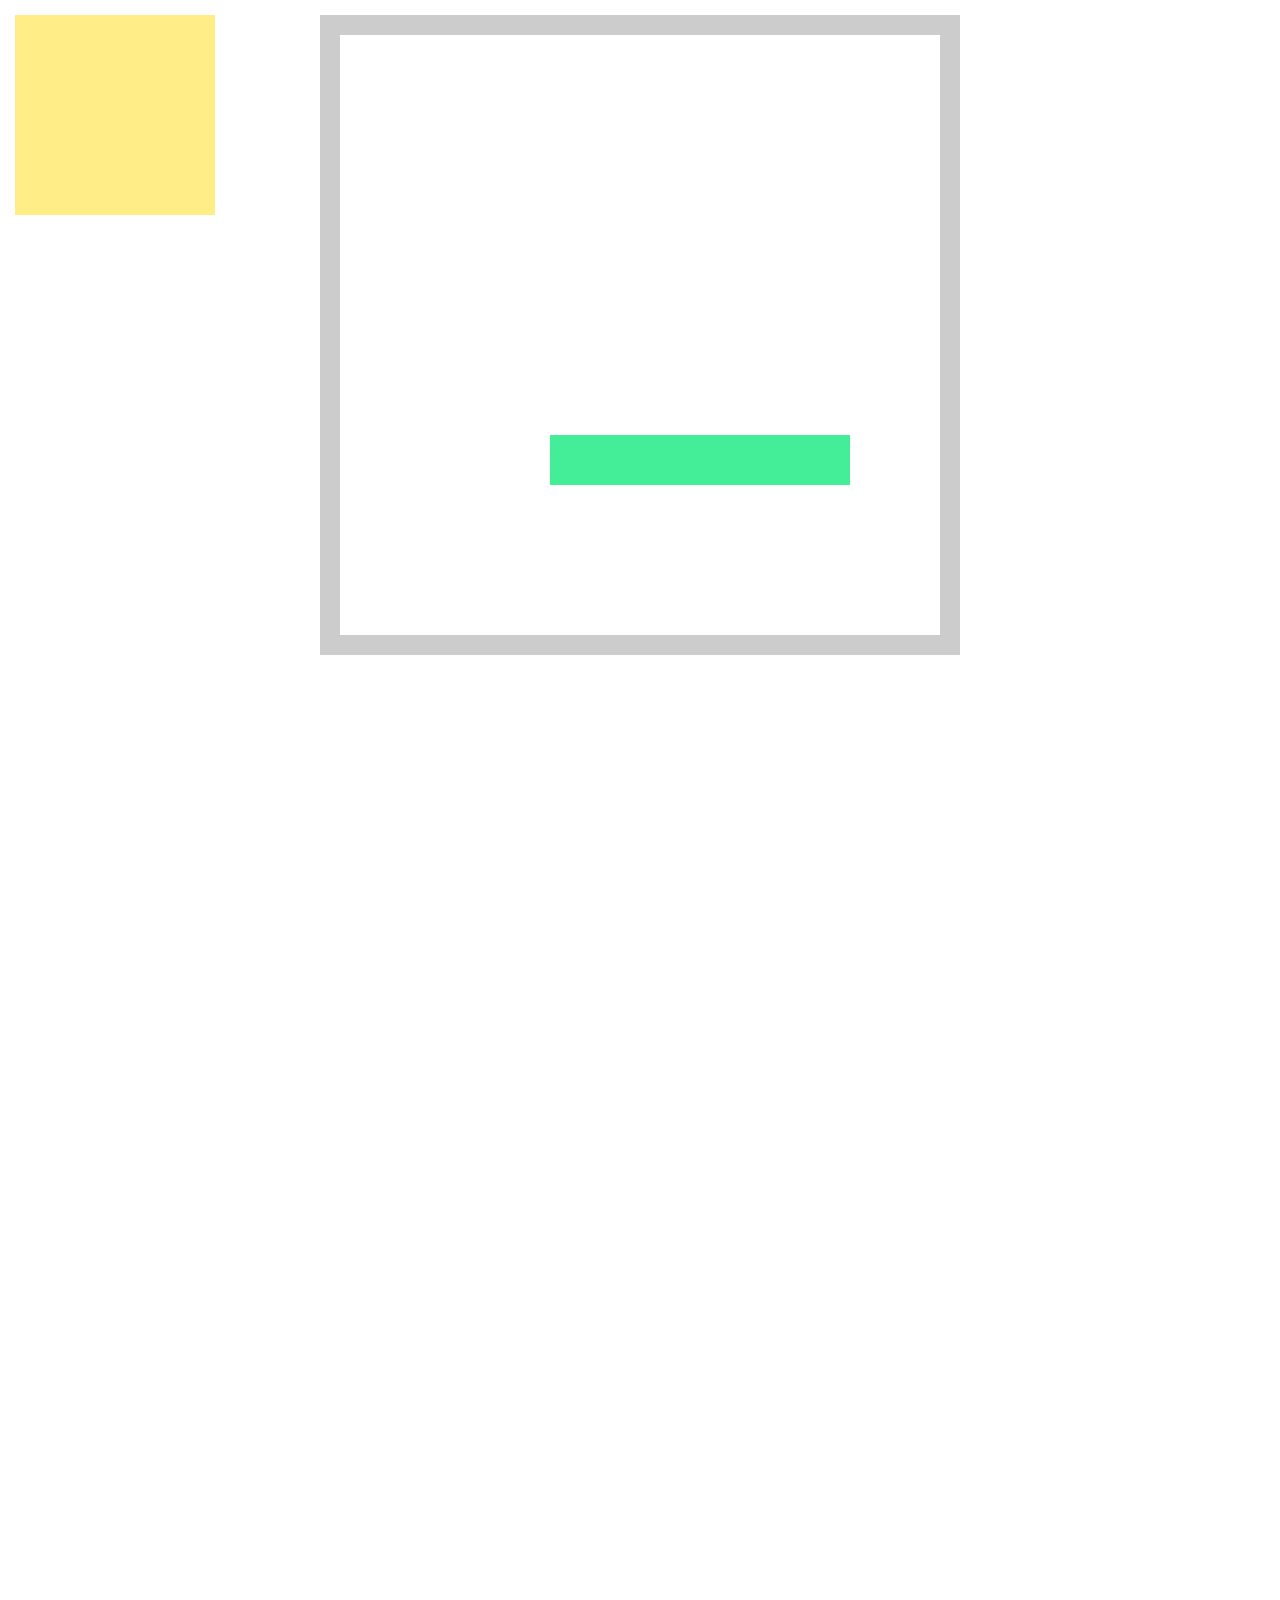
<file: bower_components/tether/examples/testbed/index.html>
<!DOCTYPE html>
<html>
    <head>
        <meta charset="utf-8">
        <meta http-equiv="X-UA-Compatible" content="chrome=1">
        <meta name="viewport" content="width=device-width, initial-scale=1, user-scalable=no">
        <link rel="stylesheet" href="../resources/css/base.css" />
        <link rel="stylesheet" href="../common/css/style.css" />
    </head>
    <body>

        <div class="element">
        </div>

        <div class="container">
            <div class="pad"></div>
            <div class="target"></div>
            <div class="pad"></div>
            <div class="pad"></div>
        </div>

        <script src="//github.hubspot.com/tether/dist/js/tether.js"></script>
        <script>
            new Tether({
                element: '.element',
                target: '.target',
                attachment: 'top center',
                targetAttachment: 'bottom center',
                constraints: [{
                  to: 'scrollParent',
                  attachment: 'together'
                }]
            });
        </script>
    </body>
  </html>
</file>
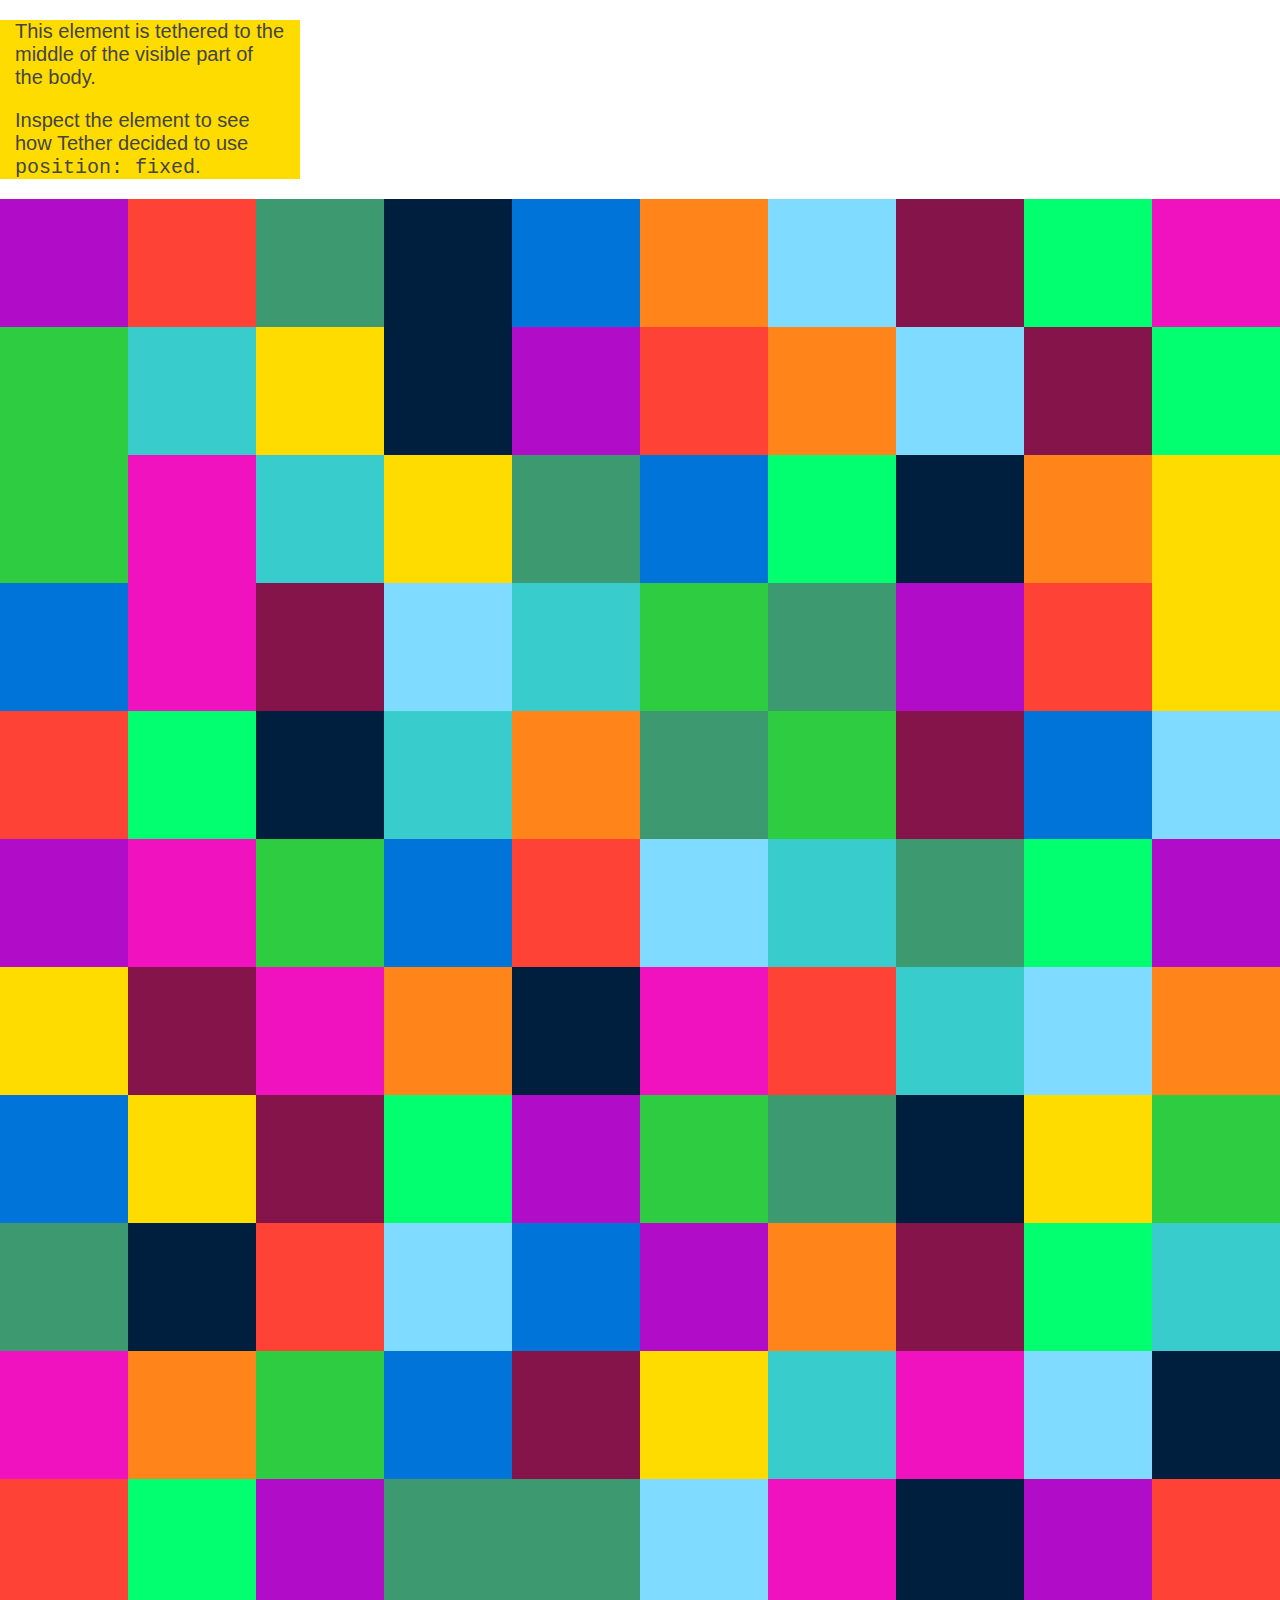
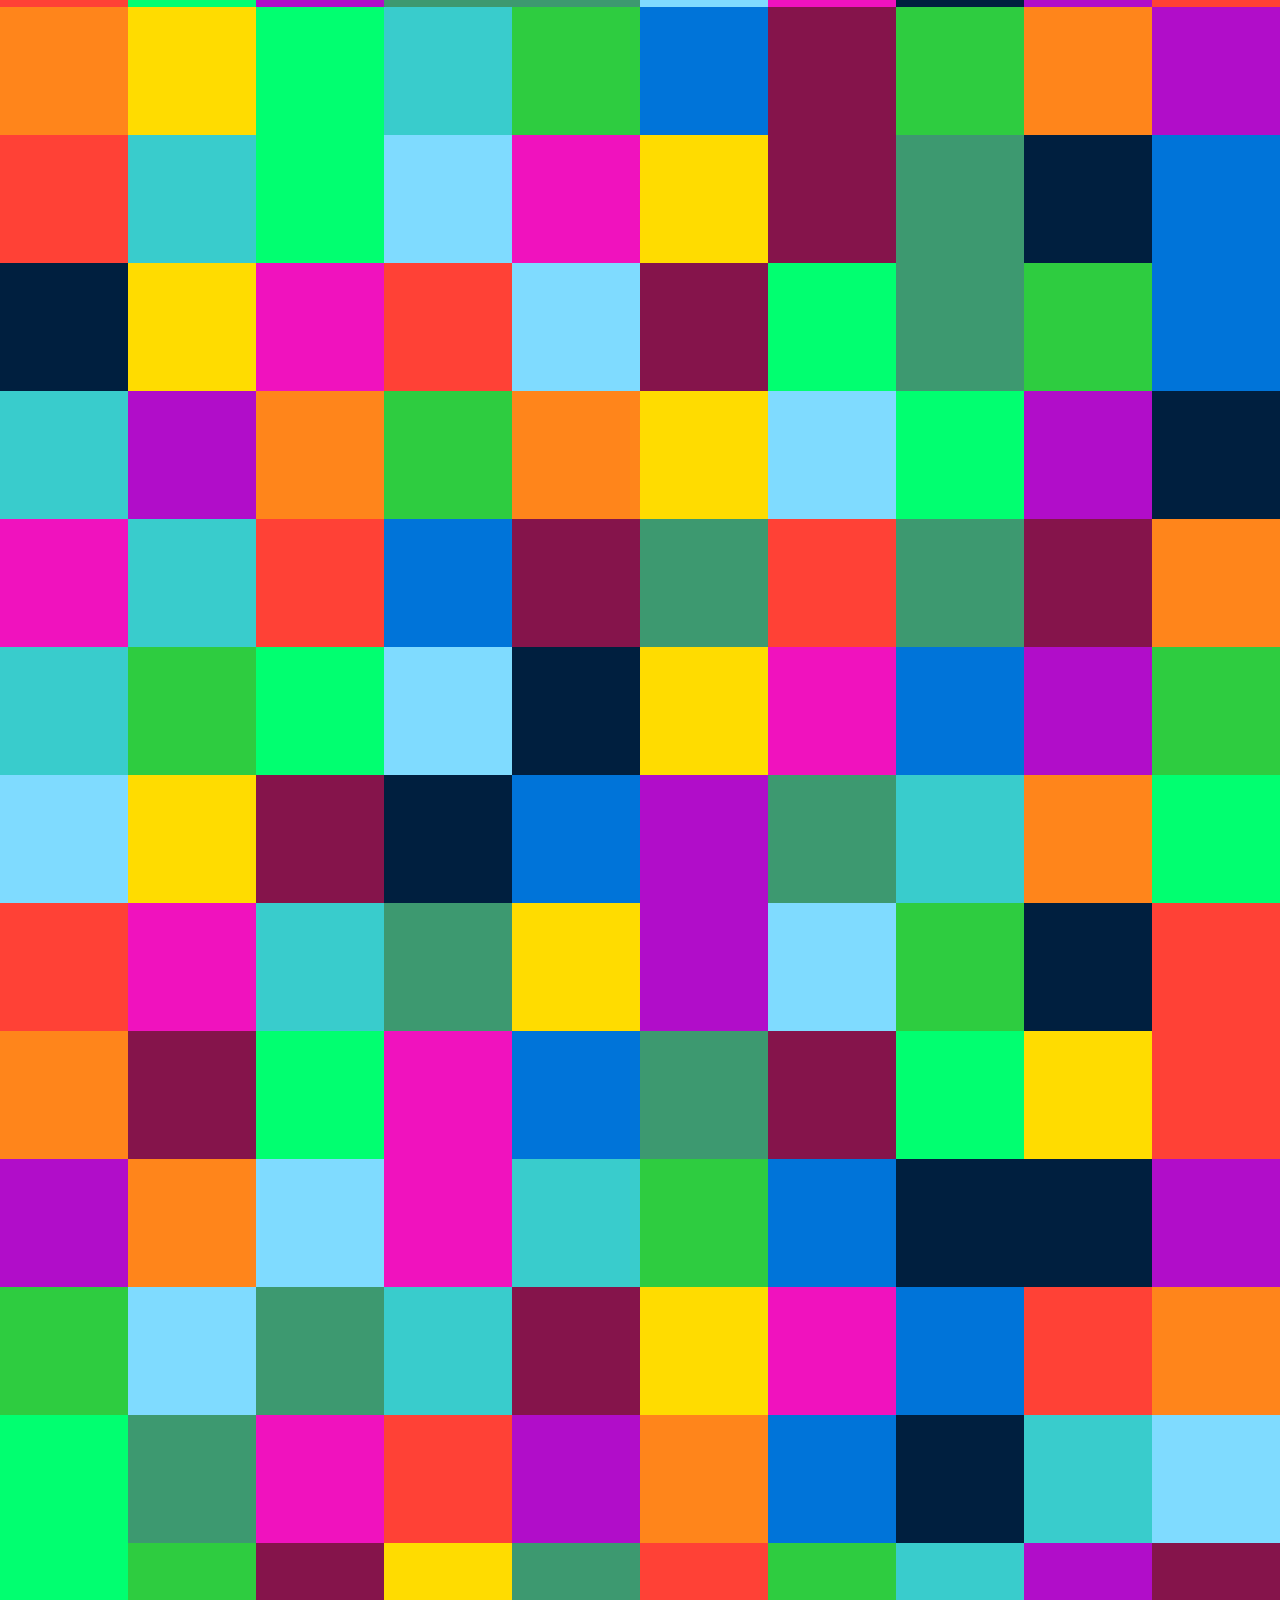
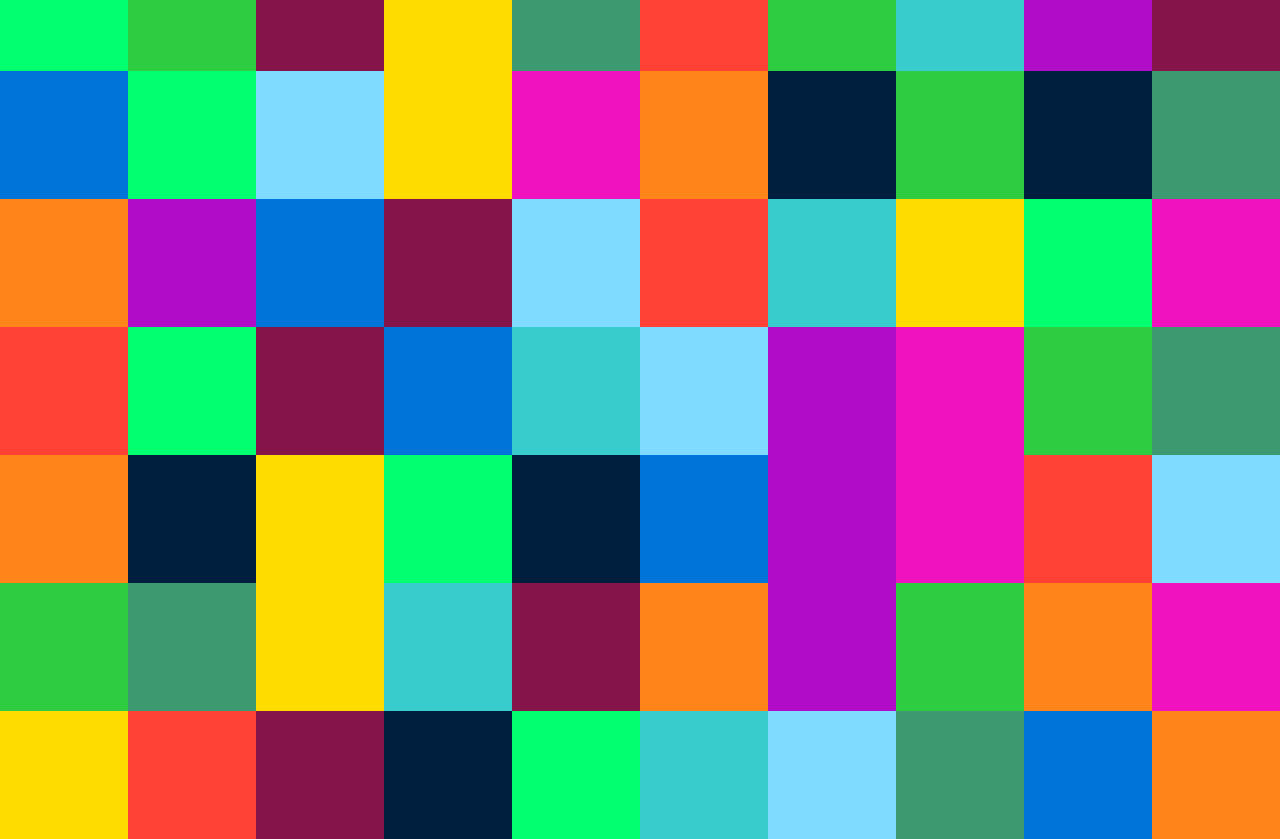
<file: bower_components/tether/examples/viewport/index.html>
<!DOCTYPE html>
<html>
  <head>
    <link rel="stylesheet" href="../resources/css/base.css" />
    <link rel="stylesheet" href="./colors.css" />
    <style>
      * {
        box-sizing: border-box;
      }

      .element {
        background-color: #FFDC00;
        width: 80%;
        max-width: 300px;
        padding: 0 15px;
        font-size: 20px;
        box-shadow: 0 0 0 2px rgba(255, 255, 255, 0.3);
      }

      @media (max-width: 380px) {
        .element {
          font-size: 16px;
        }
      }

      .bit {
        width: 10vw;
        height: 10vw;
        float: left;
      }
    </style>
  </head>
  <body>
    <div class="element">
      <p>This element is tethered to the middle of the visible part of the body.</p>

      <p>Inspect the element to see how Tether decided
      to use <code>position: fixed</code>.</p>
    </div>

    <script src="//github.hubspot.com/tether/dist/js/tether.js"></script>
    <script>
      new Tether({
        element: '.element',
        target: document.body,
        attachment: 'middle center',
        targetAttachment: 'middle center',
        targetModifier: 'visible'
      });
    </script>

    <script>
      // Random colors bit, don't mind this
      colors = ['navy', 'blue', 'aqua', 'teal', 'olive', 'green', 'lime',
        'yellow', 'orange', 'red', 'fuchsia', 'purple', 'maroon'];

      curColors = null;
      for(var i=300; i--;){
        if (!curColors || !curColors.length)
          curColors = colors.slice(0);

        var bit = document.createElement('div')
        var index = (Math.random() * curColors.length)|0;
        bit.className = 'bit bg-' + curColors[index]
        curColors.splice(index, 1);
        document.body.appendChild(bit);
      }
    </script>
  </body>
</html>
</file>
<file: css/main.css>
@import url("https://fonts.googleapis.com/css?family=Lato|Muli:200");
#eb {
  margin: 1em;
  background-color: #292b2c;
  color: #f7f7f9; }
  #eb .row {
    margin: 1em; }
  #eb .btn {
    width: 100%;
    color: #292b2c; }

#game-modes .btn {
  width: 15%; }

/*!
 * Bootstrap v4.0.0-alpha.6 (https://getbootstrap.com)
 * Copyright 2011-2017 The Bootstrap Authors
 * Copyright 2011-2017 Twitter, Inc.
 * Licensed under MIT (https://github.com/twbs/bootstrap/blob/master/LICENSE)
 */
/*! normalize.css v5.0.0 | MIT License | github.com/necolas/normalize.css */
html {
  font-family: sans-serif;
  line-height: 1.15;
  -ms-text-size-adjust: 100%;
  -webkit-text-size-adjust: 100%; }

body {
  margin: 0; }

article,
aside,
footer,
header,
nav,
section {
  display: block; }

h1 {
  font-size: 2em;
  margin: 0.67em 0; }

figcaption,
figure,
main {
  display: block; }

figure {
  margin: 1em 40px; }

hr {
  box-sizing: content-box;
  height: 0;
  overflow: visible; }

pre {
  font-family: monospace, monospace;
  font-size: 1em; }

a {
  background-color: transparent;
  -webkit-text-decoration-skip: objects; }

a:active,
a:hover {
  outline-width: 0; }

abbr[title] {
  border-bottom: none;
  text-decoration: underline;
  text-decoration: underline dotted; }

b,
strong {
  font-weight: inherit; }

b,
strong {
  font-weight: bolder; }

code,
kbd,
samp {
  font-family: monospace, monospace;
  font-size: 1em; }

dfn {
  font-style: italic; }

mark {
  background-color: #ff0;
  color: #000; }

small {
  font-size: 80%; }

sub,
sup {
  font-size: 75%;
  line-height: 0;
  position: relative;
  vertical-align: baseline; }

sub {
  bottom: -0.25em; }

sup {
  top: -0.5em; }

audio,
video {
  display: inline-block; }

audio:not([controls]) {
  display: none;
  height: 0; }

img {
  border-style: none; }

svg:not(:root) {
  overflow: hidden; }

button,
input,
optgroup,
select,
textarea {
  font-family: sans-serif;
  font-size: 100%;
  line-height: 1.15;
  margin: 0; }

button,
input {
  overflow: visible; }

button,
select {
  text-transform: none; }

button,
html [type="button"],
[type="reset"],
[type="submit"] {
  -webkit-appearance: button; }

button::-moz-focus-inner,
[type="button"]::-moz-focus-inner,
[type="reset"]::-moz-focus-inner,
[type="submit"]::-moz-focus-inner {
  border-style: none;
  padding: 0; }

button:-moz-focusring,
[type="button"]:-moz-focusring,
[type="reset"]:-moz-focusring,
[type="submit"]:-moz-focusring {
  outline: 1px dotted ButtonText; }

fieldset {
  border: 1px solid #c0c0c0;
  margin: 0 2px;
  padding: 0.35em 0.625em 0.75em; }

legend {
  box-sizing: border-box;
  color: inherit;
  display: table;
  max-width: 100%;
  padding: 0;
  white-space: normal; }

progress {
  display: inline-block;
  vertical-align: baseline; }

textarea {
  overflow: auto; }

[type="checkbox"],
[type="radio"] {
  box-sizing: border-box;
  padding: 0; }

[type="number"]::-webkit-inner-spin-button,
[type="number"]::-webkit-outer-spin-button {
  height: auto; }

[type="search"] {
  -webkit-appearance: textfield;
  outline-offset: -2px; }

[type="search"]::-webkit-search-cancel-button,
[type="search"]::-webkit-search-decoration {
  -webkit-appearance: none; }

::-webkit-file-upload-button {
  -webkit-appearance: button;
  font: inherit; }

details,
menu {
  display: block; }

summary {
  display: list-item; }

canvas {
  display: inline-block; }

template {
  display: none; }

[hidden] {
  display: none; }

@media print {
  *,
  *::before,
  *::after,
  p::first-letter,
  div::first-letter,
  blockquote::first-letter,
  li::first-letter,
  p::first-line,
  div::first-line,
  blockquote::first-line,
  li::first-line {
    text-shadow: none !important;
    box-shadow: none !important; }

  a,
  a:visited {
    text-decoration: underline; }

  abbr[title]::after {
    content: " (" attr(title) ")"; }

  pre {
    white-space: pre-wrap !important; }

  pre,
  blockquote {
    border: 1px solid #999;
    page-break-inside: avoid; }

  thead {
    display: table-header-group; }

  tr,
  img {
    page-break-inside: avoid; }

  p,
  h2,
  h3 {
    orphans: 3;
    widows: 3; }

  h2,
  h3 {
    page-break-after: avoid; }

  .navbar {
    display: none; }

  .badge {
    border: 1px solid #000; }

  .table {
    border-collapse: collapse !important; }
    .table td,
    .table th {
      background-color: #fff !important; }

  .table-bordered th,
  .table-bordered td {
    border: 1px solid #ddd !important; } }
html {
  box-sizing: border-box; }

*,
*::before,
*::after {
  box-sizing: inherit; }

@-ms-viewport {
  width: device-width; }
html {
  -ms-overflow-style: scrollbar;
  -webkit-tap-highlight-color: transparent; }

body {
  font-family: -apple-system, system-ui, BlinkMacSystemFont, "Segoe UI", Roboto, "Helvetica Neue", Arial, sans-serif;
  font-size: 1rem;
  font-weight: 400;
  line-height: 2;
  color: #39ff14;
  background-color: #292b2c; }

[tabindex="-1"]:focus {
  outline: none !important; }

h1, h2, h3, h4, h5, h6 {
  margin-top: 0;
  margin-bottom: .5rem; }

p {
  margin-top: 0;
  margin-bottom: 1rem; }

abbr[title],
abbr[data-original-title] {
  cursor: help; }

address {
  margin-bottom: 1rem;
  font-style: normal;
  line-height: inherit; }

ol,
ul,
dl {
  margin-top: 0;
  margin-bottom: 1rem; }

ol ol,
ul ul,
ol ul,
ul ol {
  margin-bottom: 0; }

dt {
  font-weight: 300; }

dd {
  margin-bottom: .5rem;
  margin-left: 0; }

blockquote {
  margin: 0 0 1rem; }

a {
  color: #39ff14;
  text-decoration: none; }
  a:focus {
    color: #0f6100;
    text-decoration: underline; }
  a:hover {
    color: #0f6100;
    text-decoration: underline; }

a:not([href]):not([tabindex]) {
  color: inherit;
  text-decoration: none; }
  a:not([href]):not([tabindex]):focus {
    color: inherit;
    text-decoration: none; }
  a:not([href]):not([tabindex]):hover {
    color: inherit;
    text-decoration: none; }
  a:not([href]):not([tabindex]):focus {
    outline: 0; }

pre {
  margin-top: 0;
  margin-bottom: 1rem;
  overflow: auto; }

figure {
  margin: 0 0 1rem; }

img {
  vertical-align: middle; }

[role="button"] {
  cursor: pointer; }

a,
area,
button,
[role="button"],
input,
label,
select,
summary,
textarea {
  touch-action: manipulation; }

table {
  border-collapse: collapse;
  background-color: transparent; }

caption {
  padding-top: 0.75rem;
  padding-bottom: 0.75rem;
  color: #636c72;
  text-align: left;
  caption-side: bottom; }

th {
  text-align: left; }

label {
  display: inline-block;
  margin-bottom: .5rem; }

button:focus {
  outline: 1px dotted;
  outline: 5px auto -webkit-focus-ring-color; }

input,
button,
select,
textarea {
  line-height: inherit; }

input[type="radio"]:disabled,
input[type="checkbox"]:disabled {
  cursor: not-allowed; }

input[type="date"],
input[type="time"],
input[type="datetime-local"],
input[type="month"] {
  -webkit-appearance: listbox; }

textarea {
  resize: vertical; }

fieldset {
  min-width: 0;
  padding: 0;
  margin: 0;
  border: 0; }

legend {
  display: block;
  width: 100%;
  padding: 0;
  margin-bottom: .5rem;
  font-size: 1.5rem;
  line-height: inherit; }

input[type="search"] {
  -webkit-appearance: none; }

output {
  display: inline-block; }

[hidden] {
  display: none !important; }

h1, h2, h3, h4, h5, h6,
.h1, .h2, .h3, .h4, .h5, .h6 {
  margin-bottom: 1rem;
  font-family: inherit;
  font-weight: 200;
  line-height: 1.1;
  color: inherit; }

h1, .h1 {
  font-size: 3rem; }

h2, .h2 {
  font-size: 2.25rem; }

h3, .h3 {
  font-size: 2rem; }

h4, .h4 {
  font-size: 1.75rem; }

h5, .h5 {
  font-size: 1.5rem; }

h6, .h6 {
  font-size: 1.25rem; }

.lead {
  font-size: 1.25rem;
  font-weight: 300; }

.display-1 {
  font-size: 6rem;
  font-weight: 300;
  line-height: 1.1; }

.display-2 {
  font-size: 5.5rem;
  font-weight: 300;
  line-height: 1.1; }

.display-3 {
  font-size: 4.5rem;
  font-weight: 300;
  line-height: 1.1; }

.display-4 {
  font-size: 3.5rem;
  font-weight: 300;
  line-height: 1.1; }

hr {
  margin-top: 2rem;
  margin-bottom: 2rem;
  border: 0;
  border-top: 1px solid rgba(0, 0, 0, 0.1); }

small,
.small {
  font-size: 80%;
  font-weight: 400; }

mark,
.mark {
  padding: 0.2em;
  background-color: #fcf8e3; }

.list-unstyled {
  padding-left: 0;
  list-style: none; }

.list-inline {
  padding-left: 0;
  list-style: none; }

.list-inline-item {
  display: inline-block; }
  .list-inline-item:not(:last-child) {
    margin-right: 5px; }

.initialism {
  font-size: 90%;
  text-transform: uppercase; }

.blockquote {
  padding: 1rem 2rem;
  margin-bottom: 2rem;
  font-size: 1.25rem;
  border-left: 0.25rem solid #eceeef; }

.blockquote-footer {
  display: block;
  font-size: 80%;
  color: #636c72; }
  .blockquote-footer::before {
    content: "\2014 \00A0"; }

.blockquote-reverse {
  padding-right: 2rem;
  padding-left: 0;
  text-align: right;
  border-right: 0.25rem solid #eceeef;
  border-left: 0; }

.blockquote-reverse .blockquote-footer::before {
  content: ""; }
.blockquote-reverse .blockquote-footer::after {
  content: "\00A0 \2014"; }

.img-fluid {
  max-width: 100%;
  height: auto; }

.img-thumbnail {
  padding: 0.25rem;
  background-color: #292b2c;
  border: 1px solid #ddd;
  border-radius: 0.25rem;
  transition: all 0.2s ease-in-out;
  box-shadow: 0 1px 2px rgba(0, 0, 0, 0.075);
  max-width: 100%;
  height: auto; }

.figure {
  display: inline-block; }

.figure-img {
  margin-bottom: 1rem;
  line-height: 1; }

.figure-caption {
  font-size: 90%;
  color: #636c72; }

code,
kbd,
pre,
samp {
  font-family: Menlo, Monaco, Consolas, "Liberation Mono", "Courier New", monospace; }

code {
  padding: 0.2rem 0.4rem;
  font-size: 90%;
  color: #bd4147;
  background-color: #f7f7f9;
  border-radius: 0.25rem; }
  a > code {
    padding: 0;
    color: inherit;
    background-color: inherit; }

kbd {
  padding: 0.2rem 0.4rem;
  font-size: 90%;
  color: #fff;
  background-color: #292b2c;
  border-radius: 0.2rem;
  box-shadow: inset 0 -0.1rem 0 rgba(0, 0, 0, 0.25); }
  kbd kbd {
    padding: 0;
    font-size: 100%;
    font-weight: 300;
    box-shadow: none; }

pre {
  display: block;
  margin-top: 0;
  margin-bottom: 1rem;
  font-size: 90%;
  color: #292b2c; }
  pre code {
    padding: 0;
    font-size: inherit;
    color: inherit;
    background-color: transparent;
    border-radius: 0; }

.pre-scrollable {
  max-height: 340px;
  overflow-y: scroll; }

.container {
  position: relative;
  margin-left: auto;
  margin-right: auto;
  padding-right: 15px;
  padding-left: 15px; }
  @media (min-width: 576px) {
    .container {
      padding-right: 15px;
      padding-left: 15px; } }
  @media (min-width: 768px) {
    .container {
      padding-right: 15px;
      padding-left: 15px; } }
  @media (min-width: 992px) {
    .container {
      padding-right: 15px;
      padding-left: 15px; } }
  @media (min-width: 1200px) {
    .container {
      padding-right: 15px;
      padding-left: 15px; } }
  @media (min-width: 576px) {
    .container {
      width: 540px;
      max-width: 100%; } }
  @media (min-width: 768px) {
    .container {
      width: 720px;
      max-width: 100%; } }
  @media (min-width: 992px) {
    .container {
      width: 960px;
      max-width: 100%; } }
  @media (min-width: 1200px) {
    .container {
      width: 1140px;
      max-width: 100%; } }

.container-fluid {
  position: relative;
  margin-left: auto;
  margin-right: auto;
  padding-right: 15px;
  padding-left: 15px; }
  @media (min-width: 576px) {
    .container-fluid {
      padding-right: 15px;
      padding-left: 15px; } }
  @media (min-width: 768px) {
    .container-fluid {
      padding-right: 15px;
      padding-left: 15px; } }
  @media (min-width: 992px) {
    .container-fluid {
      padding-right: 15px;
      padding-left: 15px; } }
  @media (min-width: 1200px) {
    .container-fluid {
      padding-right: 15px;
      padding-left: 15px; } }

.row {
  display: flex;
  flex-wrap: wrap;
  margin-right: -15px;
  margin-left: -15px; }
  @media (min-width: 576px) {
    .row {
      margin-right: -15px;
      margin-left: -15px; } }
  @media (min-width: 768px) {
    .row {
      margin-right: -15px;
      margin-left: -15px; } }
  @media (min-width: 992px) {
    .row {
      margin-right: -15px;
      margin-left: -15px; } }
  @media (min-width: 1200px) {
    .row {
      margin-right: -15px;
      margin-left: -15px; } }

.no-gutters {
  margin-right: 0;
  margin-left: 0; }
  .no-gutters > .col,
  .no-gutters > [class*="col-"] {
    padding-right: 0;
    padding-left: 0; }

.col-1, .col-2, .col-3, .col-4, .col-5, .col-6, .col-7, .col-8, .col-9, .col-10, .col-11, .col-12, .col, .col-sm-1, .col-sm-2, .col-sm-3, .col-sm-4, .col-sm-5, .col-sm-6, .col-sm-7, .col-sm-8, .col-sm-9, .col-sm-10, .col-sm-11, .col-sm-12, .col-sm, .col-md-1, .col-md-2, .col-md-3, .col-md-4, .col-md-5, .col-md-6, .col-md-7, .col-md-8, .col-md-9, .col-md-10, .col-md-11, .col-md-12, .col-md, .col-lg-1, .col-lg-2, .col-lg-3, .col-lg-4, .col-lg-5, .col-lg-6, .col-lg-7, .col-lg-8, .col-lg-9, .col-lg-10, .col-lg-11, .col-lg-12, .col-lg, .col-xl-1, .col-xl-2, .col-xl-3, .col-xl-4, .col-xl-5, .col-xl-6, .col-xl-7, .col-xl-8, .col-xl-9, .col-xl-10, .col-xl-11, .col-xl-12, .col-xl {
  position: relative;
  width: 100%;
  min-height: 1px;
  padding-right: 15px;
  padding-left: 15px; }
  @media (min-width: 576px) {
    .col-1, .col-2, .col-3, .col-4, .col-5, .col-6, .col-7, .col-8, .col-9, .col-10, .col-11, .col-12, .col, .col-sm-1, .col-sm-2, .col-sm-3, .col-sm-4, .col-sm-5, .col-sm-6, .col-sm-7, .col-sm-8, .col-sm-9, .col-sm-10, .col-sm-11, .col-sm-12, .col-sm, .col-md-1, .col-md-2, .col-md-3, .col-md-4, .col-md-5, .col-md-6, .col-md-7, .col-md-8, .col-md-9, .col-md-10, .col-md-11, .col-md-12, .col-md, .col-lg-1, .col-lg-2, .col-lg-3, .col-lg-4, .col-lg-5, .col-lg-6, .col-lg-7, .col-lg-8, .col-lg-9, .col-lg-10, .col-lg-11, .col-lg-12, .col-lg, .col-xl-1, .col-xl-2, .col-xl-3, .col-xl-4, .col-xl-5, .col-xl-6, .col-xl-7, .col-xl-8, .col-xl-9, .col-xl-10, .col-xl-11, .col-xl-12, .col-xl {
      padding-right: 15px;
      padding-left: 15px; } }
  @media (min-width: 768px) {
    .col-1, .col-2, .col-3, .col-4, .col-5, .col-6, .col-7, .col-8, .col-9, .col-10, .col-11, .col-12, .col, .col-sm-1, .col-sm-2, .col-sm-3, .col-sm-4, .col-sm-5, .col-sm-6, .col-sm-7, .col-sm-8, .col-sm-9, .col-sm-10, .col-sm-11, .col-sm-12, .col-sm, .col-md-1, .col-md-2, .col-md-3, .col-md-4, .col-md-5, .col-md-6, .col-md-7, .col-md-8, .col-md-9, .col-md-10, .col-md-11, .col-md-12, .col-md, .col-lg-1, .col-lg-2, .col-lg-3, .col-lg-4, .col-lg-5, .col-lg-6, .col-lg-7, .col-lg-8, .col-lg-9, .col-lg-10, .col-lg-11, .col-lg-12, .col-lg, .col-xl-1, .col-xl-2, .col-xl-3, .col-xl-4, .col-xl-5, .col-xl-6, .col-xl-7, .col-xl-8, .col-xl-9, .col-xl-10, .col-xl-11, .col-xl-12, .col-xl {
      padding-right: 15px;
      padding-left: 15px; } }
  @media (min-width: 992px) {
    .col-1, .col-2, .col-3, .col-4, .col-5, .col-6, .col-7, .col-8, .col-9, .col-10, .col-11, .col-12, .col, .col-sm-1, .col-sm-2, .col-sm-3, .col-sm-4, .col-sm-5, .col-sm-6, .col-sm-7, .col-sm-8, .col-sm-9, .col-sm-10, .col-sm-11, .col-sm-12, .col-sm, .col-md-1, .col-md-2, .col-md-3, .col-md-4, .col-md-5, .col-md-6, .col-md-7, .col-md-8, .col-md-9, .col-md-10, .col-md-11, .col-md-12, .col-md, .col-lg-1, .col-lg-2, .col-lg-3, .col-lg-4, .col-lg-5, .col-lg-6, .col-lg-7, .col-lg-8, .col-lg-9, .col-lg-10, .col-lg-11, .col-lg-12, .col-lg, .col-xl-1, .col-xl-2, .col-xl-3, .col-xl-4, .col-xl-5, .col-xl-6, .col-xl-7, .col-xl-8, .col-xl-9, .col-xl-10, .col-xl-11, .col-xl-12, .col-xl {
      padding-right: 15px;
      padding-left: 15px; } }
  @media (min-width: 1200px) {
    .col-1, .col-2, .col-3, .col-4, .col-5, .col-6, .col-7, .col-8, .col-9, .col-10, .col-11, .col-12, .col, .col-sm-1, .col-sm-2, .col-sm-3, .col-sm-4, .col-sm-5, .col-sm-6, .col-sm-7, .col-sm-8, .col-sm-9, .col-sm-10, .col-sm-11, .col-sm-12, .col-sm, .col-md-1, .col-md-2, .col-md-3, .col-md-4, .col-md-5, .col-md-6, .col-md-7, .col-md-8, .col-md-9, .col-md-10, .col-md-11, .col-md-12, .col-md, .col-lg-1, .col-lg-2, .col-lg-3, .col-lg-4, .col-lg-5, .col-lg-6, .col-lg-7, .col-lg-8, .col-lg-9, .col-lg-10, .col-lg-11, .col-lg-12, .col-lg, .col-xl-1, .col-xl-2, .col-xl-3, .col-xl-4, .col-xl-5, .col-xl-6, .col-xl-7, .col-xl-8, .col-xl-9, .col-xl-10, .col-xl-11, .col-xl-12, .col-xl {
      padding-right: 15px;
      padding-left: 15px; } }

.col {
  flex-basis: 0;
  flex-grow: 1;
  max-width: 100%; }

.col-auto {
  flex: 0 0 auto;
  width: auto; }

.col-1 {
  flex: 0 0 8.33333%;
  max-width: 8.33333%; }

.col-2 {
  flex: 0 0 16.66667%;
  max-width: 16.66667%; }

.col-3 {
  flex: 0 0 25%;
  max-width: 25%; }

.col-4 {
  flex: 0 0 33.33333%;
  max-width: 33.33333%; }

.col-5 {
  flex: 0 0 41.66667%;
  max-width: 41.66667%; }

.col-6 {
  flex: 0 0 50%;
  max-width: 50%; }

.col-7 {
  flex: 0 0 58.33333%;
  max-width: 58.33333%; }

.col-8 {
  flex: 0 0 66.66667%;
  max-width: 66.66667%; }

.col-9 {
  flex: 0 0 75%;
  max-width: 75%; }

.col-10 {
  flex: 0 0 83.33333%;
  max-width: 83.33333%; }

.col-11 {
  flex: 0 0 91.66667%;
  max-width: 91.66667%; }

.col-12 {
  flex: 0 0 100%;
  max-width: 100%; }

.pull-0 {
  right: auto; }

.pull-1 {
  right: 8.33333%; }

.pull-2 {
  right: 16.66667%; }

.pull-3 {
  right: 25%; }

.pull-4 {
  right: 33.33333%; }

.pull-5 {
  right: 41.66667%; }

.pull-6 {
  right: 50%; }

.pull-7 {
  right: 58.33333%; }

.pull-8 {
  right: 66.66667%; }

.pull-9 {
  right: 75%; }

.pull-10 {
  right: 83.33333%; }

.pull-11 {
  right: 91.66667%; }

.pull-12 {
  right: 100%; }

.push-0 {
  left: auto; }

.push-1 {
  left: 8.33333%; }

.push-2 {
  left: 16.66667%; }

.push-3 {
  left: 25%; }

.push-4 {
  left: 33.33333%; }

.push-5 {
  left: 41.66667%; }

.push-6 {
  left: 50%; }

.push-7 {
  left: 58.33333%; }

.push-8 {
  left: 66.66667%; }

.push-9 {
  left: 75%; }

.push-10 {
  left: 83.33333%; }

.push-11 {
  left: 91.66667%; }

.push-12 {
  left: 100%; }

.offset-1 {
  margin-left: 8.33333%; }

.offset-2 {
  margin-left: 16.66667%; }

.offset-3 {
  margin-left: 25%; }

.offset-4 {
  margin-left: 33.33333%; }

.offset-5 {
  margin-left: 41.66667%; }

.offset-6 {
  margin-left: 50%; }

.offset-7 {
  margin-left: 58.33333%; }

.offset-8 {
  margin-left: 66.66667%; }

.offset-9 {
  margin-left: 75%; }

.offset-10 {
  margin-left: 83.33333%; }

.offset-11 {
  margin-left: 91.66667%; }

@media (min-width: 576px) {
  .col-sm {
    flex-basis: 0;
    flex-grow: 1;
    max-width: 100%; }

  .col-sm-auto {
    flex: 0 0 auto;
    width: auto; }

  .col-sm-1 {
    flex: 0 0 8.33333%;
    max-width: 8.33333%; }

  .col-sm-2 {
    flex: 0 0 16.66667%;
    max-width: 16.66667%; }

  .col-sm-3 {
    flex: 0 0 25%;
    max-width: 25%; }

  .col-sm-4 {
    flex: 0 0 33.33333%;
    max-width: 33.33333%; }

  .col-sm-5 {
    flex: 0 0 41.66667%;
    max-width: 41.66667%; }

  .col-sm-6 {
    flex: 0 0 50%;
    max-width: 50%; }

  .col-sm-7 {
    flex: 0 0 58.33333%;
    max-width: 58.33333%; }

  .col-sm-8 {
    flex: 0 0 66.66667%;
    max-width: 66.66667%; }

  .col-sm-9 {
    flex: 0 0 75%;
    max-width: 75%; }

  .col-sm-10 {
    flex: 0 0 83.33333%;
    max-width: 83.33333%; }

  .col-sm-11 {
    flex: 0 0 91.66667%;
    max-width: 91.66667%; }

  .col-sm-12 {
    flex: 0 0 100%;
    max-width: 100%; }

  .pull-sm-0 {
    right: auto; }

  .pull-sm-1 {
    right: 8.33333%; }

  .pull-sm-2 {
    right: 16.66667%; }

  .pull-sm-3 {
    right: 25%; }

  .pull-sm-4 {
    right: 33.33333%; }

  .pull-sm-5 {
    right: 41.66667%; }

  .pull-sm-6 {
    right: 50%; }

  .pull-sm-7 {
    right: 58.33333%; }

  .pull-sm-8 {
    right: 66.66667%; }

  .pull-sm-9 {
    right: 75%; }

  .pull-sm-10 {
    right: 83.33333%; }

  .pull-sm-11 {
    right: 91.66667%; }

  .pull-sm-12 {
    right: 100%; }

  .push-sm-0 {
    left: auto; }

  .push-sm-1 {
    left: 8.33333%; }

  .push-sm-2 {
    left: 16.66667%; }

  .push-sm-3 {
    left: 25%; }

  .push-sm-4 {
    left: 33.33333%; }

  .push-sm-5 {
    left: 41.66667%; }

  .push-sm-6 {
    left: 50%; }

  .push-sm-7 {
    left: 58.33333%; }

  .push-sm-8 {
    left: 66.66667%; }

  .push-sm-9 {
    left: 75%; }

  .push-sm-10 {
    left: 83.33333%; }

  .push-sm-11 {
    left: 91.66667%; }

  .push-sm-12 {
    left: 100%; }

  .offset-sm-0 {
    margin-left: 0%; }

  .offset-sm-1 {
    margin-left: 8.33333%; }

  .offset-sm-2 {
    margin-left: 16.66667%; }

  .offset-sm-3 {
    margin-left: 25%; }

  .offset-sm-4 {
    margin-left: 33.33333%; }

  .offset-sm-5 {
    margin-left: 41.66667%; }

  .offset-sm-6 {
    margin-left: 50%; }

  .offset-sm-7 {
    margin-left: 58.33333%; }

  .offset-sm-8 {
    margin-left: 66.66667%; }

  .offset-sm-9 {
    margin-left: 75%; }

  .offset-sm-10 {
    margin-left: 83.33333%; }

  .offset-sm-11 {
    margin-left: 91.66667%; } }
@media (min-width: 768px) {
  .col-md {
    flex-basis: 0;
    flex-grow: 1;
    max-width: 100%; }

  .col-md-auto {
    flex: 0 0 auto;
    width: auto; }

  .col-md-1 {
    flex: 0 0 8.33333%;
    max-width: 8.33333%; }

  .col-md-2 {
    flex: 0 0 16.66667%;
    max-width: 16.66667%; }

  .col-md-3 {
    flex: 0 0 25%;
    max-width: 25%; }

  .col-md-4 {
    flex: 0 0 33.33333%;
    max-width: 33.33333%; }

  .col-md-5 {
    flex: 0 0 41.66667%;
    max-width: 41.66667%; }

  .col-md-6 {
    flex: 0 0 50%;
    max-width: 50%; }

  .col-md-7 {
    flex: 0 0 58.33333%;
    max-width: 58.33333%; }

  .col-md-8 {
    flex: 0 0 66.66667%;
    max-width: 66.66667%; }

  .col-md-9 {
    flex: 0 0 75%;
    max-width: 75%; }

  .col-md-10 {
    flex: 0 0 83.33333%;
    max-width: 83.33333%; }

  .col-md-11 {
    flex: 0 0 91.66667%;
    max-width: 91.66667%; }

  .col-md-12 {
    flex: 0 0 100%;
    max-width: 100%; }

  .pull-md-0 {
    right: auto; }

  .pull-md-1 {
    right: 8.33333%; }

  .pull-md-2 {
    right: 16.66667%; }

  .pull-md-3 {
    right: 25%; }

  .pull-md-4 {
    right: 33.33333%; }

  .pull-md-5 {
    right: 41.66667%; }

  .pull-md-6 {
    right: 50%; }

  .pull-md-7 {
    right: 58.33333%; }

  .pull-md-8 {
    right: 66.66667%; }

  .pull-md-9 {
    right: 75%; }

  .pull-md-10 {
    right: 83.33333%; }

  .pull-md-11 {
    right: 91.66667%; }

  .pull-md-12 {
    right: 100%; }

  .push-md-0 {
    left: auto; }

  .push-md-1 {
    left: 8.33333%; }

  .push-md-2 {
    left: 16.66667%; }

  .push-md-3 {
    left: 25%; }

  .push-md-4 {
    left: 33.33333%; }

  .push-md-5 {
    left: 41.66667%; }

  .push-md-6 {
    left: 50%; }

  .push-md-7 {
    left: 58.33333%; }

  .push-md-8 {
    left: 66.66667%; }

  .push-md-9 {
    left: 75%; }

  .push-md-10 {
    left: 83.33333%; }

  .push-md-11 {
    left: 91.66667%; }

  .push-md-12 {
    left: 100%; }

  .offset-md-0 {
    margin-left: 0%; }

  .offset-md-1 {
    margin-left: 8.33333%; }

  .offset-md-2 {
    margin-left: 16.66667%; }

  .offset-md-3 {
    margin-left: 25%; }

  .offset-md-4 {
    margin-left: 33.33333%; }

  .offset-md-5 {
    margin-left: 41.66667%; }

  .offset-md-6 {
    margin-left: 50%; }

  .offset-md-7 {
    margin-left: 58.33333%; }

  .offset-md-8 {
    margin-left: 66.66667%; }

  .offset-md-9 {
    margin-left: 75%; }

  .offset-md-10 {
    margin-left: 83.33333%; }

  .offset-md-11 {
    margin-left: 91.66667%; } }
@media (min-width: 992px) {
  .col-lg {
    flex-basis: 0;
    flex-grow: 1;
    max-width: 100%; }

  .col-lg-auto {
    flex: 0 0 auto;
    width: auto; }

  .col-lg-1 {
    flex: 0 0 8.33333%;
    max-width: 8.33333%; }

  .col-lg-2 {
    flex: 0 0 16.66667%;
    max-width: 16.66667%; }

  .col-lg-3 {
    flex: 0 0 25%;
    max-width: 25%; }

  .col-lg-4 {
    flex: 0 0 33.33333%;
    max-width: 33.33333%; }

  .col-lg-5 {
    flex: 0 0 41.66667%;
    max-width: 41.66667%; }

  .col-lg-6 {
    flex: 0 0 50%;
    max-width: 50%; }

  .col-lg-7 {
    flex: 0 0 58.33333%;
    max-width: 58.33333%; }

  .col-lg-8 {
    flex: 0 0 66.66667%;
    max-width: 66.66667%; }

  .col-lg-9 {
    flex: 0 0 75%;
    max-width: 75%; }

  .col-lg-10 {
    flex: 0 0 83.33333%;
    max-width: 83.33333%; }

  .col-lg-11 {
    flex: 0 0 91.66667%;
    max-width: 91.66667%; }

  .col-lg-12 {
    flex: 0 0 100%;
    max-width: 100%; }

  .pull-lg-0 {
    right: auto; }

  .pull-lg-1 {
    right: 8.33333%; }

  .pull-lg-2 {
    right: 16.66667%; }

  .pull-lg-3 {
    right: 25%; }

  .pull-lg-4 {
    right: 33.33333%; }

  .pull-lg-5 {
    right: 41.66667%; }

  .pull-lg-6 {
    right: 50%; }

  .pull-lg-7 {
    right: 58.33333%; }

  .pull-lg-8 {
    right: 66.66667%; }

  .pull-lg-9 {
    right: 75%; }

  .pull-lg-10 {
    right: 83.33333%; }

  .pull-lg-11 {
    right: 91.66667%; }

  .pull-lg-12 {
    right: 100%; }

  .push-lg-0 {
    left: auto; }

  .push-lg-1 {
    left: 8.33333%; }

  .push-lg-2 {
    left: 16.66667%; }

  .push-lg-3 {
    left: 25%; }

  .push-lg-4 {
    left: 33.33333%; }

  .push-lg-5 {
    left: 41.66667%; }

  .push-lg-6 {
    left: 50%; }

  .push-lg-7 {
    left: 58.33333%; }

  .push-lg-8 {
    left: 66.66667%; }

  .push-lg-9 {
    left: 75%; }

  .push-lg-10 {
    left: 83.33333%; }

  .push-lg-11 {
    left: 91.66667%; }

  .push-lg-12 {
    left: 100%; }

  .offset-lg-0 {
    margin-left: 0%; }

  .offset-lg-1 {
    margin-left: 8.33333%; }

  .offset-lg-2 {
    margin-left: 16.66667%; }

  .offset-lg-3 {
    margin-left: 25%; }

  .offset-lg-4 {
    margin-left: 33.33333%; }

  .offset-lg-5 {
    margin-left: 41.66667%; }

  .offset-lg-6 {
    margin-left: 50%; }

  .offset-lg-7 {
    margin-left: 58.33333%; }

  .offset-lg-8 {
    margin-left: 66.66667%; }

  .offset-lg-9 {
    margin-left: 75%; }

  .offset-lg-10 {
    margin-left: 83.33333%; }

  .offset-lg-11 {
    margin-left: 91.66667%; } }
@media (min-width: 1200px) {
  .col-xl {
    flex-basis: 0;
    flex-grow: 1;
    max-width: 100%; }

  .col-xl-auto {
    flex: 0 0 auto;
    width: auto; }

  .col-xl-1 {
    flex: 0 0 8.33333%;
    max-width: 8.33333%; }

  .col-xl-2 {
    flex: 0 0 16.66667%;
    max-width: 16.66667%; }

  .col-xl-3 {
    flex: 0 0 25%;
    max-width: 25%; }

  .col-xl-4 {
    flex: 0 0 33.33333%;
    max-width: 33.33333%; }

  .col-xl-5 {
    flex: 0 0 41.66667%;
    max-width: 41.66667%; }

  .col-xl-6 {
    flex: 0 0 50%;
    max-width: 50%; }

  .col-xl-7 {
    flex: 0 0 58.33333%;
    max-width: 58.33333%; }

  .col-xl-8 {
    flex: 0 0 66.66667%;
    max-width: 66.66667%; }

  .col-xl-9 {
    flex: 0 0 75%;
    max-width: 75%; }

  .col-xl-10 {
    flex: 0 0 83.33333%;
    max-width: 83.33333%; }

  .col-xl-11 {
    flex: 0 0 91.66667%;
    max-width: 91.66667%; }

  .col-xl-12 {
    flex: 0 0 100%;
    max-width: 100%; }

  .pull-xl-0 {
    right: auto; }

  .pull-xl-1 {
    right: 8.33333%; }

  .pull-xl-2 {
    right: 16.66667%; }

  .pull-xl-3 {
    right: 25%; }

  .pull-xl-4 {
    right: 33.33333%; }

  .pull-xl-5 {
    right: 41.66667%; }

  .pull-xl-6 {
    right: 50%; }

  .pull-xl-7 {
    right: 58.33333%; }

  .pull-xl-8 {
    right: 66.66667%; }

  .pull-xl-9 {
    right: 75%; }

  .pull-xl-10 {
    right: 83.33333%; }

  .pull-xl-11 {
    right: 91.66667%; }

  .pull-xl-12 {
    right: 100%; }

  .push-xl-0 {
    left: auto; }

  .push-xl-1 {
    left: 8.33333%; }

  .push-xl-2 {
    left: 16.66667%; }

  .push-xl-3 {
    left: 25%; }

  .push-xl-4 {
    left: 33.33333%; }

  .push-xl-5 {
    left: 41.66667%; }

  .push-xl-6 {
    left: 50%; }

  .push-xl-7 {
    left: 58.33333%; }

  .push-xl-8 {
    left: 66.66667%; }

  .push-xl-9 {
    left: 75%; }

  .push-xl-10 {
    left: 83.33333%; }

  .push-xl-11 {
    left: 91.66667%; }

  .push-xl-12 {
    left: 100%; }

  .offset-xl-0 {
    margin-left: 0%; }

  .offset-xl-1 {
    margin-left: 8.33333%; }

  .offset-xl-2 {
    margin-left: 16.66667%; }

  .offset-xl-3 {
    margin-left: 25%; }

  .offset-xl-4 {
    margin-left: 33.33333%; }

  .offset-xl-5 {
    margin-left: 41.66667%; }

  .offset-xl-6 {
    margin-left: 50%; }

  .offset-xl-7 {
    margin-left: 58.33333%; }

  .offset-xl-8 {
    margin-left: 66.66667%; }

  .offset-xl-9 {
    margin-left: 75%; }

  .offset-xl-10 {
    margin-left: 83.33333%; }

  .offset-xl-11 {
    margin-left: 91.66667%; } }
.table {
  width: 100%;
  max-width: 100%;
  margin-bottom: 2rem; }
  .table th,
  .table td {
    padding: 0.75rem;
    vertical-align: top;
    border-top: 1px solid #eceeef; }
  .table thead th {
    vertical-align: bottom;
    border-bottom: 2px solid #eceeef; }
  .table tbody + tbody {
    border-top: 2px solid #eceeef; }
  .table .table {
    background-color: #292b2c; }

.table-sm th,
.table-sm td {
  padding: 0.3rem; }

.table-bordered {
  border: 1px solid #eceeef; }
  .table-bordered th,
  .table-bordered td {
    border: 1px solid #eceeef; }
  .table-bordered thead th,
  .table-bordered thead td {
    border-bottom-width: 2px; }

.table-striped tbody tr:nth-of-type(odd) {
  background-color: rgba(0, 0, 0, 0.05); }

.table-hover tbody tr:hover {
  background-color: rgba(0, 0, 0, 0.075); }

.table-active,
.table-active > th,
.table-active > td {
  background-color: rgba(0, 0, 0, 0.075); }

.table-hover .table-active:hover {
  background-color: rgba(0, 0, 0, 0.075); }
  .table-hover .table-active:hover > td,
  .table-hover .table-active:hover > th {
    background-color: rgba(0, 0, 0, 0.075); }

.table-success,
.table-success > th,
.table-success > td {
  background-color: #dff0d8; }

.table-hover .table-success:hover {
  background-color: #d0e9c6; }
  .table-hover .table-success:hover > td,
  .table-hover .table-success:hover > th {
    background-color: #d0e9c6; }

.table-info,
.table-info > th,
.table-info > td {
  background-color: #d9edf7; }

.table-hover .table-info:hover {
  background-color: #c4e3f3; }
  .table-hover .table-info:hover > td,
  .table-hover .table-info:hover > th {
    background-color: #c4e3f3; }

.table-warning,
.table-warning > th,
.table-warning > td {
  background-color: #fcf8e3; }

.table-hover .table-warning:hover {
  background-color: #faf2cc; }
  .table-hover .table-warning:hover > td,
  .table-hover .table-warning:hover > th {
    background-color: #faf2cc; }

.table-danger,
.table-danger > th,
.table-danger > td {
  background-color: #f2dede; }

.table-hover .table-danger:hover {
  background-color: #ebcccc; }
  .table-hover .table-danger:hover > td,
  .table-hover .table-danger:hover > th {
    background-color: #ebcccc; }

.thead-inverse th {
  color: #292b2c;
  background-color: #292b2c; }

.thead-default th {
  color: #464a4c;
  background-color: #eceeef; }

.table-inverse {
  color: #292b2c;
  background-color: #292b2c; }
  .table-inverse th,
  .table-inverse td,
  .table-inverse thead th {
    border-color: #292b2c; }
  .table-inverse.table-bordered {
    border: 0; }

.table-responsive {
  display: block;
  width: 100%;
  overflow-x: auto;
  -ms-overflow-style: -ms-autohiding-scrollbar; }
  .table-responsive.table-bordered {
    border: 0; }

.form-control {
  display: block;
  width: 100%;
  padding: 0.5rem 0.75rem;
  font-size: 1rem;
  line-height: 1.25;
  color: #fff;
  background-color: #555;
  background-image: none;
  background-clip: padding-box;
  border: 1px solid rgba(0, 0, 0, 0.15);
  border-radius: 0.25rem;
  box-shadow: inset 0 1px 1px rgba(0, 0, 0, 0.075);
  transition: border-color ease-in-out 0.15s, box-shadow ease-in-out 0.15s; }
  .form-control::-ms-expand {
    background-color: transparent;
    border: 0; }
  .form-control:focus {
    color: #fff;
    background-color: #555;
    border-color: #a4ff94;
    outline: none;
    box-shadow: inset 0 1px 1px rgba(0, 0, 0, 0.075), rgba(164, 255, 148, 0.6); }
  .form-control::placeholder {
    color: #636c72;
    opacity: 1; }
  .form-control:disabled, .form-control[readonly] {
    background-color: #eceeef;
    opacity: 1; }
  .form-control:disabled {
    cursor: not-allowed; }

select.form-control:not([size]):not([multiple]) {
  height: calc(2.25rem + 2px); }
select.form-control:focus::-ms-value {
  color: #fff;
  background-color: #555; }

.form-control-file,
.form-control-range {
  display: block; }

.col-form-label {
  padding-top: calc(0.5rem - 1px * 2);
  padding-bottom: calc(0.5rem - 1px * 2);
  margin-bottom: 0; }

.col-form-label-lg {
  padding-top: calc(0.75rem - 1px * 2);
  padding-bottom: calc(0.75rem - 1px * 2);
  font-size: 1.5rem; }

.col-form-label-sm {
  padding-top: calc(0.25rem - 1px * 2);
  padding-bottom: calc(0.25rem - 1px * 2);
  font-size: 0.8rem; }

.col-form-legend {
  padding-top: 0.5rem;
  padding-bottom: 0.5rem;
  margin-bottom: 0;
  font-size: 1rem; }

.form-control-static {
  padding-top: 0.5rem;
  padding-bottom: 0.5rem;
  margin-bottom: 0;
  line-height: 1.25;
  border: solid transparent;
  border-width: 1px 0; }
  .form-control-static.form-control-sm, .input-group-sm > .form-control-static.form-control,
  .input-group-sm > .form-control-static.input-group-addon,
  .input-group-sm > .input-group-btn > .form-control-static.btn, .form-control-static.form-control-lg, .input-group-lg > .form-control-static.form-control,
  .input-group-lg > .form-control-static.input-group-addon,
  .input-group-lg > .input-group-btn > .form-control-static.btn {
    padding-right: 0;
    padding-left: 0; }

.form-control-sm, .input-group-sm > .form-control,
.input-group-sm > .input-group-addon,
.input-group-sm > .input-group-btn > .btn {
  padding: 0.25rem 0.5rem;
  font-size: 0.8rem;
  border-radius: 0.2rem; }

select.form-control-sm:not([size]):not([multiple]), .input-group-sm > select.form-control:not([size]):not([multiple]),
.input-group-sm > select.input-group-addon:not([size]):not([multiple]),
.input-group-sm > .input-group-btn > select.btn:not([size]):not([multiple]) {
  height: 1.7rem; }

.form-control-lg, .input-group-lg > .form-control,
.input-group-lg > .input-group-addon,
.input-group-lg > .input-group-btn > .btn {
  padding: 0.75rem 1.5rem;
  font-size: 1.5rem;
  border-radius: 0.3rem; }

select.form-control-lg:not([size]):not([multiple]), .input-group-lg > select.form-control:not([size]):not([multiple]),
.input-group-lg > select.input-group-addon:not([size]):not([multiple]),
.input-group-lg > .input-group-btn > select.btn:not([size]):not([multiple]) {
  height: 4rem; }

.form-group {
  margin-bottom: 2rem; }

.form-text {
  display: block;
  margin-top: 0.25rem; }

.form-check {
  position: relative;
  display: block;
  margin-bottom: 0.5rem; }
  .form-check.disabled .form-check-label {
    color: #636c72;
    cursor: not-allowed; }

.form-check-label {
  padding-left: 1.25rem;
  margin-bottom: 0;
  cursor: pointer; }

.form-check-input {
  position: absolute;
  margin-top: 0.25rem;
  margin-left: -1.25rem; }
  .form-check-input:only-child {
    position: static; }

.form-check-inline {
  display: inline-block; }
  .form-check-inline .form-check-label {
    vertical-align: middle; }
  .form-check-inline + .form-check-inline {
    margin-left: 0.75rem; }

.form-control-feedback {
  margin-top: 0.25rem; }

.form-control-success,
.form-control-warning,
.form-control-danger {
  padding-right: 2.25rem;
  background-repeat: no-repeat;
  background-position: center right 0.5625rem;
  background-size: 1.125rem 1.125rem; }

.has-success .form-control-feedback,
.has-success .form-control-label,
.has-success .col-form-label,
.has-success .form-check-label,
.has-success .custom-control {
  color: #5cb85c; }
.has-success .form-control {
  border-color: #5cb85c; }
  .has-success .form-control:focus {
    box-shadow: inset 0 1px 1px rgba(0, 0, 0, 0.075), 0 0 6px #a3d7a3; }
.has-success .input-group-addon {
  color: #5cb85c;
  border-color: #5cb85c;
  background-color: #eaf6ea; }
.has-success .form-control-success {
  background-image: url("data:image/svg+xml;charset=utf8,%3Csvg xmlns='http://www.w3.org/2000/svg' viewBox='0 0 8 8'%3E%3Cpath fill='%235cb85c' d='M2.3 6.73L.6 4.53c-.4-1.04.46-1.4 1.1-.8l1.1 1.4 3.4-3.8c.6-.63 1.6-.27 1.2.7l-4 4.6c-.43.5-.8.4-1.1.1z'/%3E%3C/svg%3E"); }

.has-warning .form-control-feedback,
.has-warning .form-control-label,
.has-warning .col-form-label,
.has-warning .form-check-label,
.has-warning .custom-control {
  color: #f0ad4e; }
.has-warning .form-control {
  border-color: #f0ad4e; }
  .has-warning .form-control:focus {
    box-shadow: inset 0 1px 1px rgba(0, 0, 0, 0.075), 0 0 6px #f8d9ac; }
.has-warning .input-group-addon {
  color: #f0ad4e;
  border-color: #f0ad4e;
  background-color: white; }
.has-warning .form-control-warning {
  background-image: url("data:image/svg+xml;charset=utf8,%3Csvg xmlns='http://www.w3.org/2000/svg' viewBox='0 0 8 8'%3E%3Cpath fill='%23f0ad4e' d='M4.4 5.324h-.8v-2.46h.8zm0 1.42h-.8V5.89h.8zM3.76.63L.04 7.075c-.115.2.016.425.26.426h7.397c.242 0 .372-.226.258-.426C6.726 4.924 5.47 2.79 4.253.63c-.113-.174-.39-.174-.494 0z'/%3E%3C/svg%3E"); }

.has-danger .form-control-feedback,
.has-danger .form-control-label,
.has-danger .col-form-label,
.has-danger .form-check-label,
.has-danger .custom-control {
  color: #d9534f; }
.has-danger .form-control {
  border-color: #d9534f; }
  .has-danger .form-control:focus {
    box-shadow: inset 0 1px 1px rgba(0, 0, 0, 0.075), 0 0 6px #eba5a3; }
.has-danger .input-group-addon {
  color: #d9534f;
  border-color: #d9534f;
  background-color: #fdf7f7; }
.has-danger .form-control-danger {
  background-image: url("data:image/svg+xml;charset=utf8,%3Csvg xmlns='http://www.w3.org/2000/svg' fill='%23d9534f' viewBox='-2 -2 7 7'%3E%3Cpath stroke='%23d9534f' d='M0 0l3 3m0-3L0 3'/%3E%3Ccircle r='.5'/%3E%3Ccircle cx='3' r='.5'/%3E%3Ccircle cy='3' r='.5'/%3E%3Ccircle cx='3' cy='3' r='.5'/%3E%3C/svg%3E"); }

.form-inline {
  display: flex;
  flex-flow: row wrap;
  align-items: center; }
  .form-inline .form-check {
    width: 100%; }
  @media (min-width: 576px) {
    .form-inline label {
      display: flex;
      align-items: center;
      justify-content: center;
      margin-bottom: 0; }
    .form-inline .form-group {
      display: flex;
      flex: 0 0 auto;
      flex-flow: row wrap;
      align-items: center;
      margin-bottom: 0; }
    .form-inline .form-control {
      display: inline-block;
      width: auto;
      vertical-align: middle; }
    .form-inline .form-control-static {
      display: inline-block; }
    .form-inline .input-group {
      width: auto; }
    .form-inline .form-control-label {
      margin-bottom: 0;
      vertical-align: middle; }
    .form-inline .form-check {
      display: flex;
      align-items: center;
      justify-content: center;
      width: auto;
      margin-top: 0;
      margin-bottom: 0; }
    .form-inline .form-check-label {
      padding-left: 0; }
    .form-inline .form-check-input {
      position: relative;
      margin-top: 0;
      margin-right: 0.25rem;
      margin-left: 0; }
    .form-inline .custom-control {
      display: flex;
      align-items: center;
      justify-content: center;
      padding-left: 0; }
    .form-inline .custom-control-indicator {
      position: static;
      display: inline-block;
      margin-right: 0.25rem;
      vertical-align: text-bottom; }
    .form-inline .has-feedback .form-control-feedback {
      top: 0; } }

.btn {
  display: inline-block;
  font-weight: 400;
  line-height: 1.25;
  text-align: center;
  white-space: nowrap;
  vertical-align: middle;
  user-select: none;
  border: 1px solid transparent;
  padding: 0.5rem 1rem;
  font-size: 1rem;
  border-radius: 0.25rem;
  transition: all 0.2s ease-in-out; }
  .btn:focus {
    text-decoration: none; }
  .btn:hover {
    text-decoration: none; }
  .btn:focus, .btn.focus {
    outline: 0;
    box-shadow: 0 0 0 2px rgba(57, 255, 20, 0.25); }
  .btn.disabled, .btn:disabled {
    cursor: not-allowed;
    opacity: .65;
    box-shadow: none; }
  .btn:active, .btn.active {
    background-image: none;
    box-shadow: 0 0 0 2px rgba(57, 255, 20, 0.25), inset 0 3px 5px rgba(0, 0, 0, 0.125); }

a.btn.disabled,
fieldset[disabled] a.btn {
  pointer-events: none; }

.btn-primary {
  color: #fff;
  background-color: #39ff14;
  border-color: #39ff14;
  box-shadow: inset 0 1px 0 rgba(255, 255, 255, 0.15), 0 1px 1px rgba(0, 0, 0, 0.075); }
  .btn-primary:hover {
    color: #fff;
    background-color: #23e000;
    border-color: #22d600; }
  .btn-primary:focus, .btn-primary.focus {
    box-shadow: inset 0 1px 0 rgba(255, 255, 255, 0.15), 0 1px 1px rgba(0, 0, 0, 0.075), 0 0 0 2px rgba(57, 255, 20, 0.5); }
  .btn-primary.disabled, .btn-primary:disabled {
    background-color: #39ff14;
    border-color: #39ff14; }
  .btn-primary:active, .btn-primary.active, .show > .btn-primary.dropdown-toggle {
    color: #fff;
    background-color: #23e000;
    background-image: none;
    border-color: #22d600;
    box-shadow: inset 0 3px 5px rgba(0, 0, 0, 0.125); }

.btn-secondary {
  color: #292b2c;
  background-color: #fff;
  border-color: #ccc;
  box-shadow: inset 0 1px 0 rgba(255, 255, 255, 0.15), 0 1px 1px rgba(0, 0, 0, 0.075); }
  .btn-secondary:hover {
    color: #292b2c;
    background-color: #e6e6e6;
    border-color: #adadad; }
  .btn-secondary:focus, .btn-secondary.focus {
    box-shadow: inset 0 1px 0 rgba(255, 255, 255, 0.15), 0 1px 1px rgba(0, 0, 0, 0.075), 0 0 0 2px rgba(204, 204, 204, 0.5); }
  .btn-secondary.disabled, .btn-secondary:disabled {
    background-color: #fff;
    border-color: #ccc; }
  .btn-secondary:active, .btn-secondary.active, .show > .btn-secondary.dropdown-toggle {
    color: #292b2c;
    background-color: #e6e6e6;
    background-image: none;
    border-color: #adadad;
    box-shadow: inset 0 3px 5px rgba(0, 0, 0, 0.125); }

.btn-info {
  color: #fff;
  background-color: #5bc0de;
  border-color: #5bc0de;
  box-shadow: inset 0 1px 0 rgba(255, 255, 255, 0.15), 0 1px 1px rgba(0, 0, 0, 0.075); }
  .btn-info:hover {
    color: #fff;
    background-color: #31b0d5;
    border-color: #2aabd2; }
  .btn-info:focus, .btn-info.focus {
    box-shadow: inset 0 1px 0 rgba(255, 255, 255, 0.15), 0 1px 1px rgba(0, 0, 0, 0.075), 0 0 0 2px rgba(91, 192, 222, 0.5); }
  .btn-info.disabled, .btn-info:disabled {
    background-color: #5bc0de;
    border-color: #5bc0de; }
  .btn-info:active, .btn-info.active, .show > .btn-info.dropdown-toggle {
    color: #fff;
    background-color: #31b0d5;
    background-image: none;
    border-color: #2aabd2;
    box-shadow: inset 0 3px 5px rgba(0, 0, 0, 0.125); }

.btn-success {
  color: #fff;
  background-color: #5cb85c;
  border-color: #5cb85c;
  box-shadow: inset 0 1px 0 rgba(255, 255, 255, 0.15), 0 1px 1px rgba(0, 0, 0, 0.075); }
  .btn-success:hover {
    color: #fff;
    background-color: #449d44;
    border-color: #419641; }
  .btn-success:focus, .btn-success.focus {
    box-shadow: inset 0 1px 0 rgba(255, 255, 255, 0.15), 0 1px 1px rgba(0, 0, 0, 0.075), 0 0 0 2px rgba(92, 184, 92, 0.5); }
  .btn-success.disabled, .btn-success:disabled {
    background-color: #5cb85c;
    border-color: #5cb85c; }
  .btn-success:active, .btn-success.active, .show > .btn-success.dropdown-toggle {
    color: #fff;
    background-color: #449d44;
    background-image: none;
    border-color: #419641;
    box-shadow: inset 0 3px 5px rgba(0, 0, 0, 0.125); }

.btn-warning {
  color: #fff;
  background-color: #f0ad4e;
  border-color: #f0ad4e;
  box-shadow: inset 0 1px 0 rgba(255, 255, 255, 0.15), 0 1px 1px rgba(0, 0, 0, 0.075); }
  .btn-warning:hover {
    color: #fff;
    background-color: #ec971f;
    border-color: #eb9316; }
  .btn-warning:focus, .btn-warning.focus {
    box-shadow: inset 0 1px 0 rgba(255, 255, 255, 0.15), 0 1px 1px rgba(0, 0, 0, 0.075), 0 0 0 2px rgba(240, 173, 78, 0.5); }
  .btn-warning.disabled, .btn-warning:disabled {
    background-color: #f0ad4e;
    border-color: #f0ad4e; }
  .btn-warning:active, .btn-warning.active, .show > .btn-warning.dropdown-toggle {
    color: #fff;
    background-color: #ec971f;
    background-image: none;
    border-color: #eb9316;
    box-shadow: inset 0 3px 5px rgba(0, 0, 0, 0.125); }

.btn-danger {
  color: #fff;
  background-color: #d9534f;
  border-color: #d9534f;
  box-shadow: inset 0 1px 0 rgba(255, 255, 255, 0.15), 0 1px 1px rgba(0, 0, 0, 0.075); }
  .btn-danger:hover {
    color: #fff;
    background-color: #c9302c;
    border-color: #c12e2a; }
  .btn-danger:focus, .btn-danger.focus {
    box-shadow: inset 0 1px 0 rgba(255, 255, 255, 0.15), 0 1px 1px rgba(0, 0, 0, 0.075), 0 0 0 2px rgba(217, 83, 79, 0.5); }
  .btn-danger.disabled, .btn-danger:disabled {
    background-color: #d9534f;
    border-color: #d9534f; }
  .btn-danger:active, .btn-danger.active, .show > .btn-danger.dropdown-toggle {
    color: #fff;
    background-color: #c9302c;
    background-image: none;
    border-color: #c12e2a;
    box-shadow: inset 0 3px 5px rgba(0, 0, 0, 0.125); }

.btn-outline-primary {
  color: #39ff14;
  background-image: none;
  background-color: transparent;
  border-color: #39ff14; }
  .btn-outline-primary:hover {
    color: #fff;
    background-color: #39ff14;
    border-color: #39ff14; }
  .btn-outline-primary:focus, .btn-outline-primary.focus {
    box-shadow: 0 0 0 2px rgba(57, 255, 20, 0.5); }
  .btn-outline-primary.disabled, .btn-outline-primary:disabled {
    color: #39ff14;
    background-color: transparent; }
  .btn-outline-primary:active, .btn-outline-primary.active, .show > .btn-outline-primary.dropdown-toggle {
    color: #fff;
    background-color: #39ff14;
    border-color: #39ff14; }

.btn-outline-secondary {
  color: #ccc;
  background-image: none;
  background-color: transparent;
  border-color: #ccc; }
  .btn-outline-secondary:hover {
    color: #fff;
    background-color: #ccc;
    border-color: #ccc; }
  .btn-outline-secondary:focus, .btn-outline-secondary.focus {
    box-shadow: 0 0 0 2px rgba(204, 204, 204, 0.5); }
  .btn-outline-secondary.disabled, .btn-outline-secondary:disabled {
    color: #ccc;
    background-color: transparent; }
  .btn-outline-secondary:active, .btn-outline-secondary.active, .show > .btn-outline-secondary.dropdown-toggle {
    color: #fff;
    background-color: #ccc;
    border-color: #ccc; }

.btn-outline-info {
  color: #5bc0de;
  background-image: none;
  background-color: transparent;
  border-color: #5bc0de; }
  .btn-outline-info:hover {
    color: #fff;
    background-color: #5bc0de;
    border-color: #5bc0de; }
  .btn-outline-info:focus, .btn-outline-info.focus {
    box-shadow: 0 0 0 2px rgba(91, 192, 222, 0.5); }
  .btn-outline-info.disabled, .btn-outline-info:disabled {
    color: #5bc0de;
    background-color: transparent; }
  .btn-outline-info:active, .btn-outline-info.active, .show > .btn-outline-info.dropdown-toggle {
    color: #fff;
    background-color: #5bc0de;
    border-color: #5bc0de; }

.btn-outline-success {
  color: #5cb85c;
  background-image: none;
  background-color: transparent;
  border-color: #5cb85c; }
  .btn-outline-success:hover {
    color: #fff;
    background-color: #5cb85c;
    border-color: #5cb85c; }
  .btn-outline-success:focus, .btn-outline-success.focus {
    box-shadow: 0 0 0 2px rgba(92, 184, 92, 0.5); }
  .btn-outline-success.disabled, .btn-outline-success:disabled {
    color: #5cb85c;
    background-color: transparent; }
  .btn-outline-success:active, .btn-outline-success.active, .show > .btn-outline-success.dropdown-toggle {
    color: #fff;
    background-color: #5cb85c;
    border-color: #5cb85c; }

.btn-outline-warning {
  color: #f0ad4e;
  background-image: none;
  background-color: transparent;
  border-color: #f0ad4e; }
  .btn-outline-warning:hover {
    color: #fff;
    background-color: #f0ad4e;
    border-color: #f0ad4e; }
  .btn-outline-warning:focus, .btn-outline-warning.focus {
    box-shadow: 0 0 0 2px rgba(240, 173, 78, 0.5); }
  .btn-outline-warning.disabled, .btn-outline-warning:disabled {
    color: #f0ad4e;
    background-color: transparent; }
  .btn-outline-warning:active, .btn-outline-warning.active, .show > .btn-outline-warning.dropdown-toggle {
    color: #fff;
    background-color: #f0ad4e;
    border-color: #f0ad4e; }

.btn-outline-danger {
  color: #d9534f;
  background-image: none;
  background-color: transparent;
  border-color: #d9534f; }
  .btn-outline-danger:hover {
    color: #fff;
    background-color: #d9534f;
    border-color: #d9534f; }
  .btn-outline-danger:focus, .btn-outline-danger.focus {
    box-shadow: 0 0 0 2px rgba(217, 83, 79, 0.5); }
  .btn-outline-danger.disabled, .btn-outline-danger:disabled {
    color: #d9534f;
    background-color: transparent; }
  .btn-outline-danger:active, .btn-outline-danger.active, .show > .btn-outline-danger.dropdown-toggle {
    color: #fff;
    background-color: #d9534f;
    border-color: #d9534f; }

.btn-link {
  font-weight: 400;
  color: #39ff14;
  border-radius: 0; }
  .btn-link, .btn-link:active, .btn-link.active, .btn-link:disabled {
    background-color: transparent;
    box-shadow: none; }
  .btn-link, .btn-link:focus, .btn-link:active {
    border-color: transparent; }
  .btn-link:hover {
    border-color: transparent; }
  .btn-link:focus {
    color: #0f6100;
    text-decoration: underline;
    background-color: transparent; }
  .btn-link:hover {
    color: #0f6100;
    text-decoration: underline;
    background-color: transparent; }
  .btn-link:disabled {
    color: #636c72; }
    .btn-link:disabled:focus {
      text-decoration: none; }
    .btn-link:disabled:hover {
      text-decoration: none; }

.btn-lg, .btn-group-lg > .btn {
  padding: 0.75rem 1.5rem;
  font-size: 1.5rem;
  border-radius: 0.3rem; }

.btn-sm, .btn-group-sm > .btn {
  padding: 0.25rem 0.5rem;
  font-size: 0.8rem;
  border-radius: 0.2rem; }

.btn-block {
  display: block;
  width: 100%; }

.btn-block + .btn-block {
  margin-top: 0.5rem; }

input[type="submit"].btn-block,
input[type="reset"].btn-block,
input[type="button"].btn-block {
  width: 100%; }

.fade {
  opacity: 0;
  transition: opacity 0.15s linear; }
  .fade.show {
    opacity: 1; }

.collapse {
  display: none; }
  .collapse.show {
    display: block; }

tr.collapse.show {
  display: table-row; }

tbody.collapse.show {
  display: table-row-group; }

.collapsing {
  position: relative;
  height: 0;
  overflow: hidden;
  transition: height 0.35s ease; }

.dropup,
.dropdown {
  position: relative; }

.dropdown-toggle::after {
  display: inline-block;
  width: 0;
  height: 0;
  margin-left: 0.3em;
  vertical-align: middle;
  content: "";
  border-top: 0.3em solid;
  border-right: 0.3em solid transparent;
  border-left: 0.3em solid transparent; }
.dropdown-toggle:focus {
  outline: 0; }

.dropup .dropdown-toggle::after {
  border-top: 0;
  border-bottom: 0.3em solid; }

.dropdown-menu {
  position: absolute;
  top: 100%;
  left: 0;
  z-index: 1000;
  display: none;
  float: left;
  min-width: 10rem;
  padding: 0.5rem 0;
  margin: 0.125rem 0 0;
  font-size: 1rem;
  color: #39ff14;
  text-align: left;
  list-style: none;
  background-color: #292b2c;
  background-clip: padding-box;
  border: 1px solid rgba(0, 0, 0, 0.15);
  border-radius: 0.25rem;
  box-shadow: 0 0.5rem 1rem rgba(0, 0, 0, 0.175); }

.dropdown-divider {
  height: 1px;
  margin: 1rem 0;
  overflow: hidden;
  background-color: #eceeef; }

.dropdown-item {
  display: block;
  width: 100%;
  padding: 3px 1.5rem;
  clear: both;
  font-weight: 400;
  color: #292b2c;
  text-align: inherit;
  white-space: nowrap;
  background: none;
  border: 0; }
  .dropdown-item:focus {
    color: #1d1e1f;
    text-decoration: none;
    background-color: #f7f7f9; }
  .dropdown-item:hover {
    color: #1d1e1f;
    text-decoration: none;
    background-color: #f7f7f9; }
  .dropdown-item.active, .dropdown-item:active {
    color: #292b2c;
    text-decoration: none;
    background-color: #292b2c; }
  .dropdown-item.disabled, .dropdown-item:disabled {
    color: #636c72;
    cursor: not-allowed;
    background-color: transparent; }

.show > .dropdown-menu {
  display: block; }
.show > a {
  outline: 0; }

.dropdown-menu-right {
  right: 0;
  left: auto; }

.dropdown-menu-left {
  right: auto;
  left: 0; }

.dropdown-header {
  display: block;
  padding: 0.5rem 1.5rem;
  margin-bottom: 0;
  font-size: 0.8rem;
  color: #636c72;
  white-space: nowrap; }

.dropdown-backdrop {
  position: fixed;
  top: 0;
  right: 0;
  bottom: 0;
  left: 0;
  z-index: 990; }

.dropup .dropdown-menu {
  top: auto;
  bottom: 100%;
  margin-bottom: 0.125rem; }

.btn-group,
.btn-group-vertical {
  position: relative;
  display: inline-flex;
  vertical-align: middle; }
  .btn-group > .btn,
  .btn-group-vertical > .btn {
    position: relative;
    flex: 0 1 auto; }
    .btn-group > .btn:hover,
    .btn-group-vertical > .btn:hover {
      z-index: 2; }
    .btn-group > .btn:focus, .btn-group > .btn:active, .btn-group > .btn.active,
    .btn-group-vertical > .btn:focus,
    .btn-group-vertical > .btn:active,
    .btn-group-vertical > .btn.active {
      z-index: 2; }
  .btn-group .btn + .btn,
  .btn-group .btn + .btn-group,
  .btn-group .btn-group + .btn,
  .btn-group .btn-group + .btn-group,
  .btn-group-vertical .btn + .btn,
  .btn-group-vertical .btn + .btn-group,
  .btn-group-vertical .btn-group + .btn,
  .btn-group-vertical .btn-group + .btn-group {
    margin-left: -1px; }

.btn-toolbar {
  display: flex;
  justify-content: flex-start; }
  .btn-toolbar .input-group {
    width: auto; }

.btn-group > .btn:not(:first-child):not(:last-child):not(.dropdown-toggle) {
  border-radius: 0; }

.btn-group > .btn:first-child {
  margin-left: 0; }
  .btn-group > .btn:first-child:not(:last-child):not(.dropdown-toggle) {
    border-bottom-right-radius: 0;
    border-top-right-radius: 0; }

.btn-group > .btn:last-child:not(:first-child),
.btn-group > .dropdown-toggle:not(:first-child) {
  border-bottom-left-radius: 0;
  border-top-left-radius: 0; }

.btn-group > .btn-group {
  float: left; }

.btn-group > .btn-group:not(:first-child):not(:last-child) > .btn {
  border-radius: 0; }

.btn-group > .btn-group:first-child:not(:last-child) > .btn:last-child,
.btn-group > .btn-group:first-child:not(:last-child) > .dropdown-toggle {
  border-bottom-right-radius: 0;
  border-top-right-radius: 0; }

.btn-group > .btn-group:last-child:not(:first-child) > .btn:first-child {
  border-bottom-left-radius: 0;
  border-top-left-radius: 0; }

.btn-group .dropdown-toggle:active,
.btn-group.open .dropdown-toggle {
  outline: 0; }

.btn + .dropdown-toggle-split {
  padding-right: 0.75rem;
  padding-left: 0.75rem; }
  .btn + .dropdown-toggle-split::after {
    margin-left: 0; }

.btn-sm + .dropdown-toggle-split, .btn-group-sm > .btn + .dropdown-toggle-split {
  padding-right: 0.375rem;
  padding-left: 0.375rem; }

.btn-lg + .dropdown-toggle-split, .btn-group-lg > .btn + .dropdown-toggle-split {
  padding-right: 1.125rem;
  padding-left: 1.125rem; }

.btn-group.open .dropdown-toggle {
  box-shadow: inset 0 3px 5px rgba(0, 0, 0, 0.125); }
  .btn-group.open .dropdown-toggle.btn-link {
    box-shadow: none; }

.btn-group-vertical {
  display: inline-flex;
  flex-direction: column;
  align-items: flex-start;
  justify-content: center; }
  .btn-group-vertical .btn,
  .btn-group-vertical .btn-group {
    width: 100%; }
  .btn-group-vertical > .btn + .btn,
  .btn-group-vertical > .btn + .btn-group,
  .btn-group-vertical > .btn-group + .btn,
  .btn-group-vertical > .btn-group + .btn-group {
    margin-top: -1px;
    margin-left: 0; }

.btn-group-vertical > .btn:not(:first-child):not(:last-child) {
  border-radius: 0; }
.btn-group-vertical > .btn:first-child:not(:last-child) {
  border-bottom-right-radius: 0;
  border-bottom-left-radius: 0; }
.btn-group-vertical > .btn:last-child:not(:first-child) {
  border-top-right-radius: 0;
  border-top-left-radius: 0; }

.btn-group-vertical > .btn-group:not(:first-child):not(:last-child) > .btn {
  border-radius: 0; }

.btn-group-vertical > .btn-group:first-child:not(:last-child) > .btn:last-child,
.btn-group-vertical > .btn-group:first-child:not(:last-child) > .dropdown-toggle {
  border-bottom-right-radius: 0;
  border-bottom-left-radius: 0; }

.btn-group-vertical > .btn-group:last-child:not(:first-child) > .btn:first-child {
  border-top-right-radius: 0;
  border-top-left-radius: 0; }

[data-toggle="buttons"] > .btn input[type="radio"],
[data-toggle="buttons"] > .btn input[type="checkbox"],
[data-toggle="buttons"] > .btn-group > .btn input[type="radio"],
[data-toggle="buttons"] > .btn-group > .btn input[type="checkbox"] {
  position: absolute;
  clip: rect(0, 0, 0, 0);
  pointer-events: none; }

.input-group {
  position: relative;
  display: flex;
  width: 100%; }
  .input-group .form-control {
    position: relative;
    z-index: 2;
    flex: 1 1 auto;
    width: 1%;
    margin-bottom: 0; }
    .input-group .form-control:focus, .input-group .form-control:active {
      z-index: 3; }
    .input-group .form-control:hover {
      z-index: 3; }

.input-group-addon,
.input-group-btn,
.input-group .form-control {
  display: flex;
  flex-direction: column;
  justify-content: center; }
  .input-group-addon:not(:first-child):not(:last-child),
  .input-group-btn:not(:first-child):not(:last-child),
  .input-group .form-control:not(:first-child):not(:last-child) {
    border-radius: 0; }

.input-group-addon,
.input-group-btn {
  white-space: nowrap;
  vertical-align: middle; }

.input-group-addon {
  padding: 0.5rem 0.75rem;
  margin-bottom: 0;
  font-size: 1rem;
  font-weight: 400;
  line-height: 1.25;
  color: #fff;
  text-align: center;
  background-color: #eceeef;
  border: 1px solid rgba(0, 0, 0, 0.15);
  border-radius: 0.25rem; }
  .input-group-addon.form-control-sm,
  .input-group-sm > .input-group-addon,
  .input-group-sm > .input-group-btn > .input-group-addon.btn {
    padding: 0.25rem 0.5rem;
    font-size: 0.8rem;
    border-radius: 0.2rem; }
  .input-group-addon.form-control-lg,
  .input-group-lg > .input-group-addon,
  .input-group-lg > .input-group-btn > .input-group-addon.btn {
    padding: 0.75rem 1.5rem;
    font-size: 1.5rem;
    border-radius: 0.3rem; }
  .input-group-addon input[type="radio"],
  .input-group-addon input[type="checkbox"] {
    margin-top: 0; }

.input-group .form-control:not(:last-child),
.input-group-addon:not(:last-child),
.input-group-btn:not(:last-child) > .btn,
.input-group-btn:not(:last-child) > .btn-group > .btn,
.input-group-btn:not(:last-child) > .dropdown-toggle,
.input-group-btn:not(:first-child) > .btn:not(:last-child):not(.dropdown-toggle),
.input-group-btn:not(:first-child) > .btn-group:not(:last-child) > .btn {
  border-bottom-right-radius: 0;
  border-top-right-radius: 0; }

.input-group-addon:not(:last-child) {
  border-right: 0; }

.input-group .form-control:not(:first-child),
.input-group-addon:not(:first-child),
.input-group-btn:not(:first-child) > .btn,
.input-group-btn:not(:first-child) > .btn-group > .btn,
.input-group-btn:not(:first-child) > .dropdown-toggle,
.input-group-btn:not(:last-child) > .btn:not(:first-child),
.input-group-btn:not(:last-child) > .btn-group:not(:first-child) > .btn {
  border-bottom-left-radius: 0;
  border-top-left-radius: 0; }

.form-control + .input-group-addon:not(:first-child) {
  border-left: 0; }

.input-group-btn {
  position: relative;
  font-size: 0;
  white-space: nowrap; }
  .input-group-btn > .btn {
    position: relative;
    flex: 1; }
    .input-group-btn > .btn + .btn {
      margin-left: -1px; }
    .input-group-btn > .btn:focus, .input-group-btn > .btn:active {
      z-index: 3; }
    .input-group-btn > .btn:hover {
      z-index: 3; }
  .input-group-btn:not(:last-child) > .btn,
  .input-group-btn:not(:last-child) > .btn-group {
    margin-right: -1px; }
  .input-group-btn:not(:first-child) > .btn,
  .input-group-btn:not(:first-child) > .btn-group {
    z-index: 2;
    margin-left: -1px; }
    .input-group-btn:not(:first-child) > .btn:focus, .input-group-btn:not(:first-child) > .btn:active,
    .input-group-btn:not(:first-child) > .btn-group:focus,
    .input-group-btn:not(:first-child) > .btn-group:active {
      z-index: 3; }
    .input-group-btn:not(:first-child) > .btn:hover,
    .input-group-btn:not(:first-child) > .btn-group:hover {
      z-index: 3; }

.custom-control {
  position: relative;
  display: inline-flex;
  min-height: 2rem;
  padding-left: 1.5rem;
  margin-right: 1rem;
  cursor: pointer; }

.custom-control-input {
  position: absolute;
  z-index: -1;
  opacity: 0; }
  .custom-control-input:checked ~ .custom-control-indicator {
    color: #fff;
    background-color: #39ff14;
    box-shadow: none; }
  .custom-control-input:focus ~ .custom-control-indicator {
    box-shadow: 0 0 0 1px #292b2c, 0 0 0 3px #39ff14; }
  .custom-control-input:active ~ .custom-control-indicator {
    color: #fff;
    background-color: #cfffc7;
    box-shadow: none; }
  .custom-control-input:disabled ~ .custom-control-indicator {
    cursor: not-allowed;
    background-color: #eceeef; }
  .custom-control-input:disabled ~ .custom-control-description {
    color: #636c72;
    cursor: not-allowed; }

.custom-control-indicator {
  position: absolute;
  top: 0.5rem;
  left: 0;
  display: block;
  width: 1rem;
  height: 1rem;
  pointer-events: none;
  user-select: none;
  background-color: #ddd;
  background-repeat: no-repeat;
  background-position: center center;
  background-size: 50% 50%;
  box-shadow: inset 0 0.25rem 0.25rem rgba(0, 0, 0, 0.1); }

.custom-checkbox .custom-control-indicator {
  border-radius: 0.25rem; }
.custom-checkbox .custom-control-input:checked ~ .custom-control-indicator {
  background-image: url("data:image/svg+xml;charset=utf8,%3Csvg xmlns='http://www.w3.org/2000/svg' viewBox='0 0 8 8'%3E%3Cpath fill='%23fff' d='M6.564.75l-3.59 3.612-1.538-1.55L0 4.26 2.974 7.25 8 2.193z'/%3E%3C/svg%3E"); }
.custom-checkbox .custom-control-input:indeterminate ~ .custom-control-indicator {
  background-color: #39ff14;
  background-image: url("data:image/svg+xml;charset=utf8,%3Csvg xmlns='http://www.w3.org/2000/svg' viewBox='0 0 4 4'%3E%3Cpath stroke='%23fff' d='M0 2h4'/%3E%3C/svg%3E");
  box-shadow: none; }

.custom-radio .custom-control-indicator {
  border-radius: 50%; }
.custom-radio .custom-control-input:checked ~ .custom-control-indicator {
  background-image: url("data:image/svg+xml;charset=utf8,%3Csvg xmlns='http://www.w3.org/2000/svg' viewBox='-4 -4 8 8'%3E%3Ccircle r='3' fill='%23fff'/%3E%3C/svg%3E"); }

.custom-controls-stacked {
  display: flex;
  flex-direction: column; }
  .custom-controls-stacked .custom-control {
    margin-bottom: 0.25rem; }
    .custom-controls-stacked .custom-control + .custom-control {
      margin-left: 0; }

.custom-select {
  display: inline-block;
  max-width: 100%;
  height: calc(2.25rem + 2px);
  padding: 0.375rem 1.75rem 0.375rem 0.75rem;
  line-height: 1.25;
  color: #fff;
  vertical-align: middle;
  background: #464a4c url("data:image/svg+xml;charset=utf8,%3Csvg xmlns='http://www.w3.org/2000/svg' viewBox='0 0 4 5'%3E%3Cpath fill='%23333' d='M2 0L0 2h4zm0 5L0 3h4z'/%3E%3C/svg%3E") no-repeat right 0.75rem center;
  background-size: 8px 10px;
  border: 1px solid rgba(0, 0, 0, 0.15);
  border-radius: 0.25rem;
  -moz-appearance: none;
  -webkit-appearance: none; }
  .custom-select:focus {
    border-color: #a4ff94;
    outline: none;
    box-shadow: inset 0 1px 2px rgba(0, 0, 0, 0.075), 0 0 5px rgba(164, 255, 148, 0.5); }
    .custom-select:focus::-ms-value {
      color: #fff;
      background-color: #555; }
  .custom-select:disabled {
    color: #636c72;
    cursor: not-allowed;
    background-color: #eceeef; }
  .custom-select::-ms-expand {
    opacity: 0; }

.custom-select-sm {
  padding-top: 0.375rem;
  padding-bottom: 0.375rem;
  font-size: 75%; }

.custom-file {
  position: relative;
  display: inline-block;
  max-width: 100%;
  height: 2.5rem;
  margin-bottom: 0;
  cursor: pointer; }

.custom-file-input {
  min-width: 14rem;
  max-width: 100%;
  height: 2.5rem;
  margin: 0;
  filter: alpha(opacity=0);
  opacity: 0; }
  .custom-file-input:focus ~ .custom-file-control {
    box-shadow: 0 0 0 0.075rem #fff, 0 0 0 0.2rem #39ff14; }

.custom-file-control {
  position: absolute;
  top: 0;
  right: 0;
  left: 0;
  z-index: 5;
  height: 2.5rem;
  padding: 0.5rem 1rem;
  line-height: 1.5;
  color: #464a4c;
  pointer-events: none;
  user-select: none;
  background-color: #fff;
  border: 1px solid rgba(0, 0, 0, 0.15);
  border-radius: 0.25rem;
  box-shadow: inset 0 0.2rem 0.4rem rgba(0, 0, 0, 0.05); }
  .custom-file-control:lang(en)::after {
    content: "Choose file..."; }
  .custom-file-control::before {
    position: absolute;
    top: -1px;
    right: -1px;
    bottom: -1px;
    z-index: 6;
    display: block;
    height: 2.5rem;
    padding: 0.5rem 1rem;
    line-height: 1.5;
    color: #464a4c;
    background-color: #eceeef;
    border: 1px solid rgba(0, 0, 0, 0.15);
    border-radius: 0 0.25rem 0.25rem 0; }
  .custom-file-control:lang(en)::before {
    content: "Browse"; }

.nav {
  display: flex;
  padding-left: 0;
  margin-bottom: 0;
  list-style: none; }

.nav-link {
  display: block;
  padding: 0.5em 1em; }
  .nav-link:focus {
    text-decoration: none; }
  .nav-link:hover {
    text-decoration: none; }
  .nav-link.disabled {
    color: #636c72;
    cursor: not-allowed; }

.nav-tabs {
  border-bottom: 1px solid #ddd; }
  .nav-tabs .nav-item {
    margin-bottom: -1px; }
  .nav-tabs .nav-link {
    border: 1px solid transparent;
    border-top-right-radius: 0.25rem;
    border-top-left-radius: 0.25rem; }
    .nav-tabs .nav-link:focus {
      border-color: #eceeef #eceeef #ddd; }
    .nav-tabs .nav-link:hover {
      border-color: #eceeef #eceeef #ddd; }
    .nav-tabs .nav-link.disabled {
      color: #636c72;
      background-color: transparent;
      border-color: transparent; }
  .nav-tabs .nav-link.active,
  .nav-tabs .nav-item.show .nav-link {
    color: #464a4c;
    background-color: #292b2c;
    border-color: #ddd #ddd #292b2c; }
  .nav-tabs .dropdown-menu {
    margin-top: -1px;
    border-top-right-radius: 0;
    border-top-left-radius: 0; }

.nav-pills .nav-link {
  border-radius: 0.25rem; }
.nav-pills .nav-link.active,
.nav-pills .nav-item.show .nav-link {
  color: #fff;
  cursor: default;
  background-color: #39ff14; }

.nav-fill .nav-item {
  flex: 1 1 auto;
  text-align: center; }

.nav-justified .nav-item {
  flex: 1 1 100%;
  text-align: center; }

.tab-content > .tab-pane {
  display: none; }
.tab-content > .active {
  display: block; }

.navbar {
  position: relative;
  display: flex;
  flex-direction: column;
  padding: 1rem 2rem; }

.navbar-brand {
  display: inline-block;
  padding-top: .25rem;
  padding-bottom: .25rem;
  margin-right: 2rem;
  font-size: 1.5rem;
  line-height: inherit;
  white-space: nowrap; }
  .navbar-brand:focus {
    text-decoration: none; }
  .navbar-brand:hover {
    text-decoration: none; }

.navbar-nav {
  display: flex;
  flex-direction: column;
  padding-left: 0;
  margin-bottom: 0;
  list-style: none; }
  .navbar-nav .nav-link {
    padding-right: 0;
    padding-left: 0; }

.navbar-text {
  display: inline-block;
  padding-top: .425rem;
  padding-bottom: .425rem; }

.navbar-toggler {
  align-self: flex-start;
  padding: 0.25rem 0.75rem;
  font-size: 1.5rem;
  line-height: 1;
  background: transparent;
  border: 1px solid transparent;
  border-radius: 0.25rem; }
  .navbar-toggler:focus {
    text-decoration: none; }
  .navbar-toggler:hover {
    text-decoration: none; }

.navbar-toggler-icon {
  display: inline-block;
  width: 1.5em;
  height: 1.5em;
  vertical-align: middle;
  content: "";
  background: no-repeat center center;
  background-size: 100% 100%; }

.navbar-toggler-left {
  position: absolute;
  left: 2rem; }

.navbar-toggler-right {
  position: absolute;
  right: 2rem; }

@media (max-width: 575px) {
  .navbar-toggleable .navbar-nav .dropdown-menu {
    position: static;
    float: none; }
  .navbar-toggleable > .container {
    padding-right: 0;
    padding-left: 0; } }
@media (min-width: 576px) {
  .navbar-toggleable {
    flex-direction: row;
    flex-wrap: nowrap;
    align-items: center; }
    .navbar-toggleable .navbar-nav {
      flex-direction: row; }
      .navbar-toggleable .navbar-nav .nav-link {
        padding-right: .5rem;
        padding-left: .5rem; }
    .navbar-toggleable > .container {
      display: flex;
      flex-wrap: nowrap;
      align-items: center; }
    .navbar-toggleable .navbar-collapse {
      display: flex !important;
      width: 100%; }
    .navbar-toggleable .navbar-toggler {
      display: none; } }
@media (max-width: 767px) {
  .navbar-toggleable-sm .navbar-nav .dropdown-menu {
    position: static;
    float: none; }
  .navbar-toggleable-sm > .container {
    padding-right: 0;
    padding-left: 0; } }
@media (min-width: 768px) {
  .navbar-toggleable-sm {
    flex-direction: row;
    flex-wrap: nowrap;
    align-items: center; }
    .navbar-toggleable-sm .navbar-nav {
      flex-direction: row; }
      .navbar-toggleable-sm .navbar-nav .nav-link {
        padding-right: .5rem;
        padding-left: .5rem; }
    .navbar-toggleable-sm > .container {
      display: flex;
      flex-wrap: nowrap;
      align-items: center; }
    .navbar-toggleable-sm .navbar-collapse {
      display: flex !important;
      width: 100%; }
    .navbar-toggleable-sm .navbar-toggler {
      display: none; } }
@media (max-width: 991px) {
  .navbar-toggleable-md .navbar-nav .dropdown-menu {
    position: static;
    float: none; }
  .navbar-toggleable-md > .container {
    padding-right: 0;
    padding-left: 0; } }
@media (min-width: 992px) {
  .navbar-toggleable-md {
    flex-direction: row;
    flex-wrap: nowrap;
    align-items: center; }
    .navbar-toggleable-md .navbar-nav {
      flex-direction: row; }
      .navbar-toggleable-md .navbar-nav .nav-link {
        padding-right: .5rem;
        padding-left: .5rem; }
    .navbar-toggleable-md > .container {
      display: flex;
      flex-wrap: nowrap;
      align-items: center; }
    .navbar-toggleable-md .navbar-collapse {
      display: flex !important;
      width: 100%; }
    .navbar-toggleable-md .navbar-toggler {
      display: none; } }
@media (max-width: 1199px) {
  .navbar-toggleable-lg .navbar-nav .dropdown-menu {
    position: static;
    float: none; }
  .navbar-toggleable-lg > .container {
    padding-right: 0;
    padding-left: 0; } }
@media (min-width: 1200px) {
  .navbar-toggleable-lg {
    flex-direction: row;
    flex-wrap: nowrap;
    align-items: center; }
    .navbar-toggleable-lg .navbar-nav {
      flex-direction: row; }
      .navbar-toggleable-lg .navbar-nav .nav-link {
        padding-right: .5rem;
        padding-left: .5rem; }
    .navbar-toggleable-lg > .container {
      display: flex;
      flex-wrap: nowrap;
      align-items: center; }
    .navbar-toggleable-lg .navbar-collapse {
      display: flex !important;
      width: 100%; }
    .navbar-toggleable-lg .navbar-toggler {
      display: none; } }
.navbar-toggleable-xl {
  flex-direction: row;
  flex-wrap: nowrap;
  align-items: center; }
  .navbar-toggleable-xl .navbar-nav .dropdown-menu {
    position: static;
    float: none; }
  .navbar-toggleable-xl > .container {
    padding-right: 0;
    padding-left: 0; }
  .navbar-toggleable-xl .navbar-nav {
    flex-direction: row; }
    .navbar-toggleable-xl .navbar-nav .nav-link {
      padding-right: .5rem;
      padding-left: .5rem; }
  .navbar-toggleable-xl > .container {
    display: flex;
    flex-wrap: nowrap;
    align-items: center; }
  .navbar-toggleable-xl .navbar-collapse {
    display: flex !important;
    width: 100%; }
  .navbar-toggleable-xl .navbar-toggler {
    display: none; }

.navbar-light .navbar-brand,
.navbar-light .navbar-toggler {
  color: rgba(0, 0, 0, 0.9); }
  .navbar-light .navbar-brand:focus,
  .navbar-light .navbar-toggler:focus {
    color: rgba(0, 0, 0, 0.9); }
  .navbar-light .navbar-brand:hover,
  .navbar-light .navbar-toggler:hover {
    color: rgba(0, 0, 0, 0.9); }
.navbar-light .navbar-nav .nav-link {
  color: rgba(0, 0, 0, 0.5); }
  .navbar-light .navbar-nav .nav-link:focus {
    color: rgba(0, 0, 0, 0.7); }
  .navbar-light .navbar-nav .nav-link:hover {
    color: rgba(0, 0, 0, 0.7); }
  .navbar-light .navbar-nav .nav-link.disabled {
    color: rgba(0, 0, 0, 0.3); }
.navbar-light .navbar-nav .open > .nav-link,
.navbar-light .navbar-nav .active > .nav-link,
.navbar-light .navbar-nav .nav-link.open,
.navbar-light .navbar-nav .nav-link.active {
  color: rgba(0, 0, 0, 0.9); }
.navbar-light .navbar-toggler {
  border-color: rgba(0, 0, 0, 0.1); }
.navbar-light .navbar-toggler-icon {
  background-image: url("data:image/svg+xml;charset=utf8,%3Csvg viewBox='0 0 32 32' xmlns='http://www.w3.org/2000/svg'%3E%3Cpath stroke='rgba(0, 0, 0, 0.5)' stroke-width='2' stroke-linecap='round' stroke-miterlimit='10' d='M4 8h24M4 16h24M4 24h24'/%3E%3C/svg%3E"); }
.navbar-light .navbar-text {
  color: rgba(0, 0, 0, 0.5); }

.navbar-inverse .navbar-brand,
.navbar-inverse .navbar-toggler {
  color: white; }
  .navbar-inverse .navbar-brand:focus,
  .navbar-inverse .navbar-toggler:focus {
    color: white; }
  .navbar-inverse .navbar-brand:hover,
  .navbar-inverse .navbar-toggler:hover {
    color: white; }
.navbar-inverse .navbar-nav .nav-link {
  color: rgba(255, 255, 255, 0.5); }
  .navbar-inverse .navbar-nav .nav-link:focus {
    color: rgba(255, 255, 255, 0.75); }
  .navbar-inverse .navbar-nav .nav-link:hover {
    color: rgba(255, 255, 255, 0.75); }
  .navbar-inverse .navbar-nav .nav-link.disabled {
    color: rgba(255, 255, 255, 0.25); }
.navbar-inverse .navbar-nav .open > .nav-link,
.navbar-inverse .navbar-nav .active > .nav-link,
.navbar-inverse .navbar-nav .nav-link.open,
.navbar-inverse .navbar-nav .nav-link.active {
  color: white; }
.navbar-inverse .navbar-toggler {
  border-color: rgba(255, 255, 255, 0.1); }
.navbar-inverse .navbar-toggler-icon {
  background-image: url("data:image/svg+xml;charset=utf8,%3Csvg viewBox='0 0 32 32' xmlns='http://www.w3.org/2000/svg'%3E%3Cpath stroke='rgba(255, 255, 255, 0.5)' stroke-width='2' stroke-linecap='round' stroke-miterlimit='10' d='M4 8h24M4 16h24M4 24h24'/%3E%3C/svg%3E"); }
.navbar-inverse .navbar-text {
  color: rgba(255, 255, 255, 0.5); }

.card {
  position: relative;
  display: flex;
  flex-direction: column;
  background-color: #fff;
  border: 1px solid rgba(0, 0, 0, 0.125);
  border-radius: 0.25rem; }

.card-block {
  flex: 1 1 auto;
  padding: 1.25rem; }

.card-title {
  margin-bottom: 0.75rem; }

.card-subtitle {
  margin-top: -0.375rem;
  margin-bottom: 0; }

.card-text:last-child {
  margin-bottom: 0; }

.card-link:hover {
  text-decoration: none; }
.card-link + .card-link {
  margin-left: 1.25rem; }

.card > .list-group:first-child .list-group-item:first-child {
  border-top-right-radius: 0.25rem;
  border-top-left-radius: 0.25rem; }
.card > .list-group:last-child .list-group-item:last-child {
  border-bottom-right-radius: 0.25rem;
  border-bottom-left-radius: 0.25rem; }

.card-header {
  padding: 0.75rem 1.25rem;
  margin-bottom: 0;
  background-color: #f7f7f9;
  border-bottom: 1px solid rgba(0, 0, 0, 0.125); }
  .card-header:first-child {
    border-radius: calc(0.25rem - 1px) calc(0.25rem - 1px) 0 0; }

.card-footer {
  padding: 0.75rem 1.25rem;
  background-color: #f7f7f9;
  border-top: 1px solid rgba(0, 0, 0, 0.125); }
  .card-footer:last-child {
    border-radius: 0 0 calc(0.25rem - 1px) calc(0.25rem - 1px); }

.card-header-tabs {
  margin-right: -0.625rem;
  margin-bottom: -0.75rem;
  margin-left: -0.625rem;
  border-bottom: 0; }

.card-header-pills {
  margin-right: -0.625rem;
  margin-left: -0.625rem; }

.card-primary {
  background-color: #39ff14;
  border-color: #39ff14; }
  .card-primary .card-header,
  .card-primary .card-footer {
    background-color: transparent; }

.card-success {
  background-color: #5cb85c;
  border-color: #5cb85c; }
  .card-success .card-header,
  .card-success .card-footer {
    background-color: transparent; }

.card-info {
  background-color: #5bc0de;
  border-color: #5bc0de; }
  .card-info .card-header,
  .card-info .card-footer {
    background-color: transparent; }

.card-warning {
  background-color: #f0ad4e;
  border-color: #f0ad4e; }
  .card-warning .card-header,
  .card-warning .card-footer {
    background-color: transparent; }

.card-danger {
  background-color: #d9534f;
  border-color: #d9534f; }
  .card-danger .card-header,
  .card-danger .card-footer {
    background-color: transparent; }

.card-outline-primary {
  background-color: transparent;
  border-color: #39ff14; }

.card-outline-secondary {
  background-color: transparent;
  border-color: #ccc; }

.card-outline-info {
  background-color: transparent;
  border-color: #5bc0de; }

.card-outline-success {
  background-color: transparent;
  border-color: #5cb85c; }

.card-outline-warning {
  background-color: transparent;
  border-color: #f0ad4e; }

.card-outline-danger {
  background-color: transparent;
  border-color: #d9534f; }

.card-inverse {
  color: rgba(255, 255, 255, 0.65); }
  .card-inverse .card-header,
  .card-inverse .card-footer {
    background-color: transparent;
    border-color: rgba(255, 255, 255, 0.2); }
  .card-inverse .card-header,
  .card-inverse .card-footer,
  .card-inverse .card-title,
  .card-inverse .card-blockquote {
    color: #fff; }
  .card-inverse .card-link,
  .card-inverse .card-text,
  .card-inverse .card-subtitle,
  .card-inverse .card-blockquote .blockquote-footer {
    color: rgba(255, 255, 255, 0.65); }
  .card-inverse .card-link:focus {
    color: #fff; }
  .card-inverse .card-link:hover {
    color: #fff; }

.card-blockquote {
  padding: 0;
  margin-bottom: 0;
  border-left: 0; }

.card-img {
  border-radius: calc(0.25rem - 1px); }

.card-img-overlay {
  position: absolute;
  top: 0;
  right: 0;
  bottom: 0;
  left: 0;
  padding: 1.25rem; }

.card-img-top {
  border-top-right-radius: calc(0.25rem - 1px);
  border-top-left-radius: calc(0.25rem - 1px); }

.card-img-bottom {
  border-bottom-right-radius: calc(0.25rem - 1px);
  border-bottom-left-radius: calc(0.25rem - 1px); }

@media (min-width: 576px) {
  .card-deck {
    display: flex;
    flex-flow: row wrap; }
    .card-deck .card {
      display: flex;
      flex: 1 0 0;
      flex-direction: column; }
      .card-deck .card:not(:first-child) {
        margin-left: 15px; }
      .card-deck .card:not(:last-child) {
        margin-right: 15px; } }
@media (min-width: 576px) {
  .card-group {
    display: flex;
    flex-flow: row wrap; }
    .card-group .card {
      flex: 1 0 0; }
      .card-group .card + .card {
        margin-left: 0;
        border-left: 0; }
      .card-group .card:first-child {
        border-bottom-right-radius: 0;
        border-top-right-radius: 0; }
        .card-group .card:first-child .card-img-top {
          border-top-right-radius: 0; }
        .card-group .card:first-child .card-img-bottom {
          border-bottom-right-radius: 0; }
      .card-group .card:last-child {
        border-bottom-left-radius: 0;
        border-top-left-radius: 0; }
        .card-group .card:last-child .card-img-top {
          border-top-left-radius: 0; }
        .card-group .card:last-child .card-img-bottom {
          border-bottom-left-radius: 0; }
      .card-group .card:not(:first-child):not(:last-child) {
        border-radius: 0; }
        .card-group .card:not(:first-child):not(:last-child) .card-img-top,
        .card-group .card:not(:first-child):not(:last-child) .card-img-bottom {
          border-radius: 0; } }
@media (min-width: 576px) {
  .card-columns {
    column-count: 3;
    column-gap: 1.25rem; }
    .card-columns .card {
      display: inline-block;
      width: 100%;
      margin-bottom: 0.75rem; } }
.breadcrumb {
  padding: 0.75rem 1rem;
  margin-bottom: 2rem;
  list-style: none;
  background-color: #eceeef;
  border-radius: 0.25rem; }
  .breadcrumb::after {
    display: block;
    content: "";
    clear: both; }

.breadcrumb-item {
  float: left; }
  .breadcrumb-item + .breadcrumb-item::before {
    display: inline-block;
    padding-right: 0.5rem;
    padding-left: 0.5rem;
    color: #636c72;
    content: "/"; }
  .breadcrumb-item + .breadcrumb-item:hover::before {
    text-decoration: underline; }
  .breadcrumb-item + .breadcrumb-item:hover::before {
    text-decoration: none; }
  .breadcrumb-item.active {
    color: #636c72; }

.pagination {
  display: flex;
  padding-left: 0;
  list-style: none;
  border-radius: 0.25rem; }

.page-item:first-child .page-link {
  margin-left: 0;
  border-bottom-left-radius: 0.25rem;
  border-top-left-radius: 0.25rem; }
.page-item:last-child .page-link {
  border-bottom-right-radius: 0.25rem;
  border-top-right-radius: 0.25rem; }
.page-item.active .page-link {
  z-index: 2;
  color: #fff;
  background-color: #39ff14;
  border-color: #39ff14; }
.page-item.disabled .page-link {
  color: #636c72;
  pointer-events: none;
  cursor: not-allowed;
  background-color: #fff;
  border-color: #ddd; }

.page-link {
  position: relative;
  display: block;
  padding: 0.5rem 0.75rem;
  margin-left: -1px;
  line-height: 1.25;
  color: #39ff14;
  background-color: #fff;
  border: 1px solid #ddd; }
  .page-link:focus {
    color: #0f6100;
    text-decoration: none;
    background-color: #eceeef;
    border-color: #ddd; }
  .page-link:hover {
    color: #0f6100;
    text-decoration: none;
    background-color: #eceeef;
    border-color: #ddd; }

.pagination-lg .page-link {
  padding: 0.75rem 1.5rem;
  font-size: 1.5rem; }
.pagination-lg .page-item:first-child .page-link {
  border-bottom-left-radius: 0.3rem;
  border-top-left-radius: 0.3rem; }
.pagination-lg .page-item:last-child .page-link {
  border-bottom-right-radius: 0.3rem;
  border-top-right-radius: 0.3rem; }

.pagination-sm .page-link {
  padding: 0.25rem 0.5rem;
  font-size: 0.8rem; }
.pagination-sm .page-item:first-child .page-link {
  border-bottom-left-radius: 0.2rem;
  border-top-left-radius: 0.2rem; }
.pagination-sm .page-item:last-child .page-link {
  border-bottom-right-radius: 0.2rem;
  border-top-right-radius: 0.2rem; }

.badge {
  display: inline-block;
  padding: 0.25em 0.4em;
  font-size: 75%;
  font-weight: 300;
  line-height: 1;
  color: #fff;
  text-align: center;
  white-space: nowrap;
  vertical-align: baseline;
  border-radius: 0.25rem; }
  .badge:empty {
    display: none; }

.btn .badge {
  position: relative;
  top: -1px; }

a.badge:focus {
  color: #fff;
  text-decoration: none;
  cursor: pointer; }
a.badge:hover {
  color: #fff;
  text-decoration: none;
  cursor: pointer; }

.badge-pill {
  padding-right: 0.6em;
  padding-left: 0.6em;
  border-radius: 10rem; }

.badge-default {
  background-color: #636c72; }
  .badge-default[href]:focus {
    background-color: #4b5257; }
  .badge-default[href]:hover {
    background-color: #4b5257; }

.badge-primary {
  background-color: #39ff14; }
  .badge-primary[href]:focus {
    background-color: #23e000; }
  .badge-primary[href]:hover {
    background-color: #23e000; }

.badge-success {
  background-color: #5cb85c; }
  .badge-success[href]:focus {
    background-color: #449d44; }
  .badge-success[href]:hover {
    background-color: #449d44; }

.badge-info {
  background-color: #5bc0de; }
  .badge-info[href]:focus {
    background-color: #31b0d5; }
  .badge-info[href]:hover {
    background-color: #31b0d5; }

.badge-warning {
  background-color: #f0ad4e; }
  .badge-warning[href]:focus {
    background-color: #ec971f; }
  .badge-warning[href]:hover {
    background-color: #ec971f; }

.badge-danger {
  background-color: #d9534f; }
  .badge-danger[href]:focus {
    background-color: #c9302c; }
  .badge-danger[href]:hover {
    background-color: #c9302c; }

.jumbotron {
  padding: 2rem 1rem;
  margin-bottom: 2rem;
  background-color: #eceeef;
  border-radius: 0.3rem; }
  @media (min-width: 576px) {
    .jumbotron {
      padding: 4rem 2rem; } }

.jumbotron-hr {
  border-top-color: #d0d5d8; }

.jumbotron-fluid {
  padding-right: 0;
  padding-left: 0;
  border-radius: 0; }

.alert {
  padding: 0.75rem 1.25rem;
  margin-bottom: 2rem;
  border: 1px solid transparent;
  border-radius: 0.25rem; }

.alert-heading {
  color: inherit; }

.alert-link {
  font-weight: 300; }

.alert-dismissible .close {
  position: relative;
  top: -0.75rem;
  right: -1.25rem;
  padding: 0.75rem 1.25rem;
  color: inherit; }

.alert-success {
  background-color: #dff0d8;
  border-color: #d0e9c6;
  color: #3c763d; }
  .alert-success hr {
    border-top-color: #c1e2b3; }
  .alert-success .alert-link {
    color: #2b542c; }

.alert-info {
  background-color: #d9edf7;
  border-color: #bcdff1;
  color: #31708f; }
  .alert-info hr {
    border-top-color: #a6d5ec; }
  .alert-info .alert-link {
    color: #245269; }

.alert-warning {
  background-color: #fcf8e3;
  border-color: #faf2cc;
  color: #8a6d3b; }
  .alert-warning hr {
    border-top-color: #f7ecb5; }
  .alert-warning .alert-link {
    color: #66512c; }

.alert-danger {
  background-color: #f2dede;
  border-color: #ebcccc;
  color: #a94442; }
  .alert-danger hr {
    border-top-color: #e4b9b9; }
  .alert-danger .alert-link {
    color: #843534; }

@keyframes progress-bar-stripes {
  from {
    background-position: 1rem 0; }
  to {
    background-position: 0 0; } }
.progress {
  display: flex;
  overflow: hidden;
  font-size: 0.75rem;
  line-height: 1rem;
  text-align: center;
  background-color: #eceeef;
  border-radius: 0.25rem; }

.progress-bar {
  height: 1rem;
  color: #fff;
  background-color: #39ff14; }

.progress-bar-striped {
  background-image: linear-gradient(45deg, rgba(255, 255, 255, 0.15) 25%, transparent 25%, transparent 50%, rgba(255, 255, 255, 0.15) 50%, rgba(255, 255, 255, 0.15) 75%, transparent 75%, transparent);
  background-size: 1rem 1rem; }

.progress-bar-animated {
  animation: progress-bar-stripes 1s linear infinite; }

.media {
  display: flex;
  align-items: flex-start; }

.media-body {
  flex: 1; }

.list-group {
  display: flex;
  flex-direction: column;
  padding-left: 0;
  margin-bottom: 0; }

.list-group-item-action {
  width: 100%;
  color: #464a4c;
  text-align: inherit; }
  .list-group-item-action .list-group-item-heading {
    color: #292b2c; }
  .list-group-item-action:focus {
    color: #464a4c;
    text-decoration: none;
    background-color: #f7f7f9; }
  .list-group-item-action:hover {
    color: #464a4c;
    text-decoration: none;
    background-color: #f7f7f9; }
  .list-group-item-action:active {
    color: #39ff14;
    background-color: #eceeef; }

.list-group-item {
  position: relative;
  display: flex;
  flex-flow: row wrap;
  align-items: center;
  padding: 0.75rem 1.25rem;
  margin-bottom: -1px;
  background-color: #fff;
  border: 1px solid rgba(0, 0, 0, 0.125); }
  .list-group-item:first-child {
    border-top-right-radius: 0.25rem;
    border-top-left-radius: 0.25rem; }
  .list-group-item:last-child {
    margin-bottom: 0;
    border-bottom-right-radius: 0.25rem;
    border-bottom-left-radius: 0.25rem; }
  .list-group-item:focus {
    text-decoration: none; }
  .list-group-item:hover {
    text-decoration: none; }
  .list-group-item.disabled, .list-group-item:disabled {
    color: #636c72;
    cursor: not-allowed;
    background-color: #fff; }
    .list-group-item.disabled .list-group-item-heading, .list-group-item:disabled .list-group-item-heading {
      color: inherit; }
    .list-group-item.disabled .list-group-item-text, .list-group-item:disabled .list-group-item-text {
      color: #636c72; }
  .list-group-item.active {
    z-index: 2;
    color: #fff;
    background-color: #39ff14;
    border-color: #39ff14; }
    .list-group-item.active .list-group-item-heading,
    .list-group-item.active .list-group-item-heading > small,
    .list-group-item.active .list-group-item-heading > .small {
      color: inherit; }
    .list-group-item.active .list-group-item-text {
      color: white; }

.list-group-flush .list-group-item {
  border-right: 0;
  border-left: 0;
  border-radius: 0; }
.list-group-flush:first-child .list-group-item:first-child {
  border-top: 0; }
.list-group-flush:last-child .list-group-item:last-child {
  border-bottom: 0; }

.list-group-item-success {
  color: #3c763d;
  background-color: #dff0d8; }

a.list-group-item-success,
button.list-group-item-success {
  color: #3c763d; }
  a.list-group-item-success .list-group-item-heading,
  button.list-group-item-success .list-group-item-heading {
    color: inherit; }
  a.list-group-item-success:focus,
  button.list-group-item-success:focus {
    color: #3c763d;
    background-color: #d0e9c6; }
  a.list-group-item-success:hover,
  button.list-group-item-success:hover {
    color: #3c763d;
    background-color: #d0e9c6; }
  a.list-group-item-success.active,
  button.list-group-item-success.active {
    color: #fff;
    background-color: #3c763d;
    border-color: #3c763d; }

.list-group-item-info {
  color: #31708f;
  background-color: #d9edf7; }

a.list-group-item-info,
button.list-group-item-info {
  color: #31708f; }
  a.list-group-item-info .list-group-item-heading,
  button.list-group-item-info .list-group-item-heading {
    color: inherit; }
  a.list-group-item-info:focus,
  button.list-group-item-info:focus {
    color: #31708f;
    background-color: #c4e3f3; }
  a.list-group-item-info:hover,
  button.list-group-item-info:hover {
    color: #31708f;
    background-color: #c4e3f3; }
  a.list-group-item-info.active,
  button.list-group-item-info.active {
    color: #fff;
    background-color: #31708f;
    border-color: #31708f; }

.list-group-item-warning {
  color: #8a6d3b;
  background-color: #fcf8e3; }

a.list-group-item-warning,
button.list-group-item-warning {
  color: #8a6d3b; }
  a.list-group-item-warning .list-group-item-heading,
  button.list-group-item-warning .list-group-item-heading {
    color: inherit; }
  a.list-group-item-warning:focus,
  button.list-group-item-warning:focus {
    color: #8a6d3b;
    background-color: #faf2cc; }
  a.list-group-item-warning:hover,
  button.list-group-item-warning:hover {
    color: #8a6d3b;
    background-color: #faf2cc; }
  a.list-group-item-warning.active,
  button.list-group-item-warning.active {
    color: #fff;
    background-color: #8a6d3b;
    border-color: #8a6d3b; }

.list-group-item-danger {
  color: #a94442;
  background-color: #f2dede; }

a.list-group-item-danger,
button.list-group-item-danger {
  color: #a94442; }
  a.list-group-item-danger .list-group-item-heading,
  button.list-group-item-danger .list-group-item-heading {
    color: inherit; }
  a.list-group-item-danger:focus,
  button.list-group-item-danger:focus {
    color: #a94442;
    background-color: #ebcccc; }
  a.list-group-item-danger:hover,
  button.list-group-item-danger:hover {
    color: #a94442;
    background-color: #ebcccc; }
  a.list-group-item-danger.active,
  button.list-group-item-danger.active {
    color: #fff;
    background-color: #a94442;
    border-color: #a94442; }

.embed-responsive {
  position: relative;
  display: block;
  width: 100%;
  padding: 0;
  overflow: hidden; }
  .embed-responsive::before {
    display: block;
    content: ""; }
  .embed-responsive .embed-responsive-item,
  .embed-responsive iframe,
  .embed-responsive embed,
  .embed-responsive object,
  .embed-responsive video {
    position: absolute;
    top: 0;
    bottom: 0;
    left: 0;
    width: 100%;
    height: 100%;
    border: 0; }

.embed-responsive-21by9::before {
  padding-top: 42.85714%; }

.embed-responsive-16by9::before {
  padding-top: 56.25%; }

.embed-responsive-4by3::before {
  padding-top: 75%; }

.embed-responsive-1by1::before {
  padding-top: 100%; }

.close {
  float: right;
  font-size: 1.5rem;
  font-weight: 300;
  line-height: 1;
  color: #000;
  text-shadow: 0 1px 0 #fff;
  opacity: .5; }
  .close:focus {
    color: #000;
    text-decoration: none;
    cursor: pointer;
    opacity: .75; }
  .close:hover {
    color: #000;
    text-decoration: none;
    cursor: pointer;
    opacity: .75; }

button.close {
  padding: 0;
  cursor: pointer;
  background: transparent;
  border: 0;
  -webkit-appearance: none; }

.modal-open {
  overflow: hidden; }

.modal {
  position: fixed;
  top: 0;
  right: 0;
  bottom: 0;
  left: 0;
  z-index: 1050;
  display: none;
  overflow: hidden;
  outline: 0; }
  .modal.fade .modal-dialog {
    transition: transform 0.3s ease-out;
    transform: translate(0, -25%); }
  .modal.show .modal-dialog {
    transform: translate(0, 0); }

.modal-open .modal {
  overflow-x: hidden;
  overflow-y: auto; }

.modal-dialog {
  position: relative;
  width: auto;
  margin: 10px; }

.modal-content {
  position: relative;
  display: flex;
  flex-direction: column;
  background-color: #292b2c;
  background-clip: padding-box;
  border: 1px solid #f7f7f9;
  border-radius: 0.3rem;
  box-shadow: 0 3px 9px rgba(0, 0, 0, 0.5);
  outline: 0; }

.modal-backdrop {
  position: fixed;
  top: 0;
  right: 0;
  bottom: 0;
  left: 0;
  z-index: 1040;
  background-color: #eceeef; }
  .modal-backdrop.fade {
    opacity: 0; }
  .modal-backdrop.show {
    opacity: 0.5; }

.modal-header {
  display: flex;
  align-items: center;
  justify-content: space-between;
  padding: 15px;
  border-bottom: 1px solid #eceeef; }

.modal-title {
  margin-bottom: 0;
  line-height: 2; }

.modal-body {
  position: relative;
  flex: 1 1 auto;
  padding: 15px; }

.modal-footer {
  display: flex;
  align-items: center;
  justify-content: flex-end;
  padding: 15px;
  border-top: 1px solid #eceeef; }
  .modal-footer > :not(:first-child) {
    margin-left: .25rem; }
  .modal-footer > :not(:last-child) {
    margin-right: .25rem; }

.modal-scrollbar-measure {
  position: absolute;
  top: -9999px;
  width: 50px;
  height: 50px;
  overflow: scroll; }

@media (min-width: 576px) {
  .modal-dialog {
    max-width: 500px;
    margin: 30px auto; }

  .modal-content {
    box-shadow: 0 5px 15px rgba(0, 0, 0, 0.5); }

  .modal-sm {
    max-width: 300px; } }
@media (min-width: 992px) {
  .modal-lg {
    max-width: 800px; } }
.tooltip {
  position: absolute;
  z-index: 1070;
  display: block;
  font-family: -apple-system, system-ui, BlinkMacSystemFont, "Segoe UI", Roboto, "Helvetica Neue", Arial, sans-serif;
  font-style: normal;
  font-weight: 400;
  letter-spacing: normal;
  line-break: auto;
  line-height: 2;
  text-align: left;
  text-align: start;
  text-decoration: none;
  text-shadow: none;
  text-transform: none;
  white-space: normal;
  word-break: normal;
  word-spacing: normal;
  font-size: 0.8rem;
  word-wrap: break-word;
  opacity: 0; }
  .tooltip.show {
    opacity: 0.9; }
  .tooltip.tooltip-top, .tooltip.bs-tether-element-attached-bottom {
    padding: 5px 0;
    margin-top: -3px; }
    .tooltip.tooltip-top .tooltip-inner::before, .tooltip.bs-tether-element-attached-bottom .tooltip-inner::before {
      bottom: 0;
      left: 50%;
      margin-left: -5px;
      content: "";
      border-width: 5px 5px 0;
      border-top-color: #000; }
  .tooltip.tooltip-right, .tooltip.bs-tether-element-attached-left {
    padding: 0 5px;
    margin-left: 3px; }
    .tooltip.tooltip-right .tooltip-inner::before, .tooltip.bs-tether-element-attached-left .tooltip-inner::before {
      top: 50%;
      left: 0;
      margin-top: -5px;
      content: "";
      border-width: 5px 5px 5px 0;
      border-right-color: #000; }
  .tooltip.tooltip-bottom, .tooltip.bs-tether-element-attached-top {
    padding: 5px 0;
    margin-top: 3px; }
    .tooltip.tooltip-bottom .tooltip-inner::before, .tooltip.bs-tether-element-attached-top .tooltip-inner::before {
      top: 0;
      left: 50%;
      margin-left: -5px;
      content: "";
      border-width: 0 5px 5px;
      border-bottom-color: #000; }
  .tooltip.tooltip-left, .tooltip.bs-tether-element-attached-right {
    padding: 0 5px;
    margin-left: -3px; }
    .tooltip.tooltip-left .tooltip-inner::before, .tooltip.bs-tether-element-attached-right .tooltip-inner::before {
      top: 50%;
      right: 0;
      margin-top: -5px;
      content: "";
      border-width: 5px 0 5px 5px;
      border-left-color: #000; }

.tooltip-inner {
  max-width: 200px;
  padding: 3px 8px;
  color: #fff;
  text-align: center;
  background-color: #000;
  border-radius: 0.25rem; }
  .tooltip-inner::before {
    position: absolute;
    width: 0;
    height: 0;
    border-color: transparent;
    border-style: solid; }

.popover {
  position: absolute;
  top: 0;
  left: 0;
  z-index: 1060;
  display: block;
  max-width: 276px;
  padding: 1px;
  font-family: -apple-system, system-ui, BlinkMacSystemFont, "Segoe UI", Roboto, "Helvetica Neue", Arial, sans-serif;
  font-style: normal;
  font-weight: 400;
  letter-spacing: normal;
  line-break: auto;
  line-height: 2;
  text-align: left;
  text-align: start;
  text-decoration: none;
  text-shadow: none;
  text-transform: none;
  white-space: normal;
  word-break: normal;
  word-spacing: normal;
  font-size: 0.8rem;
  word-wrap: break-word;
  background-color: #fff;
  background-clip: padding-box;
  border: 1px solid rgba(0, 0, 0, 0.2);
  border-radius: 0.3rem;
  box-shadow: 0 5px 10px rgba(0, 0, 0, 0.2); }
  .popover.popover-top, .popover.bs-tether-element-attached-bottom {
    margin-top: -10px; }
    .popover.popover-top::before, .popover.popover-top::after, .popover.bs-tether-element-attached-bottom::before, .popover.bs-tether-element-attached-bottom::after {
      left: 50%;
      border-bottom-width: 0; }
    .popover.popover-top::before, .popover.bs-tether-element-attached-bottom::before {
      bottom: -11px;
      margin-left: -11px;
      border-top-color: rgba(0, 0, 0, 0.25); }
    .popover.popover-top::after, .popover.bs-tether-element-attached-bottom::after {
      bottom: -10px;
      margin-left: -10px;
      border-top-color: #fff; }
  .popover.popover-right, .popover.bs-tether-element-attached-left {
    margin-left: 10px; }
    .popover.popover-right::before, .popover.popover-right::after, .popover.bs-tether-element-attached-left::before, .popover.bs-tether-element-attached-left::after {
      top: 50%;
      border-left-width: 0; }
    .popover.popover-right::before, .popover.bs-tether-element-attached-left::before {
      left: -11px;
      margin-top: -11px;
      border-right-color: rgba(0, 0, 0, 0.25); }
    .popover.popover-right::after, .popover.bs-tether-element-attached-left::after {
      left: -10px;
      margin-top: -10px;
      border-right-color: #fff; }
  .popover.popover-bottom, .popover.bs-tether-element-attached-top {
    margin-top: 10px; }
    .popover.popover-bottom::before, .popover.popover-bottom::after, .popover.bs-tether-element-attached-top::before, .popover.bs-tether-element-attached-top::after {
      left: 50%;
      border-top-width: 0; }
    .popover.popover-bottom::before, .popover.bs-tether-element-attached-top::before {
      top: -11px;
      margin-left: -11px;
      border-bottom-color: rgba(0, 0, 0, 0.25); }
    .popover.popover-bottom::after, .popover.bs-tether-element-attached-top::after {
      top: -10px;
      margin-left: -10px;
      border-bottom-color: #f7f7f7; }
    .popover.popover-bottom .popover-title::before, .popover.bs-tether-element-attached-top .popover-title::before {
      position: absolute;
      top: 0;
      left: 50%;
      display: block;
      width: 20px;
      margin-left: -10px;
      content: "";
      border-bottom: 1px solid #f7f7f7; }
  .popover.popover-left, .popover.bs-tether-element-attached-right {
    margin-left: -10px; }
    .popover.popover-left::before, .popover.popover-left::after, .popover.bs-tether-element-attached-right::before, .popover.bs-tether-element-attached-right::after {
      top: 50%;
      border-right-width: 0; }
    .popover.popover-left::before, .popover.bs-tether-element-attached-right::before {
      right: -11px;
      margin-top: -11px;
      border-left-color: rgba(0, 0, 0, 0.25); }
    .popover.popover-left::after, .popover.bs-tether-element-attached-right::after {
      right: -10px;
      margin-top: -10px;
      border-left-color: #fff; }

.popover-title {
  padding: 8px 14px;
  margin-bottom: 0;
  font-size: 1rem;
  background-color: #f7f7f7;
  border-bottom: 1px solid #ebebeb;
  border-top-right-radius: calc(0.3rem - 1px);
  border-top-left-radius: calc(0.3rem - 1px); }
  .popover-title:empty {
    display: none; }

.popover-content {
  padding: 9px 14px; }

.popover::before,
.popover::after {
  position: absolute;
  display: block;
  width: 0;
  height: 0;
  border-color: transparent;
  border-style: solid; }

.popover::before {
  content: "";
  border-width: 11px; }

.popover::after {
  content: "";
  border-width: 10px; }

.carousel {
  position: relative; }

.carousel-inner {
  position: relative;
  width: 100%;
  overflow: hidden; }

.carousel-item {
  position: relative;
  display: none;
  width: 100%; }
  @media (-webkit-transform-3d) {
    .carousel-item {
      transition: transform 0.6s ease-in-out;
      backface-visibility: hidden;
      perspective: 1000px; } }
  @supports (transform: translate3d(0, 0, 0)) {
    .carousel-item {
      transition: transform 0.6s ease-in-out;
      backface-visibility: hidden;
      perspective: 1000px; } }

.carousel-item.active,
.carousel-item-next,
.carousel-item-prev {
  display: flex; }

.carousel-item-next,
.carousel-item-prev {
  position: absolute;
  top: 0; }

@media (-webkit-transform-3d) {
  .carousel-item-next.carousel-item-left,
  .carousel-item-prev.carousel-item-right {
    transform: translate3d(0, 0, 0); }

  .carousel-item-next,
  .active.carousel-item-right {
    transform: translate3d(100%, 0, 0); }

  .carousel-item-prev,
  .active.carousel-item-left {
    transform: translate3d(-100%, 0, 0); } }
@supports (transform: translate3d(0, 0, 0)) {
  .carousel-item-next.carousel-item-left,
  .carousel-item-prev.carousel-item-right {
    transform: translate3d(0, 0, 0); }

  .carousel-item-next,
  .active.carousel-item-right {
    transform: translate3d(100%, 0, 0); }

  .carousel-item-prev,
  .active.carousel-item-left {
    transform: translate3d(-100%, 0, 0); } }
.carousel-control-prev,
.carousel-control-next {
  position: absolute;
  top: 0;
  bottom: 0;
  display: flex;
  align-items: center;
  justify-content: center;
  width: 15%;
  color: #fff;
  text-align: center;
  opacity: 0.5; }
  .carousel-control-prev:focus,
  .carousel-control-next:focus {
    color: #fff;
    text-decoration: none;
    outline: 0;
    opacity: .9; }
  .carousel-control-prev:hover,
  .carousel-control-next:hover {
    color: #fff;
    text-decoration: none;
    outline: 0;
    opacity: .9; }

.carousel-control-prev {
  left: 0; }

.carousel-control-next {
  right: 0; }

.carousel-control-prev-icon,
.carousel-control-next-icon {
  display: inline-block;
  width: 20px;
  height: 20px;
  background: transparent no-repeat center center;
  background-size: 100% 100%; }

.carousel-control-prev-icon {
  background-image: url("data:image/svg+xml;charset=utf8,%3Csvg xmlns='http://www.w3.org/2000/svg' fill='%23fff' viewBox='0 0 8 8'%3E%3Cpath d='M4 0l-4 4 4 4 1.5-1.5-2.5-2.5 2.5-2.5-1.5-1.5z'/%3E%3C/svg%3E"); }

.carousel-control-next-icon {
  background-image: url("data:image/svg+xml;charset=utf8,%3Csvg xmlns='http://www.w3.org/2000/svg' fill='%23fff' viewBox='0 0 8 8'%3E%3Cpath d='M1.5 0l-1.5 1.5 2.5 2.5-2.5 2.5 1.5 1.5 4-4-4-4z'/%3E%3C/svg%3E"); }

.carousel-indicators {
  position: absolute;
  right: 0;
  bottom: 10px;
  left: 0;
  z-index: 15;
  display: flex;
  justify-content: center;
  padding-left: 0;
  margin-right: 15%;
  margin-left: 15%;
  list-style: none; }
  .carousel-indicators li {
    position: relative;
    flex: 1 0 auto;
    max-width: 30px;
    height: 3px;
    margin-right: 3px;
    margin-left: 3px;
    text-indent: -999px;
    cursor: pointer;
    background-color: rgba(255, 255, 255, 0.5); }
    .carousel-indicators li::before {
      position: absolute;
      top: -10px;
      left: 0;
      display: inline-block;
      width: 100%;
      height: 10px;
      content: ""; }
    .carousel-indicators li::after {
      position: absolute;
      bottom: -10px;
      left: 0;
      display: inline-block;
      width: 100%;
      height: 10px;
      content: ""; }
  .carousel-indicators .active {
    background-color: #fff; }

.carousel-caption {
  position: absolute;
  right: 15%;
  bottom: 20px;
  left: 15%;
  z-index: 10;
  padding-top: 20px;
  padding-bottom: 20px;
  color: #fff;
  text-align: center; }

.align-baseline {
  vertical-align: baseline !important; }

.align-top {
  vertical-align: top !important; }

.align-middle {
  vertical-align: middle !important; }

.align-bottom {
  vertical-align: bottom !important; }

.align-text-bottom {
  vertical-align: text-bottom !important; }

.align-text-top {
  vertical-align: text-top !important; }

.bg-faded {
  background-color: #222324; }

.bg-primary {
  background-color: #39ff14 !important; }

a.bg-primary:focus {
  background-color: #23e000 !important; }
a.bg-primary:hover {
  background-color: #23e000 !important; }

.bg-success {
  background-color: #5cb85c !important; }

a.bg-success:focus {
  background-color: #449d44 !important; }
a.bg-success:hover {
  background-color: #449d44 !important; }

.bg-info {
  background-color: #5bc0de !important; }

a.bg-info:focus {
  background-color: #31b0d5 !important; }
a.bg-info:hover {
  background-color: #31b0d5 !important; }

.bg-warning {
  background-color: #f0ad4e !important; }

a.bg-warning:focus {
  background-color: #ec971f !important; }
a.bg-warning:hover {
  background-color: #ec971f !important; }

.bg-danger {
  background-color: #d9534f !important; }

a.bg-danger:focus {
  background-color: #c9302c !important; }
a.bg-danger:hover {
  background-color: #c9302c !important; }

.bg-inverse {
  background-color: #292b2c !important; }

a.bg-inverse:focus {
  background-color: #101112 !important; }
a.bg-inverse:hover {
  background-color: #101112 !important; }

.border-0 {
  border: 0 !important; }

.border-top-0 {
  border-top: 0 !important; }

.border-right-0 {
  border-right: 0 !important; }

.border-bottom-0 {
  border-bottom: 0 !important; }

.border-left-0 {
  border-left: 0 !important; }

.rounded {
  border-radius: 0.25rem; }

.rounded-top {
  border-top-right-radius: 0.25rem;
  border-top-left-radius: 0.25rem; }

.rounded-right {
  border-bottom-right-radius: 0.25rem;
  border-top-right-radius: 0.25rem; }

.rounded-bottom {
  border-bottom-right-radius: 0.25rem;
  border-bottom-left-radius: 0.25rem; }

.rounded-left {
  border-bottom-left-radius: 0.25rem;
  border-top-left-radius: 0.25rem; }

.rounded-circle {
  border-radius: 50%; }

.rounded-0 {
  border-radius: 0; }

.clearfix::after {
  display: block;
  content: "";
  clear: both; }

.d-none {
  display: none !important; }

.d-inline {
  display: inline !important; }

.d-inline-block {
  display: inline-block !important; }

.d-block {
  display: block !important; }

.d-table {
  display: table !important; }

.d-table-cell {
  display: table-cell !important; }

.d-flex {
  display: flex !important; }

.d-inline-flex {
  display: inline-flex !important; }

@media (min-width: 576px) {
  .d-sm-none {
    display: none !important; }

  .d-sm-inline {
    display: inline !important; }

  .d-sm-inline-block {
    display: inline-block !important; }

  .d-sm-block {
    display: block !important; }

  .d-sm-table {
    display: table !important; }

  .d-sm-table-cell {
    display: table-cell !important; }

  .d-sm-flex {
    display: flex !important; }

  .d-sm-inline-flex {
    display: inline-flex !important; } }
@media (min-width: 768px) {
  .d-md-none {
    display: none !important; }

  .d-md-inline {
    display: inline !important; }

  .d-md-inline-block {
    display: inline-block !important; }

  .d-md-block {
    display: block !important; }

  .d-md-table {
    display: table !important; }

  .d-md-table-cell {
    display: table-cell !important; }

  .d-md-flex {
    display: flex !important; }

  .d-md-inline-flex {
    display: inline-flex !important; } }
@media (min-width: 992px) {
  .d-lg-none {
    display: none !important; }

  .d-lg-inline {
    display: inline !important; }

  .d-lg-inline-block {
    display: inline-block !important; }

  .d-lg-block {
    display: block !important; }

  .d-lg-table {
    display: table !important; }

  .d-lg-table-cell {
    display: table-cell !important; }

  .d-lg-flex {
    display: flex !important; }

  .d-lg-inline-flex {
    display: inline-flex !important; } }
@media (min-width: 1200px) {
  .d-xl-none {
    display: none !important; }

  .d-xl-inline {
    display: inline !important; }

  .d-xl-inline-block {
    display: inline-block !important; }

  .d-xl-block {
    display: block !important; }

  .d-xl-table {
    display: table !important; }

  .d-xl-table-cell {
    display: table-cell !important; }

  .d-xl-flex {
    display: flex !important; }

  .d-xl-inline-flex {
    display: inline-flex !important; } }
.flex-first {
  order: -1; }

.flex-last {
  order: 1; }

.flex-unordered {
  order: 0; }

.flex-row {
  flex-direction: row !important; }

.flex-column {
  flex-direction: column !important; }

.flex-row-reverse {
  flex-direction: row-reverse !important; }

.flex-column-reverse {
  flex-direction: column-reverse !important; }

.flex-wrap {
  flex-wrap: wrap !important; }

.flex-nowrap {
  flex-wrap: nowrap !important; }

.flex-wrap-reverse {
  flex-wrap: wrap-reverse !important; }

.justify-content-start {
  justify-content: flex-start !important; }

.justify-content-end {
  justify-content: flex-end !important; }

.justify-content-center {
  justify-content: center !important; }

.justify-content-between {
  justify-content: space-between !important; }

.justify-content-around {
  justify-content: space-around !important; }

.align-items-start {
  align-items: flex-start !important; }

.align-items-end {
  align-items: flex-end !important; }

.align-items-center {
  align-items: center !important; }

.align-items-baseline {
  align-items: baseline !important; }

.align-items-stretch {
  align-items: stretch !important; }

.align-content-start {
  align-content: flex-start !important; }

.align-content-end {
  align-content: flex-end !important; }

.align-content-center {
  align-content: center !important; }

.align-content-between {
  align-content: space-between !important; }

.align-content-around {
  align-content: space-around !important; }

.align-content-stretch {
  align-content: stretch !important; }

.align-self-auto {
  align-self: auto !important; }

.align-self-start {
  align-self: flex-start !important; }

.align-self-end {
  align-self: flex-end !important; }

.align-self-center {
  align-self: center !important; }

.align-self-baseline {
  align-self: baseline !important; }

.align-self-stretch {
  align-self: stretch !important; }

@media (min-width: 576px) {
  .flex-sm-first {
    order: -1; }

  .flex-sm-last {
    order: 1; }

  .flex-sm-unordered {
    order: 0; }

  .flex-sm-row {
    flex-direction: row !important; }

  .flex-sm-column {
    flex-direction: column !important; }

  .flex-sm-row-reverse {
    flex-direction: row-reverse !important; }

  .flex-sm-column-reverse {
    flex-direction: column-reverse !important; }

  .flex-sm-wrap {
    flex-wrap: wrap !important; }

  .flex-sm-nowrap {
    flex-wrap: nowrap !important; }

  .flex-sm-wrap-reverse {
    flex-wrap: wrap-reverse !important; }

  .justify-content-sm-start {
    justify-content: flex-start !important; }

  .justify-content-sm-end {
    justify-content: flex-end !important; }

  .justify-content-sm-center {
    justify-content: center !important; }

  .justify-content-sm-between {
    justify-content: space-between !important; }

  .justify-content-sm-around {
    justify-content: space-around !important; }

  .align-items-sm-start {
    align-items: flex-start !important; }

  .align-items-sm-end {
    align-items: flex-end !important; }

  .align-items-sm-center {
    align-items: center !important; }

  .align-items-sm-baseline {
    align-items: baseline !important; }

  .align-items-sm-stretch {
    align-items: stretch !important; }

  .align-content-sm-start {
    align-content: flex-start !important; }

  .align-content-sm-end {
    align-content: flex-end !important; }

  .align-content-sm-center {
    align-content: center !important; }

  .align-content-sm-between {
    align-content: space-between !important; }

  .align-content-sm-around {
    align-content: space-around !important; }

  .align-content-sm-stretch {
    align-content: stretch !important; }

  .align-self-sm-auto {
    align-self: auto !important; }

  .align-self-sm-start {
    align-self: flex-start !important; }

  .align-self-sm-end {
    align-self: flex-end !important; }

  .align-self-sm-center {
    align-self: center !important; }

  .align-self-sm-baseline {
    align-self: baseline !important; }

  .align-self-sm-stretch {
    align-self: stretch !important; } }
@media (min-width: 768px) {
  .flex-md-first {
    order: -1; }

  .flex-md-last {
    order: 1; }

  .flex-md-unordered {
    order: 0; }

  .flex-md-row {
    flex-direction: row !important; }

  .flex-md-column {
    flex-direction: column !important; }

  .flex-md-row-reverse {
    flex-direction: row-reverse !important; }

  .flex-md-column-reverse {
    flex-direction: column-reverse !important; }

  .flex-md-wrap {
    flex-wrap: wrap !important; }

  .flex-md-nowrap {
    flex-wrap: nowrap !important; }

  .flex-md-wrap-reverse {
    flex-wrap: wrap-reverse !important; }

  .justify-content-md-start {
    justify-content: flex-start !important; }

  .justify-content-md-end {
    justify-content: flex-end !important; }

  .justify-content-md-center {
    justify-content: center !important; }

  .justify-content-md-between {
    justify-content: space-between !important; }

  .justify-content-md-around {
    justify-content: space-around !important; }

  .align-items-md-start {
    align-items: flex-start !important; }

  .align-items-md-end {
    align-items: flex-end !important; }

  .align-items-md-center {
    align-items: center !important; }

  .align-items-md-baseline {
    align-items: baseline !important; }

  .align-items-md-stretch {
    align-items: stretch !important; }

  .align-content-md-start {
    align-content: flex-start !important; }

  .align-content-md-end {
    align-content: flex-end !important; }

  .align-content-md-center {
    align-content: center !important; }

  .align-content-md-between {
    align-content: space-between !important; }

  .align-content-md-around {
    align-content: space-around !important; }

  .align-content-md-stretch {
    align-content: stretch !important; }

  .align-self-md-auto {
    align-self: auto !important; }

  .align-self-md-start {
    align-self: flex-start !important; }

  .align-self-md-end {
    align-self: flex-end !important; }

  .align-self-md-center {
    align-self: center !important; }

  .align-self-md-baseline {
    align-self: baseline !important; }

  .align-self-md-stretch {
    align-self: stretch !important; } }
@media (min-width: 992px) {
  .flex-lg-first {
    order: -1; }

  .flex-lg-last {
    order: 1; }

  .flex-lg-unordered {
    order: 0; }

  .flex-lg-row {
    flex-direction: row !important; }

  .flex-lg-column {
    flex-direction: column !important; }

  .flex-lg-row-reverse {
    flex-direction: row-reverse !important; }

  .flex-lg-column-reverse {
    flex-direction: column-reverse !important; }

  .flex-lg-wrap {
    flex-wrap: wrap !important; }

  .flex-lg-nowrap {
    flex-wrap: nowrap !important; }

  .flex-lg-wrap-reverse {
    flex-wrap: wrap-reverse !important; }

  .justify-content-lg-start {
    justify-content: flex-start !important; }

  .justify-content-lg-end {
    justify-content: flex-end !important; }

  .justify-content-lg-center {
    justify-content: center !important; }

  .justify-content-lg-between {
    justify-content: space-between !important; }

  .justify-content-lg-around {
    justify-content: space-around !important; }

  .align-items-lg-start {
    align-items: flex-start !important; }

  .align-items-lg-end {
    align-items: flex-end !important; }

  .align-items-lg-center {
    align-items: center !important; }

  .align-items-lg-baseline {
    align-items: baseline !important; }

  .align-items-lg-stretch {
    align-items: stretch !important; }

  .align-content-lg-start {
    align-content: flex-start !important; }

  .align-content-lg-end {
    align-content: flex-end !important; }

  .align-content-lg-center {
    align-content: center !important; }

  .align-content-lg-between {
    align-content: space-between !important; }

  .align-content-lg-around {
    align-content: space-around !important; }

  .align-content-lg-stretch {
    align-content: stretch !important; }

  .align-self-lg-auto {
    align-self: auto !important; }

  .align-self-lg-start {
    align-self: flex-start !important; }

  .align-self-lg-end {
    align-self: flex-end !important; }

  .align-self-lg-center {
    align-self: center !important; }

  .align-self-lg-baseline {
    align-self: baseline !important; }

  .align-self-lg-stretch {
    align-self: stretch !important; } }
@media (min-width: 1200px) {
  .flex-xl-first {
    order: -1; }

  .flex-xl-last {
    order: 1; }

  .flex-xl-unordered {
    order: 0; }

  .flex-xl-row {
    flex-direction: row !important; }

  .flex-xl-column {
    flex-direction: column !important; }

  .flex-xl-row-reverse {
    flex-direction: row-reverse !important; }

  .flex-xl-column-reverse {
    flex-direction: column-reverse !important; }

  .flex-xl-wrap {
    flex-wrap: wrap !important; }

  .flex-xl-nowrap {
    flex-wrap: nowrap !important; }

  .flex-xl-wrap-reverse {
    flex-wrap: wrap-reverse !important; }

  .justify-content-xl-start {
    justify-content: flex-start !important; }

  .justify-content-xl-end {
    justify-content: flex-end !important; }

  .justify-content-xl-center {
    justify-content: center !important; }

  .justify-content-xl-between {
    justify-content: space-between !important; }

  .justify-content-xl-around {
    justify-content: space-around !important; }

  .align-items-xl-start {
    align-items: flex-start !important; }

  .align-items-xl-end {
    align-items: flex-end !important; }

  .align-items-xl-center {
    align-items: center !important; }

  .align-items-xl-baseline {
    align-items: baseline !important; }

  .align-items-xl-stretch {
    align-items: stretch !important; }

  .align-content-xl-start {
    align-content: flex-start !important; }

  .align-content-xl-end {
    align-content: flex-end !important; }

  .align-content-xl-center {
    align-content: center !important; }

  .align-content-xl-between {
    align-content: space-between !important; }

  .align-content-xl-around {
    align-content: space-around !important; }

  .align-content-xl-stretch {
    align-content: stretch !important; }

  .align-self-xl-auto {
    align-self: auto !important; }

  .align-self-xl-start {
    align-self: flex-start !important; }

  .align-self-xl-end {
    align-self: flex-end !important; }

  .align-self-xl-center {
    align-self: center !important; }

  .align-self-xl-baseline {
    align-self: baseline !important; }

  .align-self-xl-stretch {
    align-self: stretch !important; } }
.float-left {
  float: left !important; }

.float-right {
  float: right !important; }

.float-none {
  float: none !important; }

@media (min-width: 576px) {
  .float-sm-left {
    float: left !important; }

  .float-sm-right {
    float: right !important; }

  .float-sm-none {
    float: none !important; } }
@media (min-width: 768px) {
  .float-md-left {
    float: left !important; }

  .float-md-right {
    float: right !important; }

  .float-md-none {
    float: none !important; } }
@media (min-width: 992px) {
  .float-lg-left {
    float: left !important; }

  .float-lg-right {
    float: right !important; }

  .float-lg-none {
    float: none !important; } }
@media (min-width: 1200px) {
  .float-xl-left {
    float: left !important; }

  .float-xl-right {
    float: right !important; }

  .float-xl-none {
    float: none !important; } }
.fixed-top {
  position: fixed;
  top: 0;
  right: 0;
  left: 0;
  z-index: 1030; }

.fixed-bottom {
  position: fixed;
  right: 0;
  bottom: 0;
  left: 0;
  z-index: 1030; }

.sticky-top {
  position: sticky;
  top: 0;
  z-index: 1030; }

.sr-only {
  position: absolute;
  width: 1px;
  height: 1px;
  padding: 0;
  margin: -1px;
  overflow: hidden;
  clip: rect(0, 0, 0, 0);
  border: 0; }

.sr-only-focusable:active, .sr-only-focusable:focus {
  position: static;
  width: auto;
  height: auto;
  margin: 0;
  overflow: visible;
  clip: auto; }

.w-25 {
  width: 25% !important; }

.w-50 {
  width: 50% !important; }

.w-75 {
  width: 75% !important; }

.w-100 {
  width: 100% !important; }

.h-25 {
  height: 25% !important; }

.h-50 {
  height: 50% !important; }

.h-75 {
  height: 75% !important; }

.h-100 {
  height: 100% !important; }

.mw-100 {
  max-width: 100% !important; }

.mh-100 {
  max-height: 100% !important; }

.m-0 {
  margin: 0 0 !important; }

.mt-0 {
  margin-top: 0 !important; }

.mr-0 {
  margin-right: 0 !important; }

.mb-0 {
  margin-bottom: 0 !important; }

.ml-0 {
  margin-left: 0 !important; }

.mx-0 {
  margin-right: 0 !important;
  margin-left: 0 !important; }

.my-0 {
  margin-top: 0 !important;
  margin-bottom: 0 !important; }

.m-1 {
  margin: 0.5rem 0.5rem !important; }

.mt-1 {
  margin-top: 0.5rem !important; }

.mr-1 {
  margin-right: 0.5rem !important; }

.mb-1 {
  margin-bottom: 0.5rem !important; }

.ml-1 {
  margin-left: 0.5rem !important; }

.mx-1 {
  margin-right: 0.5rem !important;
  margin-left: 0.5rem !important; }

.my-1 {
  margin-top: 0.5rem !important;
  margin-bottom: 0.5rem !important; }

.m-2 {
  margin: 1rem 1rem !important; }

.mt-2 {
  margin-top: 1rem !important; }

.mr-2 {
  margin-right: 1rem !important; }

.mb-2 {
  margin-bottom: 1rem !important; }

.ml-2 {
  margin-left: 1rem !important; }

.mx-2 {
  margin-right: 1rem !important;
  margin-left: 1rem !important; }

.my-2 {
  margin-top: 1rem !important;
  margin-bottom: 1rem !important; }

.m-3 {
  margin: 2rem 2rem !important; }

.mt-3 {
  margin-top: 2rem !important; }

.mr-3 {
  margin-right: 2rem !important; }

.mb-3 {
  margin-bottom: 2rem !important; }

.ml-3 {
  margin-left: 2rem !important; }

.mx-3 {
  margin-right: 2rem !important;
  margin-left: 2rem !important; }

.my-3 {
  margin-top: 2rem !important;
  margin-bottom: 2rem !important; }

.m-4 {
  margin: 3rem 3rem !important; }

.mt-4 {
  margin-top: 3rem !important; }

.mr-4 {
  margin-right: 3rem !important; }

.mb-4 {
  margin-bottom: 3rem !important; }

.ml-4 {
  margin-left: 3rem !important; }

.mx-4 {
  margin-right: 3rem !important;
  margin-left: 3rem !important; }

.my-4 {
  margin-top: 3rem !important;
  margin-bottom: 3rem !important; }

.m-5 {
  margin: 6rem 6rem !important; }

.mt-5 {
  margin-top: 6rem !important; }

.mr-5 {
  margin-right: 6rem !important; }

.mb-5 {
  margin-bottom: 6rem !important; }

.ml-5 {
  margin-left: 6rem !important; }

.mx-5 {
  margin-right: 6rem !important;
  margin-left: 6rem !important; }

.my-5 {
  margin-top: 6rem !important;
  margin-bottom: 6rem !important; }

.p-0 {
  padding: 0 0 !important; }

.pt-0 {
  padding-top: 0 !important; }

.pr-0 {
  padding-right: 0 !important; }

.pb-0 {
  padding-bottom: 0 !important; }

.pl-0 {
  padding-left: 0 !important; }

.px-0 {
  padding-right: 0 !important;
  padding-left: 0 !important; }

.py-0 {
  padding-top: 0 !important;
  padding-bottom: 0 !important; }

.p-1 {
  padding: 0.5rem 0.5rem !important; }

.pt-1 {
  padding-top: 0.5rem !important; }

.pr-1 {
  padding-right: 0.5rem !important; }

.pb-1 {
  padding-bottom: 0.5rem !important; }

.pl-1 {
  padding-left: 0.5rem !important; }

.px-1 {
  padding-right: 0.5rem !important;
  padding-left: 0.5rem !important; }

.py-1 {
  padding-top: 0.5rem !important;
  padding-bottom: 0.5rem !important; }

.p-2 {
  padding: 1rem 1rem !important; }

.pt-2 {
  padding-top: 1rem !important; }

.pr-2 {
  padding-right: 1rem !important; }

.pb-2 {
  padding-bottom: 1rem !important; }

.pl-2 {
  padding-left: 1rem !important; }

.px-2 {
  padding-right: 1rem !important;
  padding-left: 1rem !important; }

.py-2 {
  padding-top: 1rem !important;
  padding-bottom: 1rem !important; }

.p-3 {
  padding: 2rem 2rem !important; }

.pt-3 {
  padding-top: 2rem !important; }

.pr-3 {
  padding-right: 2rem !important; }

.pb-3 {
  padding-bottom: 2rem !important; }

.pl-3 {
  padding-left: 2rem !important; }

.px-3 {
  padding-right: 2rem !important;
  padding-left: 2rem !important; }

.py-3 {
  padding-top: 2rem !important;
  padding-bottom: 2rem !important; }

.p-4 {
  padding: 3rem 3rem !important; }

.pt-4 {
  padding-top: 3rem !important; }

.pr-4 {
  padding-right: 3rem !important; }

.pb-4 {
  padding-bottom: 3rem !important; }

.pl-4 {
  padding-left: 3rem !important; }

.px-4 {
  padding-right: 3rem !important;
  padding-left: 3rem !important; }

.py-4 {
  padding-top: 3rem !important;
  padding-bottom: 3rem !important; }

.p-5 {
  padding: 6rem 6rem !important; }

.pt-5 {
  padding-top: 6rem !important; }

.pr-5 {
  padding-right: 6rem !important; }

.pb-5 {
  padding-bottom: 6rem !important; }

.pl-5 {
  padding-left: 6rem !important; }

.px-5 {
  padding-right: 6rem !important;
  padding-left: 6rem !important; }

.py-5 {
  padding-top: 6rem !important;
  padding-bottom: 6rem !important; }

.m-auto {
  margin: auto !important; }

.mt-auto {
  margin-top: auto !important; }

.mr-auto {
  margin-right: auto !important; }

.mb-auto {
  margin-bottom: auto !important; }

.ml-auto {
  margin-left: auto !important; }

.mx-auto {
  margin-right: auto !important;
  margin-left: auto !important; }

.my-auto {
  margin-top: auto !important;
  margin-bottom: auto !important; }

@media (min-width: 576px) {
  .m-sm-0 {
    margin: 0 0 !important; }

  .mt-sm-0 {
    margin-top: 0 !important; }

  .mr-sm-0 {
    margin-right: 0 !important; }

  .mb-sm-0 {
    margin-bottom: 0 !important; }

  .ml-sm-0 {
    margin-left: 0 !important; }

  .mx-sm-0 {
    margin-right: 0 !important;
    margin-left: 0 !important; }

  .my-sm-0 {
    margin-top: 0 !important;
    margin-bottom: 0 !important; }

  .m-sm-1 {
    margin: 0.5rem 0.5rem !important; }

  .mt-sm-1 {
    margin-top: 0.5rem !important; }

  .mr-sm-1 {
    margin-right: 0.5rem !important; }

  .mb-sm-1 {
    margin-bottom: 0.5rem !important; }

  .ml-sm-1 {
    margin-left: 0.5rem !important; }

  .mx-sm-1 {
    margin-right: 0.5rem !important;
    margin-left: 0.5rem !important; }

  .my-sm-1 {
    margin-top: 0.5rem !important;
    margin-bottom: 0.5rem !important; }

  .m-sm-2 {
    margin: 1rem 1rem !important; }

  .mt-sm-2 {
    margin-top: 1rem !important; }

  .mr-sm-2 {
    margin-right: 1rem !important; }

  .mb-sm-2 {
    margin-bottom: 1rem !important; }

  .ml-sm-2 {
    margin-left: 1rem !important; }

  .mx-sm-2 {
    margin-right: 1rem !important;
    margin-left: 1rem !important; }

  .my-sm-2 {
    margin-top: 1rem !important;
    margin-bottom: 1rem !important; }

  .m-sm-3 {
    margin: 2rem 2rem !important; }

  .mt-sm-3 {
    margin-top: 2rem !important; }

  .mr-sm-3 {
    margin-right: 2rem !important; }

  .mb-sm-3 {
    margin-bottom: 2rem !important; }

  .ml-sm-3 {
    margin-left: 2rem !important; }

  .mx-sm-3 {
    margin-right: 2rem !important;
    margin-left: 2rem !important; }

  .my-sm-3 {
    margin-top: 2rem !important;
    margin-bottom: 2rem !important; }

  .m-sm-4 {
    margin: 3rem 3rem !important; }

  .mt-sm-4 {
    margin-top: 3rem !important; }

  .mr-sm-4 {
    margin-right: 3rem !important; }

  .mb-sm-4 {
    margin-bottom: 3rem !important; }

  .ml-sm-4 {
    margin-left: 3rem !important; }

  .mx-sm-4 {
    margin-right: 3rem !important;
    margin-left: 3rem !important; }

  .my-sm-4 {
    margin-top: 3rem !important;
    margin-bottom: 3rem !important; }

  .m-sm-5 {
    margin: 6rem 6rem !important; }

  .mt-sm-5 {
    margin-top: 6rem !important; }

  .mr-sm-5 {
    margin-right: 6rem !important; }

  .mb-sm-5 {
    margin-bottom: 6rem !important; }

  .ml-sm-5 {
    margin-left: 6rem !important; }

  .mx-sm-5 {
    margin-right: 6rem !important;
    margin-left: 6rem !important; }

  .my-sm-5 {
    margin-top: 6rem !important;
    margin-bottom: 6rem !important; }

  .p-sm-0 {
    padding: 0 0 !important; }

  .pt-sm-0 {
    padding-top: 0 !important; }

  .pr-sm-0 {
    padding-right: 0 !important; }

  .pb-sm-0 {
    padding-bottom: 0 !important; }

  .pl-sm-0 {
    padding-left: 0 !important; }

  .px-sm-0 {
    padding-right: 0 !important;
    padding-left: 0 !important; }

  .py-sm-0 {
    padding-top: 0 !important;
    padding-bottom: 0 !important; }

  .p-sm-1 {
    padding: 0.5rem 0.5rem !important; }

  .pt-sm-1 {
    padding-top: 0.5rem !important; }

  .pr-sm-1 {
    padding-right: 0.5rem !important; }

  .pb-sm-1 {
    padding-bottom: 0.5rem !important; }

  .pl-sm-1 {
    padding-left: 0.5rem !important; }

  .px-sm-1 {
    padding-right: 0.5rem !important;
    padding-left: 0.5rem !important; }

  .py-sm-1 {
    padding-top: 0.5rem !important;
    padding-bottom: 0.5rem !important; }

  .p-sm-2 {
    padding: 1rem 1rem !important; }

  .pt-sm-2 {
    padding-top: 1rem !important; }

  .pr-sm-2 {
    padding-right: 1rem !important; }

  .pb-sm-2 {
    padding-bottom: 1rem !important; }

  .pl-sm-2 {
    padding-left: 1rem !important; }

  .px-sm-2 {
    padding-right: 1rem !important;
    padding-left: 1rem !important; }

  .py-sm-2 {
    padding-top: 1rem !important;
    padding-bottom: 1rem !important; }

  .p-sm-3 {
    padding: 2rem 2rem !important; }

  .pt-sm-3 {
    padding-top: 2rem !important; }

  .pr-sm-3 {
    padding-right: 2rem !important; }

  .pb-sm-3 {
    padding-bottom: 2rem !important; }

  .pl-sm-3 {
    padding-left: 2rem !important; }

  .px-sm-3 {
    padding-right: 2rem !important;
    padding-left: 2rem !important; }

  .py-sm-3 {
    padding-top: 2rem !important;
    padding-bottom: 2rem !important; }

  .p-sm-4 {
    padding: 3rem 3rem !important; }

  .pt-sm-4 {
    padding-top: 3rem !important; }

  .pr-sm-4 {
    padding-right: 3rem !important; }

  .pb-sm-4 {
    padding-bottom: 3rem !important; }

  .pl-sm-4 {
    padding-left: 3rem !important; }

  .px-sm-4 {
    padding-right: 3rem !important;
    padding-left: 3rem !important; }

  .py-sm-4 {
    padding-top: 3rem !important;
    padding-bottom: 3rem !important; }

  .p-sm-5 {
    padding: 6rem 6rem !important; }

  .pt-sm-5 {
    padding-top: 6rem !important; }

  .pr-sm-5 {
    padding-right: 6rem !important; }

  .pb-sm-5 {
    padding-bottom: 6rem !important; }

  .pl-sm-5 {
    padding-left: 6rem !important; }

  .px-sm-5 {
    padding-right: 6rem !important;
    padding-left: 6rem !important; }

  .py-sm-5 {
    padding-top: 6rem !important;
    padding-bottom: 6rem !important; }

  .m-sm-auto {
    margin: auto !important; }

  .mt-sm-auto {
    margin-top: auto !important; }

  .mr-sm-auto {
    margin-right: auto !important; }

  .mb-sm-auto {
    margin-bottom: auto !important; }

  .ml-sm-auto {
    margin-left: auto !important; }

  .mx-sm-auto {
    margin-right: auto !important;
    margin-left: auto !important; }

  .my-sm-auto {
    margin-top: auto !important;
    margin-bottom: auto !important; } }
@media (min-width: 768px) {
  .m-md-0 {
    margin: 0 0 !important; }

  .mt-md-0 {
    margin-top: 0 !important; }

  .mr-md-0 {
    margin-right: 0 !important; }

  .mb-md-0 {
    margin-bottom: 0 !important; }

  .ml-md-0 {
    margin-left: 0 !important; }

  .mx-md-0 {
    margin-right: 0 !important;
    margin-left: 0 !important; }

  .my-md-0 {
    margin-top: 0 !important;
    margin-bottom: 0 !important; }

  .m-md-1 {
    margin: 0.5rem 0.5rem !important; }

  .mt-md-1 {
    margin-top: 0.5rem !important; }

  .mr-md-1 {
    margin-right: 0.5rem !important; }

  .mb-md-1 {
    margin-bottom: 0.5rem !important; }

  .ml-md-1 {
    margin-left: 0.5rem !important; }

  .mx-md-1 {
    margin-right: 0.5rem !important;
    margin-left: 0.5rem !important; }

  .my-md-1 {
    margin-top: 0.5rem !important;
    margin-bottom: 0.5rem !important; }

  .m-md-2 {
    margin: 1rem 1rem !important; }

  .mt-md-2 {
    margin-top: 1rem !important; }

  .mr-md-2 {
    margin-right: 1rem !important; }

  .mb-md-2 {
    margin-bottom: 1rem !important; }

  .ml-md-2 {
    margin-left: 1rem !important; }

  .mx-md-2 {
    margin-right: 1rem !important;
    margin-left: 1rem !important; }

  .my-md-2 {
    margin-top: 1rem !important;
    margin-bottom: 1rem !important; }

  .m-md-3 {
    margin: 2rem 2rem !important; }

  .mt-md-3 {
    margin-top: 2rem !important; }

  .mr-md-3 {
    margin-right: 2rem !important; }

  .mb-md-3 {
    margin-bottom: 2rem !important; }

  .ml-md-3 {
    margin-left: 2rem !important; }

  .mx-md-3 {
    margin-right: 2rem !important;
    margin-left: 2rem !important; }

  .my-md-3 {
    margin-top: 2rem !important;
    margin-bottom: 2rem !important; }

  .m-md-4 {
    margin: 3rem 3rem !important; }

  .mt-md-4 {
    margin-top: 3rem !important; }

  .mr-md-4 {
    margin-right: 3rem !important; }

  .mb-md-4 {
    margin-bottom: 3rem !important; }

  .ml-md-4 {
    margin-left: 3rem !important; }

  .mx-md-4 {
    margin-right: 3rem !important;
    margin-left: 3rem !important; }

  .my-md-4 {
    margin-top: 3rem !important;
    margin-bottom: 3rem !important; }

  .m-md-5 {
    margin: 6rem 6rem !important; }

  .mt-md-5 {
    margin-top: 6rem !important; }

  .mr-md-5 {
    margin-right: 6rem !important; }

  .mb-md-5 {
    margin-bottom: 6rem !important; }

  .ml-md-5 {
    margin-left: 6rem !important; }

  .mx-md-5 {
    margin-right: 6rem !important;
    margin-left: 6rem !important; }

  .my-md-5 {
    margin-top: 6rem !important;
    margin-bottom: 6rem !important; }

  .p-md-0 {
    padding: 0 0 !important; }

  .pt-md-0 {
    padding-top: 0 !important; }

  .pr-md-0 {
    padding-right: 0 !important; }

  .pb-md-0 {
    padding-bottom: 0 !important; }

  .pl-md-0 {
    padding-left: 0 !important; }

  .px-md-0 {
    padding-right: 0 !important;
    padding-left: 0 !important; }

  .py-md-0 {
    padding-top: 0 !important;
    padding-bottom: 0 !important; }

  .p-md-1 {
    padding: 0.5rem 0.5rem !important; }

  .pt-md-1 {
    padding-top: 0.5rem !important; }

  .pr-md-1 {
    padding-right: 0.5rem !important; }

  .pb-md-1 {
    padding-bottom: 0.5rem !important; }

  .pl-md-1 {
    padding-left: 0.5rem !important; }

  .px-md-1 {
    padding-right: 0.5rem !important;
    padding-left: 0.5rem !important; }

  .py-md-1 {
    padding-top: 0.5rem !important;
    padding-bottom: 0.5rem !important; }

  .p-md-2 {
    padding: 1rem 1rem !important; }

  .pt-md-2 {
    padding-top: 1rem !important; }

  .pr-md-2 {
    padding-right: 1rem !important; }

  .pb-md-2 {
    padding-bottom: 1rem !important; }

  .pl-md-2 {
    padding-left: 1rem !important; }

  .px-md-2 {
    padding-right: 1rem !important;
    padding-left: 1rem !important; }

  .py-md-2 {
    padding-top: 1rem !important;
    padding-bottom: 1rem !important; }

  .p-md-3 {
    padding: 2rem 2rem !important; }

  .pt-md-3 {
    padding-top: 2rem !important; }

  .pr-md-3 {
    padding-right: 2rem !important; }

  .pb-md-3 {
    padding-bottom: 2rem !important; }

  .pl-md-3 {
    padding-left: 2rem !important; }

  .px-md-3 {
    padding-right: 2rem !important;
    padding-left: 2rem !important; }

  .py-md-3 {
    padding-top: 2rem !important;
    padding-bottom: 2rem !important; }

  .p-md-4 {
    padding: 3rem 3rem !important; }

  .pt-md-4 {
    padding-top: 3rem !important; }

  .pr-md-4 {
    padding-right: 3rem !important; }

  .pb-md-4 {
    padding-bottom: 3rem !important; }

  .pl-md-4 {
    padding-left: 3rem !important; }

  .px-md-4 {
    padding-right: 3rem !important;
    padding-left: 3rem !important; }

  .py-md-4 {
    padding-top: 3rem !important;
    padding-bottom: 3rem !important; }

  .p-md-5 {
    padding: 6rem 6rem !important; }

  .pt-md-5 {
    padding-top: 6rem !important; }

  .pr-md-5 {
    padding-right: 6rem !important; }

  .pb-md-5 {
    padding-bottom: 6rem !important; }

  .pl-md-5 {
    padding-left: 6rem !important; }

  .px-md-5 {
    padding-right: 6rem !important;
    padding-left: 6rem !important; }

  .py-md-5 {
    padding-top: 6rem !important;
    padding-bottom: 6rem !important; }

  .m-md-auto {
    margin: auto !important; }

  .mt-md-auto {
    margin-top: auto !important; }

  .mr-md-auto {
    margin-right: auto !important; }

  .mb-md-auto {
    margin-bottom: auto !important; }

  .ml-md-auto {
    margin-left: auto !important; }

  .mx-md-auto {
    margin-right: auto !important;
    margin-left: auto !important; }

  .my-md-auto {
    margin-top: auto !important;
    margin-bottom: auto !important; } }
@media (min-width: 992px) {
  .m-lg-0 {
    margin: 0 0 !important; }

  .mt-lg-0 {
    margin-top: 0 !important; }

  .mr-lg-0 {
    margin-right: 0 !important; }

  .mb-lg-0 {
    margin-bottom: 0 !important; }

  .ml-lg-0 {
    margin-left: 0 !important; }

  .mx-lg-0 {
    margin-right: 0 !important;
    margin-left: 0 !important; }

  .my-lg-0 {
    margin-top: 0 !important;
    margin-bottom: 0 !important; }

  .m-lg-1 {
    margin: 0.5rem 0.5rem !important; }

  .mt-lg-1 {
    margin-top: 0.5rem !important; }

  .mr-lg-1 {
    margin-right: 0.5rem !important; }

  .mb-lg-1 {
    margin-bottom: 0.5rem !important; }

  .ml-lg-1 {
    margin-left: 0.5rem !important; }

  .mx-lg-1 {
    margin-right: 0.5rem !important;
    margin-left: 0.5rem !important; }

  .my-lg-1 {
    margin-top: 0.5rem !important;
    margin-bottom: 0.5rem !important; }

  .m-lg-2 {
    margin: 1rem 1rem !important; }

  .mt-lg-2 {
    margin-top: 1rem !important; }

  .mr-lg-2 {
    margin-right: 1rem !important; }

  .mb-lg-2 {
    margin-bottom: 1rem !important; }

  .ml-lg-2 {
    margin-left: 1rem !important; }

  .mx-lg-2 {
    margin-right: 1rem !important;
    margin-left: 1rem !important; }

  .my-lg-2 {
    margin-top: 1rem !important;
    margin-bottom: 1rem !important; }

  .m-lg-3 {
    margin: 2rem 2rem !important; }

  .mt-lg-3 {
    margin-top: 2rem !important; }

  .mr-lg-3 {
    margin-right: 2rem !important; }

  .mb-lg-3 {
    margin-bottom: 2rem !important; }

  .ml-lg-3 {
    margin-left: 2rem !important; }

  .mx-lg-3 {
    margin-right: 2rem !important;
    margin-left: 2rem !important; }

  .my-lg-3 {
    margin-top: 2rem !important;
    margin-bottom: 2rem !important; }

  .m-lg-4 {
    margin: 3rem 3rem !important; }

  .mt-lg-4 {
    margin-top: 3rem !important; }

  .mr-lg-4 {
    margin-right: 3rem !important; }

  .mb-lg-4 {
    margin-bottom: 3rem !important; }

  .ml-lg-4 {
    margin-left: 3rem !important; }

  .mx-lg-4 {
    margin-right: 3rem !important;
    margin-left: 3rem !important; }

  .my-lg-4 {
    margin-top: 3rem !important;
    margin-bottom: 3rem !important; }

  .m-lg-5 {
    margin: 6rem 6rem !important; }

  .mt-lg-5 {
    margin-top: 6rem !important; }

  .mr-lg-5 {
    margin-right: 6rem !important; }

  .mb-lg-5 {
    margin-bottom: 6rem !important; }

  .ml-lg-5 {
    margin-left: 6rem !important; }

  .mx-lg-5 {
    margin-right: 6rem !important;
    margin-left: 6rem !important; }

  .my-lg-5 {
    margin-top: 6rem !important;
    margin-bottom: 6rem !important; }

  .p-lg-0 {
    padding: 0 0 !important; }

  .pt-lg-0 {
    padding-top: 0 !important; }

  .pr-lg-0 {
    padding-right: 0 !important; }

  .pb-lg-0 {
    padding-bottom: 0 !important; }

  .pl-lg-0 {
    padding-left: 0 !important; }

  .px-lg-0 {
    padding-right: 0 !important;
    padding-left: 0 !important; }

  .py-lg-0 {
    padding-top: 0 !important;
    padding-bottom: 0 !important; }

  .p-lg-1 {
    padding: 0.5rem 0.5rem !important; }

  .pt-lg-1 {
    padding-top: 0.5rem !important; }

  .pr-lg-1 {
    padding-right: 0.5rem !important; }

  .pb-lg-1 {
    padding-bottom: 0.5rem !important; }

  .pl-lg-1 {
    padding-left: 0.5rem !important; }

  .px-lg-1 {
    padding-right: 0.5rem !important;
    padding-left: 0.5rem !important; }

  .py-lg-1 {
    padding-top: 0.5rem !important;
    padding-bottom: 0.5rem !important; }

  .p-lg-2 {
    padding: 1rem 1rem !important; }

  .pt-lg-2 {
    padding-top: 1rem !important; }

  .pr-lg-2 {
    padding-right: 1rem !important; }

  .pb-lg-2 {
    padding-bottom: 1rem !important; }

  .pl-lg-2 {
    padding-left: 1rem !important; }

  .px-lg-2 {
    padding-right: 1rem !important;
    padding-left: 1rem !important; }

  .py-lg-2 {
    padding-top: 1rem !important;
    padding-bottom: 1rem !important; }

  .p-lg-3 {
    padding: 2rem 2rem !important; }

  .pt-lg-3 {
    padding-top: 2rem !important; }

  .pr-lg-3 {
    padding-right: 2rem !important; }

  .pb-lg-3 {
    padding-bottom: 2rem !important; }

  .pl-lg-3 {
    padding-left: 2rem !important; }

  .px-lg-3 {
    padding-right: 2rem !important;
    padding-left: 2rem !important; }

  .py-lg-3 {
    padding-top: 2rem !important;
    padding-bottom: 2rem !important; }

  .p-lg-4 {
    padding: 3rem 3rem !important; }

  .pt-lg-4 {
    padding-top: 3rem !important; }

  .pr-lg-4 {
    padding-right: 3rem !important; }

  .pb-lg-4 {
    padding-bottom: 3rem !important; }

  .pl-lg-4 {
    padding-left: 3rem !important; }

  .px-lg-4 {
    padding-right: 3rem !important;
    padding-left: 3rem !important; }

  .py-lg-4 {
    padding-top: 3rem !important;
    padding-bottom: 3rem !important; }

  .p-lg-5 {
    padding: 6rem 6rem !important; }

  .pt-lg-5 {
    padding-top: 6rem !important; }

  .pr-lg-5 {
    padding-right: 6rem !important; }

  .pb-lg-5 {
    padding-bottom: 6rem !important; }

  .pl-lg-5 {
    padding-left: 6rem !important; }

  .px-lg-5 {
    padding-right: 6rem !important;
    padding-left: 6rem !important; }

  .py-lg-5 {
    padding-top: 6rem !important;
    padding-bottom: 6rem !important; }

  .m-lg-auto {
    margin: auto !important; }

  .mt-lg-auto {
    margin-top: auto !important; }

  .mr-lg-auto {
    margin-right: auto !important; }

  .mb-lg-auto {
    margin-bottom: auto !important; }

  .ml-lg-auto {
    margin-left: auto !important; }

  .mx-lg-auto {
    margin-right: auto !important;
    margin-left: auto !important; }

  .my-lg-auto {
    margin-top: auto !important;
    margin-bottom: auto !important; } }
@media (min-width: 1200px) {
  .m-xl-0 {
    margin: 0 0 !important; }

  .mt-xl-0 {
    margin-top: 0 !important; }

  .mr-xl-0 {
    margin-right: 0 !important; }

  .mb-xl-0 {
    margin-bottom: 0 !important; }

  .ml-xl-0 {
    margin-left: 0 !important; }

  .mx-xl-0 {
    margin-right: 0 !important;
    margin-left: 0 !important; }

  .my-xl-0 {
    margin-top: 0 !important;
    margin-bottom: 0 !important; }

  .m-xl-1 {
    margin: 0.5rem 0.5rem !important; }

  .mt-xl-1 {
    margin-top: 0.5rem !important; }

  .mr-xl-1 {
    margin-right: 0.5rem !important; }

  .mb-xl-1 {
    margin-bottom: 0.5rem !important; }

  .ml-xl-1 {
    margin-left: 0.5rem !important; }

  .mx-xl-1 {
    margin-right: 0.5rem !important;
    margin-left: 0.5rem !important; }

  .my-xl-1 {
    margin-top: 0.5rem !important;
    margin-bottom: 0.5rem !important; }

  .m-xl-2 {
    margin: 1rem 1rem !important; }

  .mt-xl-2 {
    margin-top: 1rem !important; }

  .mr-xl-2 {
    margin-right: 1rem !important; }

  .mb-xl-2 {
    margin-bottom: 1rem !important; }

  .ml-xl-2 {
    margin-left: 1rem !important; }

  .mx-xl-2 {
    margin-right: 1rem !important;
    margin-left: 1rem !important; }

  .my-xl-2 {
    margin-top: 1rem !important;
    margin-bottom: 1rem !important; }

  .m-xl-3 {
    margin: 2rem 2rem !important; }

  .mt-xl-3 {
    margin-top: 2rem !important; }

  .mr-xl-3 {
    margin-right: 2rem !important; }

  .mb-xl-3 {
    margin-bottom: 2rem !important; }

  .ml-xl-3 {
    margin-left: 2rem !important; }

  .mx-xl-3 {
    margin-right: 2rem !important;
    margin-left: 2rem !important; }

  .my-xl-3 {
    margin-top: 2rem !important;
    margin-bottom: 2rem !important; }

  .m-xl-4 {
    margin: 3rem 3rem !important; }

  .mt-xl-4 {
    margin-top: 3rem !important; }

  .mr-xl-4 {
    margin-right: 3rem !important; }

  .mb-xl-4 {
    margin-bottom: 3rem !important; }

  .ml-xl-4 {
    margin-left: 3rem !important; }

  .mx-xl-4 {
    margin-right: 3rem !important;
    margin-left: 3rem !important; }

  .my-xl-4 {
    margin-top: 3rem !important;
    margin-bottom: 3rem !important; }

  .m-xl-5 {
    margin: 6rem 6rem !important; }

  .mt-xl-5 {
    margin-top: 6rem !important; }

  .mr-xl-5 {
    margin-right: 6rem !important; }

  .mb-xl-5 {
    margin-bottom: 6rem !important; }

  .ml-xl-5 {
    margin-left: 6rem !important; }

  .mx-xl-5 {
    margin-right: 6rem !important;
    margin-left: 6rem !important; }

  .my-xl-5 {
    margin-top: 6rem !important;
    margin-bottom: 6rem !important; }

  .p-xl-0 {
    padding: 0 0 !important; }

  .pt-xl-0 {
    padding-top: 0 !important; }

  .pr-xl-0 {
    padding-right: 0 !important; }

  .pb-xl-0 {
    padding-bottom: 0 !important; }

  .pl-xl-0 {
    padding-left: 0 !important; }

  .px-xl-0 {
    padding-right: 0 !important;
    padding-left: 0 !important; }

  .py-xl-0 {
    padding-top: 0 !important;
    padding-bottom: 0 !important; }

  .p-xl-1 {
    padding: 0.5rem 0.5rem !important; }

  .pt-xl-1 {
    padding-top: 0.5rem !important; }

  .pr-xl-1 {
    padding-right: 0.5rem !important; }

  .pb-xl-1 {
    padding-bottom: 0.5rem !important; }

  .pl-xl-1 {
    padding-left: 0.5rem !important; }

  .px-xl-1 {
    padding-right: 0.5rem !important;
    padding-left: 0.5rem !important; }

  .py-xl-1 {
    padding-top: 0.5rem !important;
    padding-bottom: 0.5rem !important; }

  .p-xl-2 {
    padding: 1rem 1rem !important; }

  .pt-xl-2 {
    padding-top: 1rem !important; }

  .pr-xl-2 {
    padding-right: 1rem !important; }

  .pb-xl-2 {
    padding-bottom: 1rem !important; }

  .pl-xl-2 {
    padding-left: 1rem !important; }

  .px-xl-2 {
    padding-right: 1rem !important;
    padding-left: 1rem !important; }

  .py-xl-2 {
    padding-top: 1rem !important;
    padding-bottom: 1rem !important; }

  .p-xl-3 {
    padding: 2rem 2rem !important; }

  .pt-xl-3 {
    padding-top: 2rem !important; }

  .pr-xl-3 {
    padding-right: 2rem !important; }

  .pb-xl-3 {
    padding-bottom: 2rem !important; }

  .pl-xl-3 {
    padding-left: 2rem !important; }

  .px-xl-3 {
    padding-right: 2rem !important;
    padding-left: 2rem !important; }

  .py-xl-3 {
    padding-top: 2rem !important;
    padding-bottom: 2rem !important; }

  .p-xl-4 {
    padding: 3rem 3rem !important; }

  .pt-xl-4 {
    padding-top: 3rem !important; }

  .pr-xl-4 {
    padding-right: 3rem !important; }

  .pb-xl-4 {
    padding-bottom: 3rem !important; }

  .pl-xl-4 {
    padding-left: 3rem !important; }

  .px-xl-4 {
    padding-right: 3rem !important;
    padding-left: 3rem !important; }

  .py-xl-4 {
    padding-top: 3rem !important;
    padding-bottom: 3rem !important; }

  .p-xl-5 {
    padding: 6rem 6rem !important; }

  .pt-xl-5 {
    padding-top: 6rem !important; }

  .pr-xl-5 {
    padding-right: 6rem !important; }

  .pb-xl-5 {
    padding-bottom: 6rem !important; }

  .pl-xl-5 {
    padding-left: 6rem !important; }

  .px-xl-5 {
    padding-right: 6rem !important;
    padding-left: 6rem !important; }

  .py-xl-5 {
    padding-top: 6rem !important;
    padding-bottom: 6rem !important; }

  .m-xl-auto {
    margin: auto !important; }

  .mt-xl-auto {
    margin-top: auto !important; }

  .mr-xl-auto {
    margin-right: auto !important; }

  .mb-xl-auto {
    margin-bottom: auto !important; }

  .ml-xl-auto {
    margin-left: auto !important; }

  .mx-xl-auto {
    margin-right: auto !important;
    margin-left: auto !important; }

  .my-xl-auto {
    margin-top: auto !important;
    margin-bottom: auto !important; } }
.text-justify {
  text-align: justify !important; }

.text-nowrap {
  white-space: nowrap !important; }

.text-truncate {
  overflow: hidden;
  text-overflow: ellipsis;
  white-space: nowrap; }

.text-left {
  text-align: left !important; }

.text-right {
  text-align: right !important; }

.text-center {
  text-align: center !important; }

@media (min-width: 576px) {
  .text-sm-left {
    text-align: left !important; }

  .text-sm-right {
    text-align: right !important; }

  .text-sm-center {
    text-align: center !important; } }
@media (min-width: 768px) {
  .text-md-left {
    text-align: left !important; }

  .text-md-right {
    text-align: right !important; }

  .text-md-center {
    text-align: center !important; } }
@media (min-width: 992px) {
  .text-lg-left {
    text-align: left !important; }

  .text-lg-right {
    text-align: right !important; }

  .text-lg-center {
    text-align: center !important; } }
@media (min-width: 1200px) {
  .text-xl-left {
    text-align: left !important; }

  .text-xl-right {
    text-align: right !important; }

  .text-xl-center {
    text-align: center !important; } }
.text-lowercase {
  text-transform: lowercase !important; }

.text-uppercase {
  text-transform: uppercase !important; }

.text-capitalize {
  text-transform: capitalize !important; }

.font-weight-normal {
  font-weight: 400; }

.font-weight-bold {
  font-weight: 300; }

.font-italic {
  font-style: italic; }

.text-white {
  color: #fff !important; }

.text-muted {
  color: #636c72 !important; }

a.text-muted:focus {
  color: #4b5257 !important; }
a.text-muted:hover {
  color: #4b5257 !important; }

.text-primary {
  color: #39ff14 !important; }

a.text-primary:focus {
  color: #23e000 !important; }
a.text-primary:hover {
  color: #23e000 !important; }

.text-success {
  color: #5cb85c !important; }

a.text-success:focus {
  color: #449d44 !important; }
a.text-success:hover {
  color: #449d44 !important; }

.text-info {
  color: #5bc0de !important; }

a.text-info:focus {
  color: #31b0d5 !important; }
a.text-info:hover {
  color: #31b0d5 !important; }

.text-warning {
  color: #f0ad4e !important; }

a.text-warning:focus {
  color: #ec971f !important; }
a.text-warning:hover {
  color: #ec971f !important; }

.text-danger {
  color: #d9534f !important; }

a.text-danger:focus {
  color: #c9302c !important; }
a.text-danger:hover {
  color: #c9302c !important; }

.text-gray-dark {
  color: #292b2c !important; }

a.text-gray-dark:focus {
  color: #101112 !important; }
a.text-gray-dark:hover {
  color: #101112 !important; }

.text-hide {
  font: 0/0 a;
  color: transparent;
  text-shadow: none;
  background-color: transparent;
  border: 0; }

.invisible {
  visibility: hidden !important; }

.hidden-xs-up {
  display: none !important; }

@media (max-width: 575px) {
  .hidden-xs-down {
    display: none !important; } }

@media (min-width: 576px) {
  .hidden-sm-up {
    display: none !important; } }

@media (max-width: 767px) {
  .hidden-sm-down {
    display: none !important; } }

@media (min-width: 768px) {
  .hidden-md-up {
    display: none !important; } }

@media (max-width: 991px) {
  .hidden-md-down {
    display: none !important; } }

@media (min-width: 992px) {
  .hidden-lg-up {
    display: none !important; } }

@media (max-width: 1199px) {
  .hidden-lg-down {
    display: none !important; } }

@media (min-width: 1200px) {
  .hidden-xl-up {
    display: none !important; } }

.hidden-xl-down {
  display: none !important; }

.visible-print-block {
  display: none !important; }
  @media print {
    .visible-print-block {
      display: block !important; } }

.visible-print-inline {
  display: none !important; }
  @media print {
    .visible-print-inline {
      display: inline !important; } }

.visible-print-inline-block {
  display: none !important; }
  @media print {
    .visible-print-inline-block {
      display: inline-block !important; } }

@media print {
  .hidden-print {
    display: none !important; } }

html, body {
  width: 100%;
  height: 100%;
  font-family: 'Lato';
  font-size: 1em;
  color: #f7f7f9; }

#logo-img {
  padding: .5em; }

#sitename {
  font-size: 1.2em;
  color: #f7f7f9;
  font-family: 'Muli'; }

.btn-danger {
  font-size: 1em; }

#main-page-bg {
  margin: 0;
  min-height: 100%;
  min-width: 100%;
  background: url("../img/b-man-skew.jpg");
  background-size: cover; }

#contact-form, #about {
  background-color: #292b2c;
  color: #f7f7f9; }
  #contact-form .btn-primary, #about .btn-primary {
    color: #292b2c; }
  #contact-form .btn-primary:hover, #about .btn-primary:hover {
    background: none;
    color: #39ff14; }

.nav-item a {
  font-size: 1.2em;
  background: none;
  color: #f7f7f9;
  font-family: 'Muli'; }

nav-item .show {
  background-color: #292b2c;
  color: #39ff14; }

.nav-item:hover .nav-link, .nav-item:active .nav-link {
  color: #39ff14; }

.dropdown-menu {
  background: none;
  color: #f7f7f9; }

a.dropdown-item {
  font-size: 1em;
  padding: 0 1.5em; }

.dropdown-item:hover {
  background: none !important;
  color: #39ff14; }

#calc-close, #connect-close {
  color: white;
  margin-bottom: 1em; }

.nav-item.show .nav-link {
  background: none !important;
  color: #39ff14 !important; }

.btn-main-nav:hover {
  background-color: #39ff14;
  color: #292b2c;
  border: 1px solid #39ff14; }

.btn-outline-primary:hover {
  color: #292b2c; }

#calculator {
  padding: 2em; }
  #calculator #clc-cnt {
    background-color: rgba(0, 0, 0, 0.8); }
  #calculator .btn-lg, #calculator .btn-group-lg > .btn {
    font-size: 1em;
    width: 100%; }
  #calculator #display {
    height: 2em;
    width: 100%;
    color: #39ff14;
    background-color: #292b2c; }
  #calculator #see-more {
    margin-top: 2em; }
  #calculator #result {
    min-height: 2em;
    margin-left: 2.5em;
    padding-left: 1em;
    color: #39ff14;
    background-color: #292b2c; }

#connect {
  padding: 3em; }
  #connect #cnct-cnt {
    background-color: rgba(0, 0, 0, 0.8); }
  #connect #board {
    padding: 0;
    border-spacing: 0; }
  #connect tr {
    border-collapse: collapse;
    border: 3px solid blue; }
  #connect td {
    padding: 0px;
    background-color: yellow;
    border: 3px solid blue;
    border-collapse: collapse;
    vertical-align: top;
    align-content: center; }
  #connect .red, #connect .blue, #connect .gray {
    display: table;
    border-radius: 500px;
    width: 50px;
    height: 50px;
    margin: 5px;
    border: none;
    box-shadow: 2px 2px 10px 4px black inset; }
  #connect .red, #connect #redheader {
    background-color: red; }
  #connect #redheader, #connect #blueheader {
    color: white;
    font-size: 24px; }
  #connect .blue, #connect #blueheader {
    background-color: blue; }
  #connect .gray {
    background-color: white; }
  #connect button.gray:hover {
    box-shadow: 5px 5px 20px 10px black inset; }

/*# sourceMappingURL=main.css.map */
</file>
<file: bower_components/tether/examples/resources/css/base.css>
body {
    font-family: "Helvetica Neue", sans-serif;
    color: #444;
    margin: 0px;
}

a {
    cursor: pointer;
    color: blue;
}
</file>
<file: bower_components/tether/examples/common/css/style.css>
body {
    min-height: 3000px;
}
.element {
    width: 200px;
    height: 200px;
    background-color: #fe8;
    position: absolute;
    z-index: 6;
}

.target {
    width: 300px;
    height: 50px;
    margin: 0 35%;
    background-color: #4e9;
}

.container {
    height: 600px;
    overflow: scroll;
    width: 600px;
    border: 20px solid #CCC;
    margin-top: 100px;
}

body {
    padding: 15px;
}

body > .container {
    margin: 0 auto;
}

.pad {
    height: 400px;
    width: 100px;
}

.instructions {
    width: 100%;
    text-align: center;
    font-size: 24px;
    padding: 15px;
    background-color: rgba(210, 180, 140, 0.4);
    margin: -15px -15px 0 -15px;
}
</file>
<file: bower_components/tether/examples/viewport/colors.css>
@charset "UTF-8";
/****

   colors.css v1.0 For a friendlier looking web
   MIT License • http://clrs.cc • http://github.com/mrmrs/colors

   Author: mrmrs
           http://mrmrs.cc
           @mrmrs_

****/
/*

   SKINS
   • Backgrounds
   • Colors

*/
/* Backgrounds */
.bg-navy {
  background-color: #001f3f; }

.bg-blue {
  background-color: #0074d9; }

.bg-aqua {
  background-color: #7fdbff; }

.bg-teal {
  background-color: #39cccc; }

.bg-olive {
  background-color: #3d9970; }

.bg-green {
  background-color: #2ecc40; }

.bg-lime {
  background-color: #01ff70; }

.bg-yellow {
  background-color: #ffdc00; }

.bg-orange {
  background-color: #ff851b; }

.bg-red {
  background-color: #ff4136; }

.bg-fuchsia {
  background-color: #f012be; }

.bg-purple {
  background-color: #b10dc9; }

.bg-maroon {
  background-color: #85144b; }

.bg-white {
  background-color: white; }

.bg-gray {
  background-color: #aaaaaa; }

.bg-silver {
  background-color: #dddddd; }

.bg-black {
  background-color: #111111; }

/* Colors */
.navy {
  color: #001f3f; }

.blue {
  color: #0074d9; }

.aqua {
  color: #7fdbff; }

.teal {
  color: #39cccc; }

.olive {
  color: #3d9970; }

.green {
  color: #2ecc40; }

.lime {
  color: #01ff70; }

.yellow {
  color: #ffdc00; }

.orange {
  color: #ff851b; }

.red {
  color: #ff4136; }

.fuchsia {
  color: #f012be; }

.purple {
  color: #b10dc9; }

.maroon {
  color: #85144b; }

.white {
  color: white; }

.silver {
  color: #dddddd; }

.gray {
  color: #aaaaaa; }

.black {
  color: #111111; }

/* PRETTIER LINKS */
a {
  text-decoration: none;
  -webkit-transition: color .3s ease-in-out;
  transition: color .3s ease-in-out; }

a:link {
  color: #0074d9;
  -webkit-transition: color .3s ease-in-out;
  transition: color .3s ease-in-out; }

a:visited {
  color: #b10dc9; }

a:hover {
  color: #7fdbff;
  -webkit-transition: color .3s ease-in-out;
  transition: color .3s ease-in-out; }

a:active {
  color: #ff851b;
  -webkit-transition: color .3s ease-in-out;
  transition: color .3s ease-in-out; }
</file>
